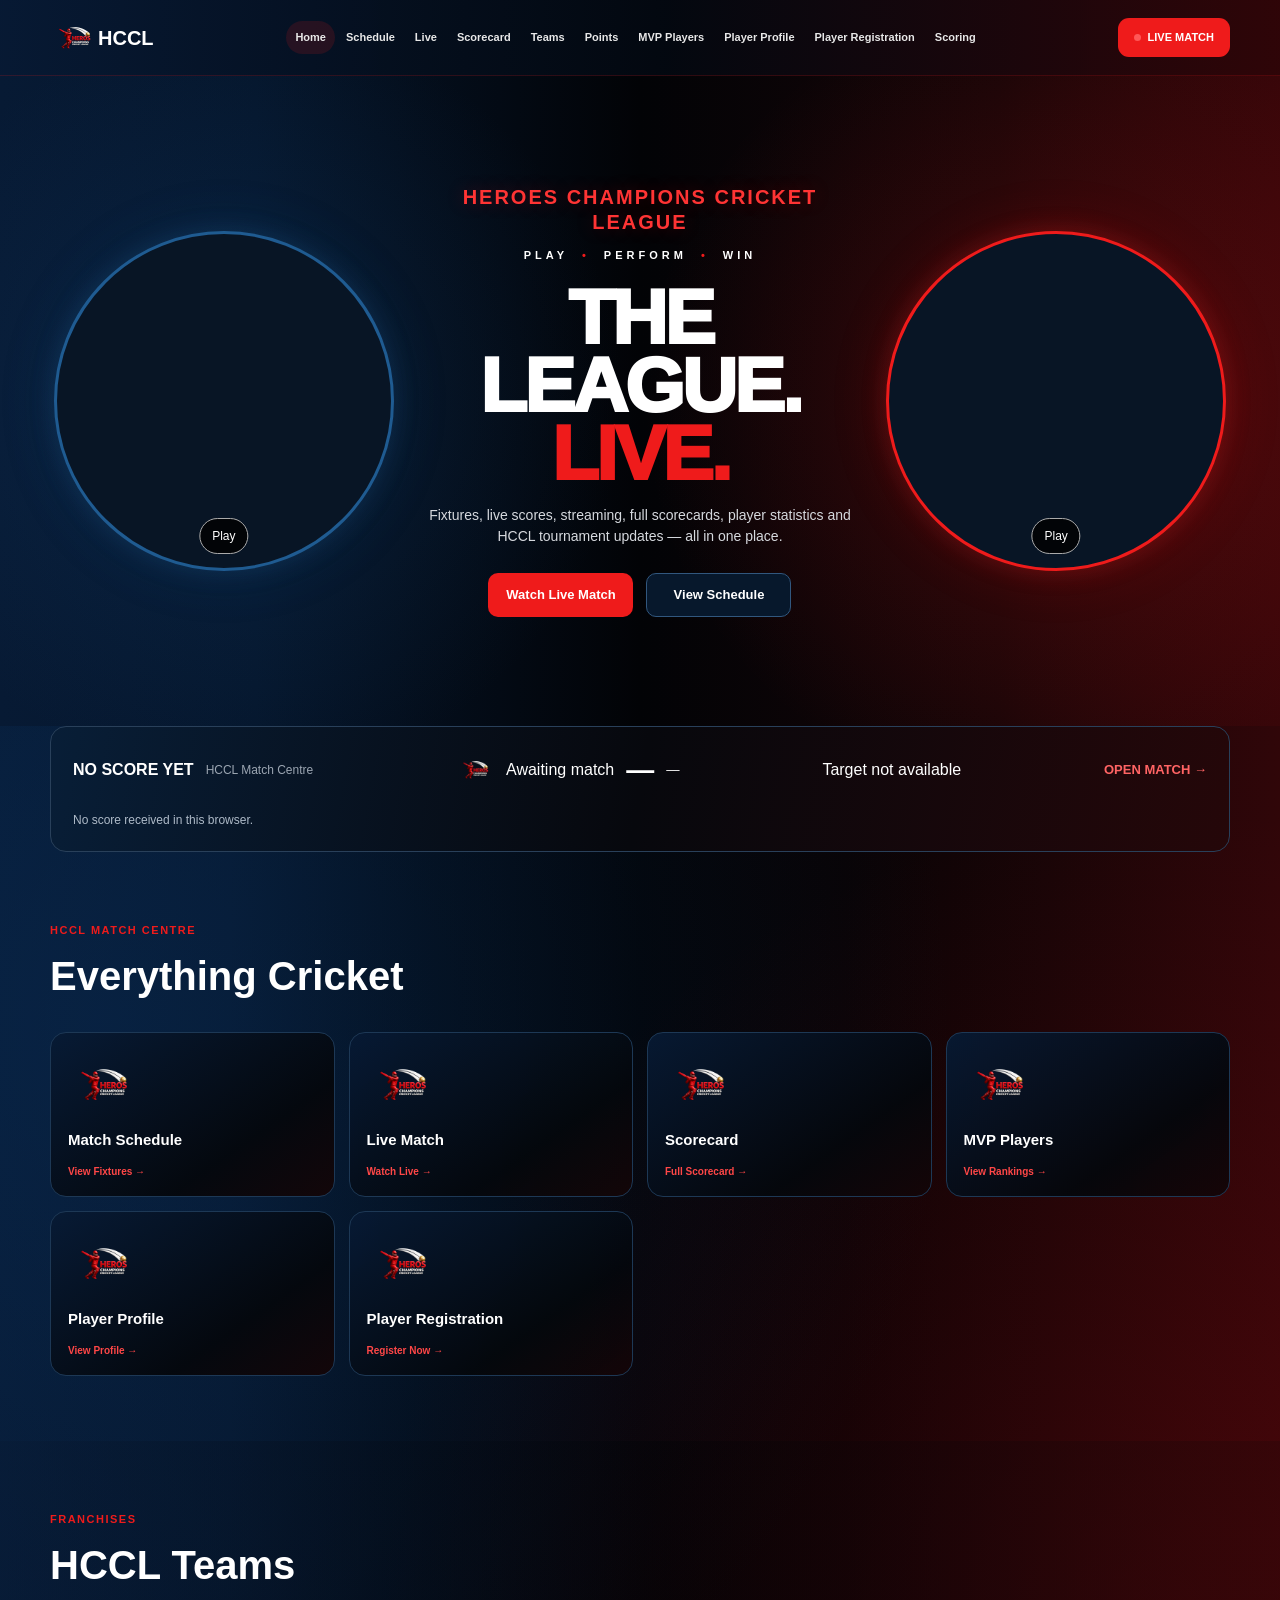
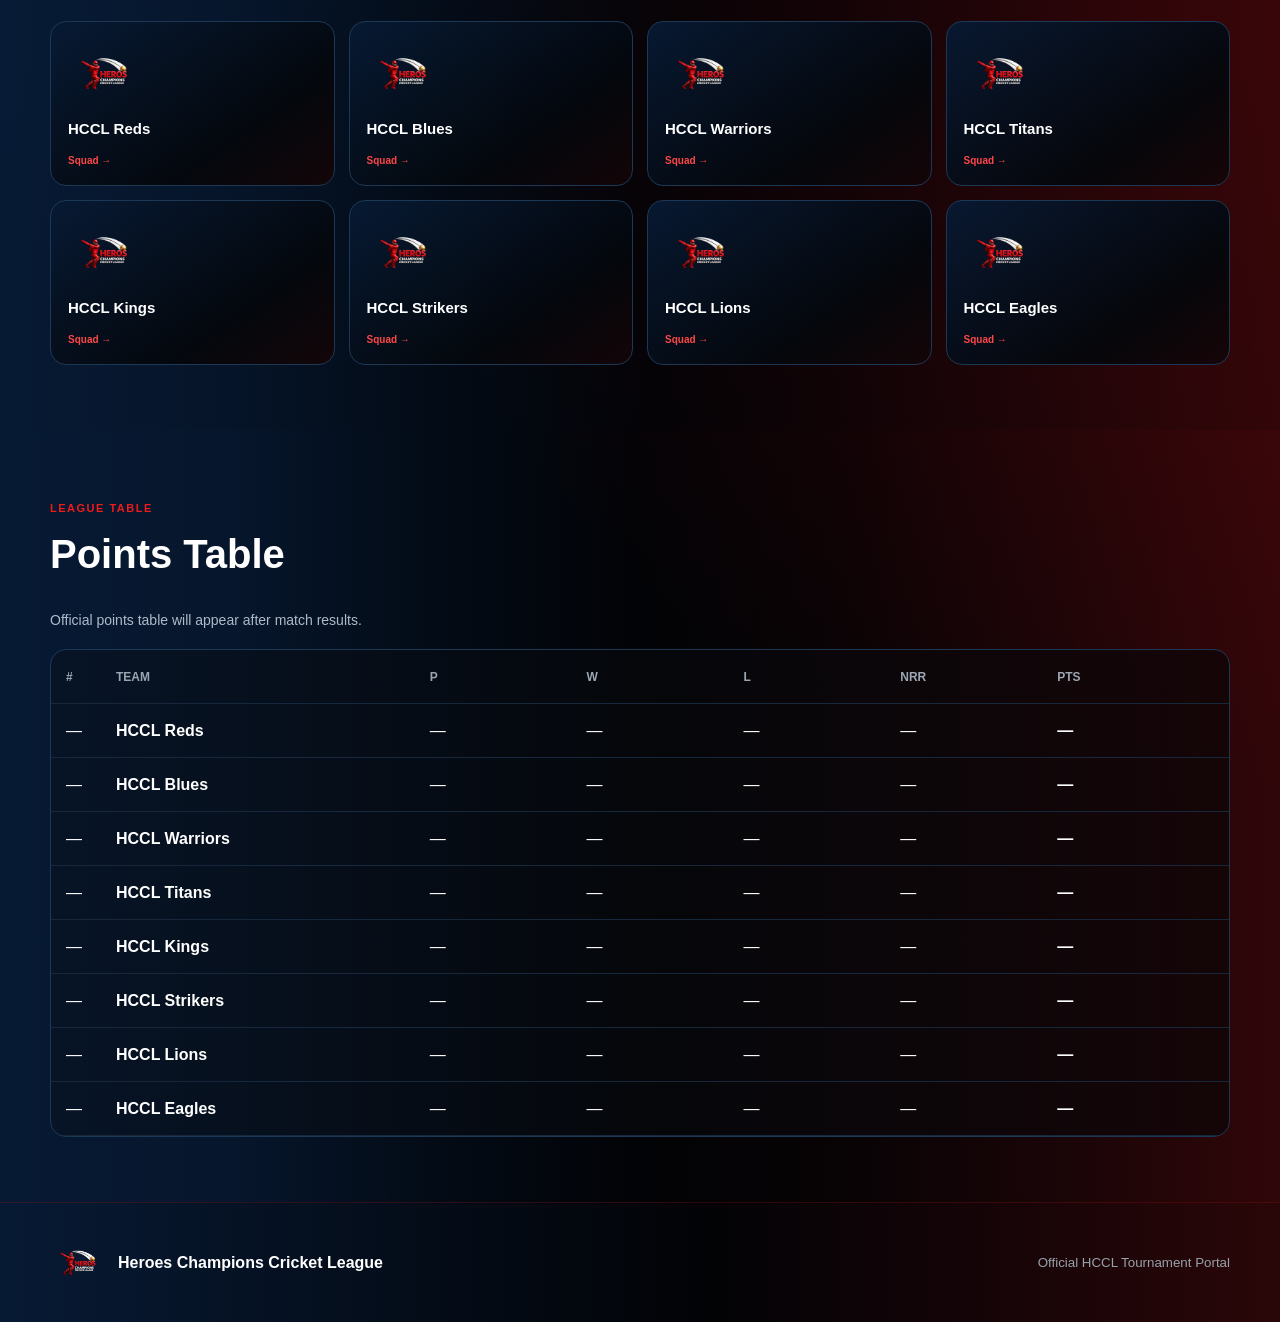
<file: index.html>
<!doctype html>
<html lang="en">
<head>
<meta charset="utf-8">
<meta name="viewport" content="width=device-width,initial-scale=1">
<title>HCCL — Heroes Champions Cricket League</title>

<style>
:root{
  --navy:#071a34;
  --red:#ef1b1b;
  --muted:#9ca6b2;
  --max:1180px;
}

*{
  box-sizing:border-box;
  margin:0;
  padding:0;
}

html{
  scroll-behavior:smooth;
}

body{
  min-height:100vh;
  font-family:Arial,Helvetica,sans-serif;
  color:#fff;
  line-height:1.5;
  overflow-x:hidden;
  background:
    radial-gradient(circle at 8% 35%,rgba(10,55,105,.30),transparent 38%),
    radial-gradient(circle at 92% 55%,rgba(150,5,12,.22),transparent 40%),
    linear-gradient(
      90deg,
      #071a34 0%,
      #06162c 18%,
      #030b16 34%,
      #020306 50%,
      #080305 66%,
      #190507 82%,
      #300609 100%
    );
}

a{
  color:inherit;
  text-decoration:none;
}

img,
video{
  display:block;
  max-width:100%;
}

button{
  font-family:inherit;
}

section[id]{
  scroll-margin-top:95px;
}

.nav{
  position:sticky;
  top:0;
  z-index:1000;
  min-height:76px;
  display:flex;
  align-items:center;
  justify-content:space-between;
  gap:14px;
  padding:7px max(16px,calc((100% - var(--max))/2));
  background:linear-gradient(
    90deg,
    rgba(7,26,52,.97),
    rgba(3,8,16,.97) 52%,
    rgba(47,5,8,.97)
  );
  border-bottom:1px solid rgba(239,27,27,.18);
}

.logo{
  display:flex;
  align-items:center;
  white-space:nowrap;
}

.logo img{
  width:48px;
  height:48px;
  object-fit:contain;
}

.logo span{
  font-size:20px;
  font-weight:900;
}

.nav nav{
  flex:1;
  display:flex;
  align-items:center;
  justify-content:center;
  gap:2px;
}

.nav nav a{
  padding:8px 9px;
  border-radius:999px;
  color:#e8e8e8;
  font-size:11px;
  font-weight:800;
  white-space:nowrap;
}

.nav nav a:hover,
.nav nav a.active{
  background:rgba(239,27,27,.14);
}

.live-nav{
  display:inline-flex;
  align-items:center;
  gap:7px;
  padding:11px 16px;
  border-radius:11px;
  background:#ef1b1b;
  font-size:11px;
  font-weight:900;
  white-space:nowrap;
}

.live-nav i{
  width:7px;
  height:7px;
  border-radius:50%;
  background:#ff5757;
}

.menu-toggle{
  display:none;
  color:#fff;
  background:#10243a;
  border:1px solid #31577e;
  border-radius:9px;
  padding:10px 14px;
  min-height:44px;
  font-size:15px;
  cursor:pointer;
}

.hero{
  min-height:650px;
  display:grid;
  grid-template-columns:
    minmax(0,1fr)
    minmax(0,1.25fr)
    minmax(0,1fr);
  align-items:center;
  gap:25px;
  padding:52px max(20px,calc((100% - var(--max))/2));
  overflow:hidden;
  background:
    radial-gradient(circle at 19% 50%,rgba(20,67,116,.27),transparent 35%),
    radial-gradient(circle at 82% 50%,rgba(239,27,27,.20),transparent 37%),
    linear-gradient(
      90deg,
      #071a34 0%,
      #05162c 20%,
      #020306 50%,
      #160507 78%,
      #380609 100%
    );
}

.hero-side{
  min-width:0;
  min-height:430px;
  display:flex;
  align-items:center;
  justify-content:center;
}

.hero-circle{
  position:relative;
  width:min(100%,340px);
  aspect-ratio:1/1;
  overflow:hidden;
  border-radius:50%;
  display:flex;
  align-items:center;
  justify-content:center;
  background:#081525;
}

.hero-circle video{
  position:absolute;
  inset:0;
  width:100%;
  height:100%;
  min-width:100%;
  min-height:100%;
  max-width:none;
  object-fit:cover;
  object-position:center;
  border-radius:50%;
  clip-path:circle(49.9% at 50% 50%);
  transform:scale(1.01);
}

.trophy-circle{
  border:3px solid #1f5b91;
  box-shadow:
    0 0 25px rgba(31,91,145,.28),
    0 0 60px rgba(31,91,145,.14);
}

.league-circle{
  border:3px solid #ef1b1b;
  box-shadow:
    0 0 25px rgba(239,27,27,.25),
    0 0 60px rgba(239,27,27,.13);
}

.video-toggle{
  position:absolute;
  bottom:14px;
  left:50%;
  transform:translateX(-50%);
  z-index:2;
  color:#fff;
  background:rgba(0,0,0,.8);
  border:1px solid #aaa;
  border-radius:20px;
  padding:6px 12px;
  min-height:36px;
  cursor:pointer;
  font-size:12px;
}

.video-toggle[hidden]{
  display:none;
}

.hero-center{
  position:relative;
  z-index:3;
  min-width:0;
  display:flex;
  flex-direction:column;
  align-items:center;
  justify-content:center;
  text-align:center;
}

.hero-main-tag{
  color:#ff3434;
  font-size:20px;
  font-weight:900;
  letter-spacing:2px;
  line-height:1.25;
  text-shadow:0 0 18px rgba(239,27,27,.28);
}

.hero-tagline{
  margin:12px 0 17px;
  color:#fff;
  font-size:11px;
  font-weight:900;
  letter-spacing:4px;
}

.hero-tagline i{
  color:#ef1b1b;
  font-style:normal;
  margin:0 7px;
}

.hero-center h1{
  margin:4px 0 18px;
  font-size:clamp(52px,6vw,86px);
  line-height:.88;
  letter-spacing:-3px;
  font-weight:1000;
}

.hero-center h1 em{
  color:#ef1b1b;
  font-style:normal;
}

.hero-center p{
  max-width:540px;
  color:#d6d9de;
  font-size:14px;
}

.hero-actions{
  margin-top:26px;
  display:flex;
  gap:13px;
  justify-content:center;
}

.primary,
.secondary{
  min-width:145px;
  min-height:44px;
  display:inline-flex;
  align-items:center;
  justify-content:center;
  padding:0 17px;
  border-radius:10px;
  font-size:13px;
  font-weight:900;
}

.primary{
  background:#ef1b1b;
}

.secondary{
  background:#07182c;
  border:1px solid #31577e;
}

.live-strip{
  width:min(1180px,calc(100% - 32px));
  margin:0 auto;
  display:flex;
  gap:20px;
  align-items:center;
  justify-content:space-between;
  padding:22px;
  border:1px solid #29405a;
  border-radius:16px;
  background:linear-gradient(100deg,#081e37,#07080d,#250709);
  flex-wrap:wrap;
}

.live-title,
.live-team{
  display:flex;
  gap:12px;
  align-items:center;
  flex-wrap:wrap;
}

.live-title small{
  color:#9ca6b2;
  font-size:12px;
}

.live-team img{
  width:38px;
  height:38px;
  object-fit:contain;
}

.live-team strong{
  font-size:28px;
}

.live-strip>a{
  color:#ff6464;
  font-size:13px;
  font-weight:900;
}

.live-note{
  flex-basis:100%;
  color:#aebac8;
  font-size:12px;
}

.section{
  width:min(var(--max),calc(100% - 32px));
  margin:auto;
  padding:65px 0;
}

.section.dark{
  width:100%;
  max-width:none;
  padding-left:max(16px,calc((100% - var(--max))/2));
  padding-right:max(16px,calc((100% - var(--max))/2));
  background:linear-gradient(
    90deg,
    rgba(7,26,52,.48),
    rgba(2,3,6,.45) 52%,
    rgba(42,6,8,.45)
  );
}

.section-head{
  margin-bottom:26px;
}

.section-head .tag{
  color:#ef1b1b;
  font-size:11px;
  font-weight:900;
  letter-spacing:1.5px;
}

.section-head h2{
  margin-top:5px;
  font-size:clamp(28px,4vw,40px);
}

.teams{
  display:grid;
  grid-template-columns:repeat(4,1fr);
  gap:14px;
}

.team-card{
  min-height:165px;
  display:flex;
  flex-direction:column;
  justify-content:flex-end;
  align-items:flex-start;
  padding:17px;
  gap:8px;
  border:1px solid #1d3855;
  border-radius:16px;
  background:linear-gradient(
    145deg,
    rgba(7,26,52,.94),
    rgba(4,7,12,.95) 68%,
    rgba(20,5,7,.94)
  );
  transition:.2s ease;
}

.team-card:hover{
  transform:translateY(-3px);
  border-color:#e83a3a;
}

.team-card img{
  width:70px;
  height:70px;
  object-fit:contain;
  margin-bottom:auto;
}

.team-card b{
  font-size:15px;
}

.team-card span{
  margin-top:5px;
  color:#ff4747;
  font-size:10px;
  font-weight:900;
}

.standings-note{
  color:#aebac8;
  font-size:14px;
  margin-bottom:18px;
}

.points{
  overflow-x:auto;
  border:1px solid #1d3855;
  border-radius:16px;
  background:linear-gradient(
    90deg,
    rgba(7,20,38,.95),
    rgba(5,7,11,.95),
    rgba(20,5,7,.95)
  );
}

.points>div{
  min-height:54px;
  min-width:640px;
  display:grid;
  grid-template-columns:
    50px
    minmax(170px,2fr)
    repeat(5,minmax(60px,1fr));
  align-items:center;
  padding:0 15px;
  border-bottom:1px solid #17283d;
}

.pt-head{
  color:#9ca6b2;
  font-size:12px;
  font-weight:900;
}

footer{
  min-height:120px;
  display:flex;
  align-items:center;
  gap:14px;
  padding:24px max(20px,calc((100% - var(--max))/2));
  background:linear-gradient(90deg,#071a34,#020306 55%,#2a0608);
  border-top:1px solid rgba(239,27,27,.18);
  color:#98a1ab;
}

footer img{
  width:54px;
}

footer span{
  color:#fff;
  font-weight:900;
}

footer small{
  margin-left:auto;
}

@media(max-width:1250px){
  .nav{
    flex-wrap:wrap;
    padding:10px 18px;
  }

  .menu-toggle{
    display:block;
    margin-left:auto;
  }

  .nav nav{
    display:none;
    flex-basis:100%;
    order:4;
    flex-wrap:wrap;
    justify-content:flex-start;
    padding:10px 0;
  }

  .nav nav.open{
    display:flex;
  }

  .nav nav a{
    font-size:14px;
    padding:12px;
  }

  .hero{
    padding:48px 24px;
    gap:20px;
    min-height:580px;
  }

  .hero-side{
    min-height:300px;
  }
}

@media(max-width:760px){
  .nav{
    gap:10px;
    padding:10px 14px;
  }

  .logo img{
    width:42px;
    height:42px;
  }

  .logo span{
    font-size:21px;
  }

  .live-nav{
    display:none;
  }

  .hero{
    grid-template-columns:repeat(2,minmax(0,1fr));
    grid-template-areas:
      "title title"
      "trophy league";
    gap:28px 18px;
    padding:38px 18px 44px;
    min-height:0;
  }

  .hero-center{
    grid-area:title;
  }

  .trophy-side{
    grid-area:trophy;
  }

  .league-side{
    grid-area:league;
  }

  .hero-side{
    min-height:0;
  }

  .hero-circle{
    width:min(100%,230px);
  }

  .hero-main-tag{
    font-size:15px;
    letter-spacing:1.2px;
  }

  .hero-tagline{
    font-size:11px;
    letter-spacing:2.5px;
    margin:10px 0;
  }

  .hero-center h1{
    font-size:clamp(58px,14vw,82px);
    line-height:.94;
    letter-spacing:-2px;
    margin:12px 0 20px;
  }

  .hero-center p{
    font-size:14px;
    line-height:1.65;
  }

  .hero-actions{
    margin-top:22px;
    width:100%;
    gap:10px;
  }

  .primary,
  .secondary{
    flex:1;
    max-width:220px;
    min-width:0;
    min-height:46px;
    padding:12px 10px;
    font-size:13px;
  }

  .teams{
    grid-template-columns:repeat(2,minmax(0,1fr));
  }

  .team-card{
    padding:16px;
    min-width:0;
  }

  .section{
    padding:42px 0;
  }

  .live-strip{
    padding:18px;
  }

  .live-title{
    flex-basis:100%;
  }

  footer{
    padding:24px 16px;
    flex-wrap:wrap;
  }

  footer small{
    flex-basis:100%;
    margin-left:0;
  }
}

@media(max-width:360px){
  .hero{
    padding-left:14px;
    padding-right:14px;
    gap:24px 12px;
  }

  .hero-main-tag{
    font-size:13px;
  }

  .hero-center h1{
    font-size:56px;
  }

  .primary,
  .secondary{
    font-size:12px;
  }
}
</style>
</head>

<body>

<header class="nav">
  <a class="logo" href="index.html">
    <img src="hccl-logo.png" alt="HCCL Logo">
    <span>HCCL</span>
  </a>

  <button
    class="menu-toggle"
    id="menuToggle"
    type="button"
    aria-expanded="false">
    ☰ Menu
  </button>

  <nav id="mainNav">
    <a class="active" href="index.html">Home</a>
    <a href="schedule.html">Schedule</a>
    <a href="match.html">Live</a>
    <a href="match.html#scorecard">Scorecard</a>
    <a href="#teams">Teams</a>
    <a href="#table">Points</a>
    <a href="players.html">MVP Players</a>
    <a href="player-profile.html?id=1">Player Profile</a>
    <a href="registration.html">Player Registration</a>
    <a href="scorer.html">Scoring</a>
  </nav>

  <a class="live-nav" href="match.html">
    <i></i>
    LIVE MATCH
  </a>
</header>

<main>

<section class="hero">

  <div class="hero-side trophy-side">
    <div class="hero-circle trophy-circle">
      <video
        src="TROPHY.mp4"
        autoplay
        muted
        loop
        playsinline
        preload="metadata">
      </video>

      <button class="video-toggle" type="button" hidden>
        Play
      </button>
    </div>
  </div>

  <div class="hero-center">
    <span class="hero-main-tag">
      HEROES CHAMPIONS CRICKET LEAGUE
    </span>

    <div class="hero-tagline">
      PLAY <i>•</i> PERFORM <i>•</i> WIN
    </div>

    <h1>
      THE<br>
      LEAGUE.<br>
      <em>LIVE.</em>
    </h1>

    <p>
      Fixtures, live scores, streaming, full scorecards,
      player statistics and HCCL tournament updates —
      all in one place.
    </p>

    <div class="hero-actions">
      <a class="primary" href="match.html">
        Watch Live Match
      </a>

      <a class="secondary" href="schedule.html">
        View Schedule
      </a>
    </div>
  </div>

  <div class="hero-side league-side">
    <div class="hero-circle league-circle">
      <video
        src="hccl-logo-animated.mp4"
        autoplay
        muted
        loop
        playsinline
        preload="metadata">
      </video>

      <button class="video-toggle" type="button" hidden>
        Play
      </button>
    </div>
  </div>

</section>

<section class="live-strip">
  <div class="live-title">
    <b id="scoreStatus">NO SCORE YET</b>
    <small>HCCL Match Centre</small>
  </div>

  <div class="live-team">
    <img src="hccl-logo.png" alt="HCCL">
    <span id="scoreTeam">Awaiting match</span>
    <strong id="scoreRuns">—</strong>
    <small id="scoreOvers">—</small>
  </div>

  <div id="scoreTarget">Target not available</div>

  <a href="match.html">OPEN MATCH →</a>

  <p class="live-note" id="scoreNote">
    No score received in this browser.
  </p>
</section>

<section class="section">
  <div class="section-head">
    <span class="tag">HCCL MATCH CENTRE</span>
    <h2>Everything Cricket</h2>
  </div>

  <div class="teams">
    <a class="team-card" href="schedule.html">
      <img src="hccl-logo.png" alt="Schedule">
      <b>Match Schedule</b>
      <span>View Fixtures →</span>
    </a>

    <a class="team-card" href="match.html">
      <img src="hccl-logo.png" alt="Live Match">
      <b>Live Match</b>
      <span>Watch Live →</span>
    </a>

    <a class="team-card" href="match.html#scorecard">
      <img src="hccl-logo.png" alt="Scorecard">
      <b>Scorecard</b>
      <span>Full Scorecard →</span>
    </a>

    <a class="team-card" href="players.html">
      <img src="hccl-logo.png" alt="MVP Players">
      <b>MVP Players</b>
      <span>View Rankings →</span>
    </a>

    <a class="team-card" href="player-profile.html?id=1">
      <img src="hccl-logo.png" alt="Player Profile">
      <b>Player Profile</b>
      <span>View Profile →</span>
    </a>

    <a class="team-card" href="registration.html">
      <img src="hccl-logo.png" alt="Player Registration">
      <b>Player Registration</b>
      <span>Register Now →</span>
    </a>
  </div>
</section>

<section id="teams" class="section dark">
  <div class="section-head">
    <span class="tag">FRANCHISES</span>
    <h2>HCCL Teams</h2>
  </div>

  <div class="teams">
    <a class="team-card" href="team.html?team=reds">
      <img src="hccl-logo.png" alt="HCCL Reds">
      <b>HCCL Reds</b>
      <span>Squad →</span>
    </a>

    <a class="team-card" href="team.html?team=blues">
      <img src="hccl-logo.png" alt="HCCL Blues">
      <b>HCCL Blues</b>
      <span>Squad →</span>
    </a>

    <a class="team-card" href="team.html?team=warriors">
      <img src="hccl-logo.png" alt="HCCL Warriors">
      <b>HCCL Warriors</b>
      <span>Squad →</span>
    </a>

    <a class="team-card" href="team.html?team=titans">
      <img src="hccl-logo.png" alt="HCCL Titans">
      <b>HCCL Titans</b>
      <span>Squad →</span>
    </a>

    <a class="team-card" href="team.html?team=kings">
      <img src="hccl-logo.png" alt="HCCL Kings">
      <b>HCCL Kings</b>
      <span>Squad →</span>
    </a>

    <a class="team-card" href="team.html?team=strikers">
      <img src="hccl-logo.png" alt="HCCL Strikers">
      <b>HCCL Strikers</b>
      <span>Squad →</span>
    </a>

    <a class="team-card" href="team.html?team=lions">
      <img src="hccl-logo.png" alt="HCCL Lions">
      <b>HCCL Lions</b>
      <span>Squad →</span>
    </a>

    <a class="team-card" href="team.html?team=eagles">
      <img src="hccl-logo.png" alt="HCCL Eagles">
      <b>HCCL Eagles</b>
      <span>Squad →</span>
    </a>
  </div>
</section>

<section id="table" class="section">
  <div class="section-head">
    <span class="tag">LEAGUE TABLE</span>
    <h2>Points Table</h2>
  </div>

  <p class="standings-note">
    Official points table will appear after match results.
  </p>

  <div class="points">
    <div class="pt-head">
      <span>#</span>
      <span>TEAM</span>
      <span>P</span>
      <span>W</span>
      <span>L</span>
      <span>NRR</span>
      <span>PTS</span>
    </div>

    <div>
      <span>—</span>
      <span><b>HCCL Reds</b></span>
      <span>—</span><span>—</span><span>—</span>
      <span>—</span><strong>—</strong>
    </div>

    <div>
      <span>—</span>
      <span><b>HCCL Blues</b></span>
      <span>—</span><span>—</span><span>—</span>
      <span>—</span><strong>—</strong>
    </div>

    <div>
      <span>—</span>
      <span><b>HCCL Warriors</b></span>
      <span>—</span><span>—</span><span>—</span>
      <span>—</span><strong>—</strong>
    </div>

    <div>
      <span>—</span>
      <span><b>HCCL Titans</b></span>
      <span>—</span><span>—</span><span>—</span>
      <span>—</span><strong>—</strong>
    </div>

    <div>
      <span>—</span>
      <span><b>HCCL Kings</b></span>
      <span>—</span><span>—</span><span>—</span>
      <span>—</span><strong>—</strong>
    </div>

    <div>
      <span>—</span>
      <span><b>HCCL Strikers</b></span>
      <span>—</span><span>—</span><span>—</span>
      <span>—</span><strong>—</strong>
    </div>

    <div>
      <span>—</span>
      <span><b>HCCL Lions</b></span>
      <span>—</span><span>—</span><span>—</span>
      <span>—</span><strong>—</strong>
    </div>

    <div>
      <span>—</span>
      <span><b>HCCL Eagles</b></span>
      <span>—</span><span>—</span><span>—</span>
      <span>—</span><strong>—</strong>
    </div>
  </div>
</section>

</main>

<footer>
  <img src="hccl-logo.png" alt="HCCL Logo">
  <span>Heroes Champions Cricket League</span>
  <small>Official HCCL Tournament Portal</small>
</footer>

<script>
const menu = document.getElementById("menuToggle");
const nav = document.getElementById("mainNav");

menu.addEventListener("click", function(){
  const open = nav.classList.toggle("open");
  menu.setAttribute("aria-expanded", String(open));
});

nav.querySelectorAll("a").forEach(function(link){
  link.addEventListener("click", function(){
    nav.classList.remove("open");
    menu.setAttribute("aria-expanded","false");
  });
});

function readScore(key){
  try{
    const value = JSON.parse(localStorage.getItem(key));

    if(value && typeof value === "object" && !Array.isArray(value)){
      return value;
    }
  }catch(error){}

  return null;
}

function setText(id,value){
  document.getElementById(id).textContent = value;
}

function safeNumber(value){
  const number = Number(value);
  return Number.isFinite(number) && number >= 0 ? number : 0;
}

function updateScore(){
  const current = readScore("HCCL_LIVE_SCORE");

  const score =
    current ||
    readScore("hccl_state") ||
    readScore("hccl_v4_state");

  if(!score){
    setText("scoreStatus","NO SCORE YET");
    setText("scoreTeam","Awaiting match");
    setText("scoreRuns","—");
    setText("scoreOvers","—");
    setText("scoreTarget","Target not available");
    setText("scoreNote","No score received in this browser.");
    return;
  }

  const team = current
    ? score.team
    : score.teamA || score.battingTeamName || score.teamAName;

  setText(
    "scoreTeam",
    typeof team === "string" && team.trim()
      ? team
      : "Batting team"
  );

  const runs = safeNumber(score.runs ?? score.totalRuns);
  const wickets = safeNumber(score.wickets ?? score.wkts);

  setText("scoreRuns",runs + "/" + wickets);

  const balls = safeNumber(score.legalBalls ?? score.balls);

  const overs = String(
    score.overs ??
    score.currentOvers ??
    (Math.floor(balls / 6) + "." + (balls % 6))
  );

  setText(
    "scoreOvers",
    /^\d+(\.[0-5])?$/.test(overs)
      ? overs + " OV"
      : "—"
  );

  const target = safeNumber(score.target);

  setText(
    "scoreTarget",
    target > 0 ? "Target " + target : "Target not available"
  );

  setText("scoreStatus","LAST RECEIVED SCORE");

  setText(
    "scoreNote",
    "Saved score from this browser."
  );
}

updateScore();
window.addEventListener("storage",updateScore);
setInterval(updateScore,1000);

document.querySelectorAll(".hero-circle").forEach(function(circle){
  const video = circle.querySelector("video");
  const button = circle.querySelector("button");

  video.muted = true;

  function showPlay(){
    button.hidden = false;
    button.textContent = "Play";
  }

  function showPause(){
    button.hidden = false;
    button.textContent = "Pause";
  }

  button.addEventListener("click",function(){
    if(video.paused){
      video.play().catch(showPlay);
    }else{
      video.pause();
    }
  });

  video.addEventListener("playing",showPause);
  video.addEventListener("pause",showPlay);

  const playPromise = video.play();

  if(playPromise){
    playPromise.catch(showPlay);
  }
});
</script>

</body>
</html>
</file>
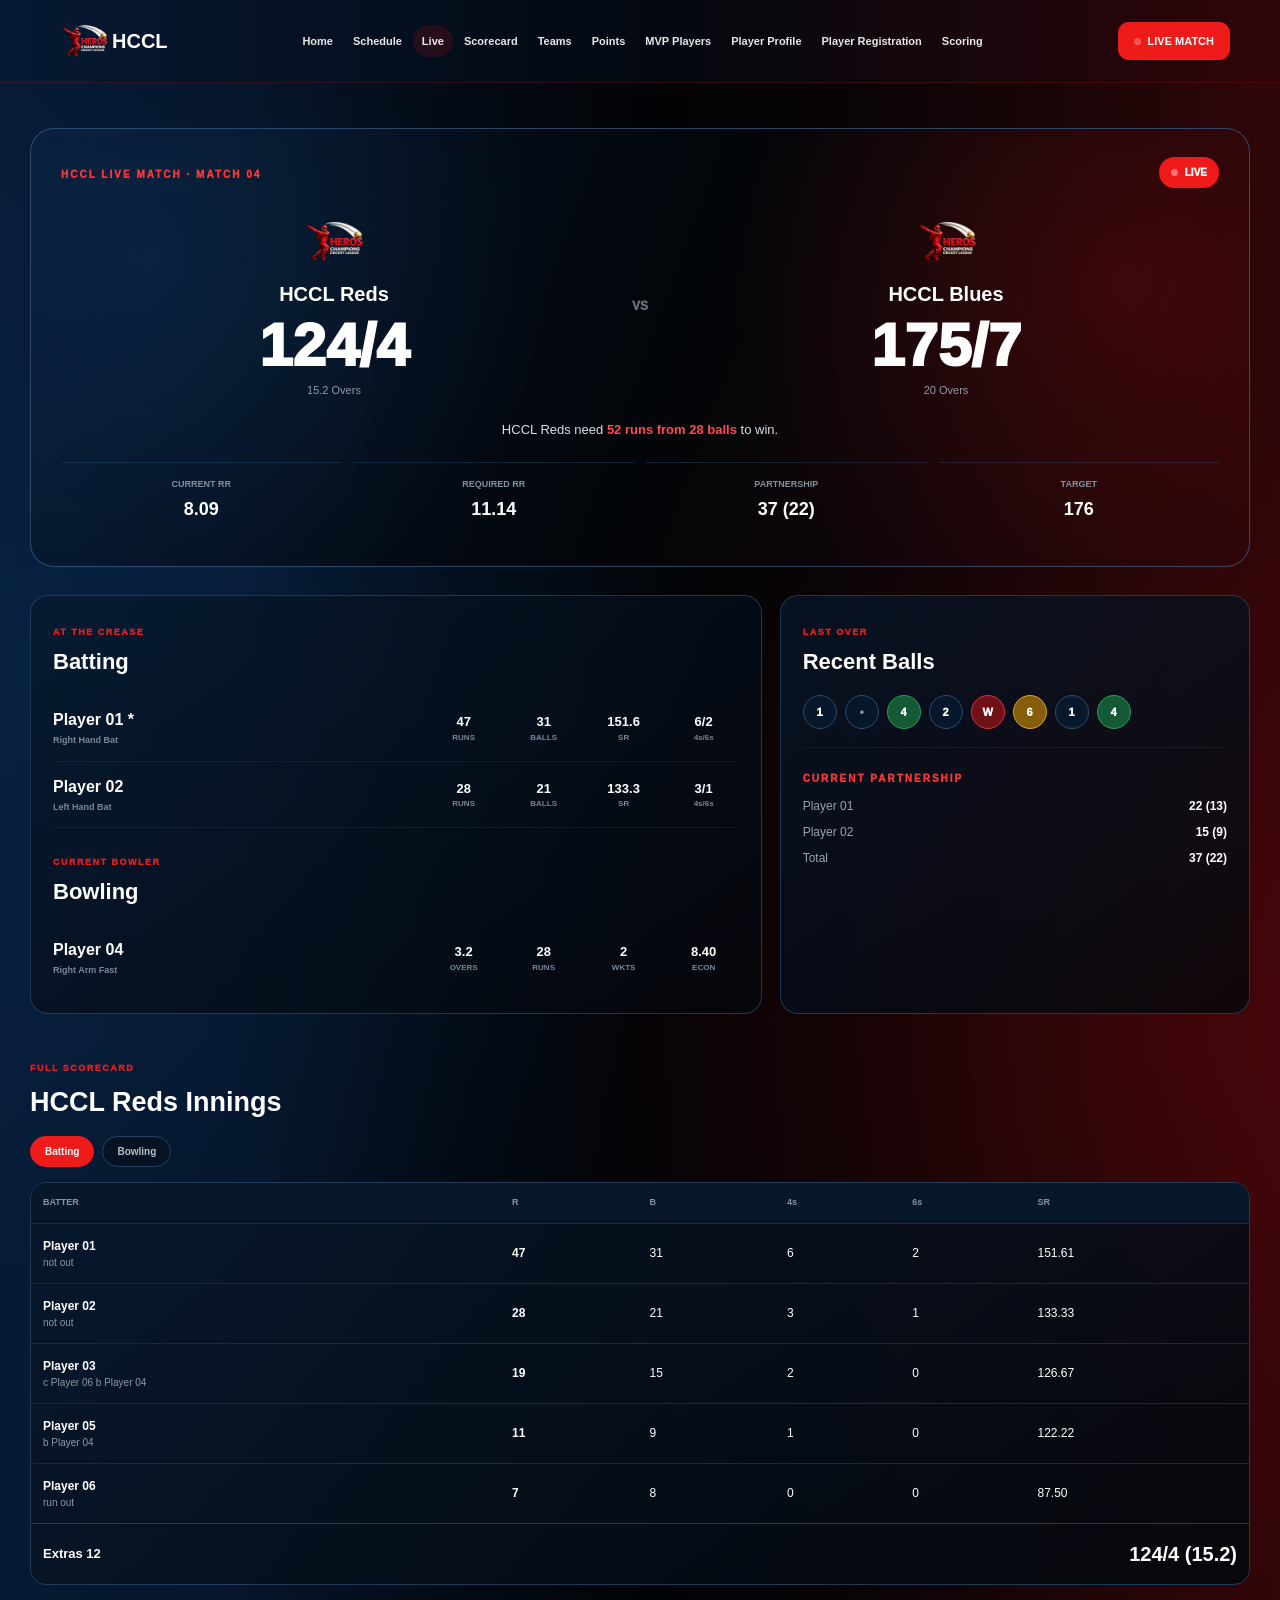
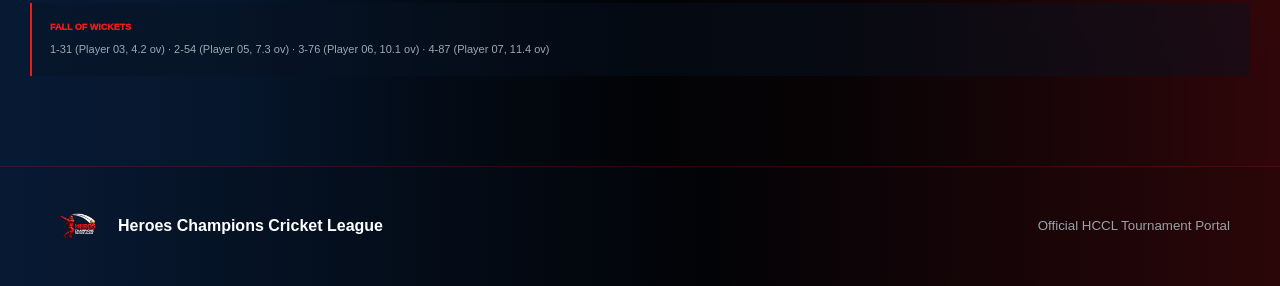
<file: match.html>
<!doctype html>
<html lang="en">
<head>
<meta charset="utf-8">
<meta name="viewport" content="width=device-width,initial-scale=1">

<title>HCCL — Live Match</title>

<link rel="stylesheet" href="site.css">

<style>

/* =====================================================
   PAGE
===================================================== */

.match-page{
  width:min(1220px,calc(100% - 30px));
  margin:auto;
  padding:45px 0 90px;
}


/* =====================================================
   LIVE HERO
===================================================== */

.live-match-hero{
  position:relative;
  overflow:hidden;

  padding:28px 30px;

  border:1px solid rgba(57,99,140,.70);
  border-radius:24px;

  background:
    radial-gradient(
      circle at 10% 30%,
      rgba(25,84,143,.22),
      transparent 35%
    ),
    radial-gradient(
      circle at 90% 35%,
      rgba(239,27,27,.17),
      transparent 35%
    ),
    linear-gradient(
      110deg,
      rgba(7,26,52,.92),
      rgba(2,5,9,.97) 52%,
      rgba(36,5,8,.88)
    );
}

.live-top{
  display:flex;
  justify-content:space-between;
  align-items:center;
  gap:15px;
}

.live-kicker{
  color:#ff3434;
  font-size:10px;
  font-weight:1000;
  letter-spacing:2px;
}

.live-pill{
  display:inline-flex;
  align-items:center;
  gap:7px;

  padding:8px 12px;

  border-radius:999px;

  background:#ef1b1b;

  font-size:10px;
  font-weight:1000;
}

.live-dot{
  width:7px;
  height:7px;
  border-radius:50%;
  background:#ff7575;
}


/* SCORE HERO */

.score-hero{
  display:grid;
  grid-template-columns:1fr auto 1fr;
  align-items:center;
  gap:25px;

  margin-top:25px;
}

.score-team{
  text-align:center;
}

.score-team img{
  width:85px;
  margin:0 auto 9px;
}

.score-team h2{
  font-size:20px;
}

.score-big{
  margin-top:7px;

  font-size:clamp(38px,5vw,60px);
  font-weight:1000;
  line-height:1;
}

.score-overs{
  color:#8f9ba7;
  font-size:11px;
  margin-top:6px;
}

.score-vs{
  color:#66717d;
  font-size:12px;
  font-weight:1000;
}


/* MATCH MESSAGE */

.match-message{
  margin-top:22px;
  text-align:center;

  color:#d8e0e8;

  font-size:13px;
}

.match-message strong{
  color:#ff4b4b;
}


/* =====================================================
   MATCH METRICS
===================================================== */

.match-metrics{
  display:grid;
  grid-template-columns:repeat(4,1fr);
  gap:12px;

  margin-top:22px;
}

.metric{
  padding:15px;

  text-align:center;

  border-top:1px solid rgba(67,111,152,.28);
}

.metric small{
  display:block;
  color:#81909f;
  font-size:9px;
  font-weight:900;
}

.metric strong{
  display:block;
  margin-top:5px;
  font-size:18px;
}


/* =====================================================
   CURRENT PLAY
===================================================== */

.live-grid{
  display:grid;
  grid-template-columns:1.4fr .9fr;
  gap:18px;

  margin-top:28px;
}

.open-panel{
  border:1px solid rgba(51,92,131,.55);
  border-radius:18px;

  padding:22px;

  background:
    linear-gradient(
      145deg,
      rgba(7,24,44,.75),
      rgba(4,7,12,.80)
    );
}

.panel-head{
  display:flex;
  justify-content:space-between;
  align-items:end;
  gap:15px;
  margin-bottom:17px;
}

.panel-head span{
  color:#ef1b1b;
  font-size:9px;
  font-weight:1000;
  letter-spacing:1.5px;
}

.panel-head h3{
  margin-top:3px;
  font-size:22px;
}


/* CURRENT BATTERS */

.current-player{
  display:grid;
  grid-template-columns:1fr repeat(4,70px);
  align-items:center;
  gap:10px;

  padding:13px 0;

  border-bottom:1px solid rgba(48,78,108,.24);
}

.current-player:last-child{
  border-bottom:0;
}

.player-name{
  font-weight:900;
}

.player-name a{
  color:#fff;
}

.player-name small{
  display:block;
  color:#778898;
  font-size:9px;
  margin-top:2px;
}

.current-player b{
  text-align:center;
  font-size:13px;
}

.current-player b small{
  display:block;
  color:#778898;
  font-size:8px;
  font-weight:900;
}


/* BOWLER */

.bowler-line{
  display:grid;
  grid-template-columns:1fr repeat(4,70px);
  align-items:center;
  gap:10px;

  padding:13px 0;
}

.bowler-line b{
  text-align:center;
  font-size:13px;
}

.bowler-line b small{
  display:block;
  color:#778898;
  font-size:8px;
}


/* RECENT BALLS */

.recent-balls{
  display:flex;
  flex-wrap:wrap;
  gap:8px;
}

.ball{
  width:34px;
  height:34px;

  display:flex;
  align-items:center;
  justify-content:center;

  border-radius:50%;

  background:#07182c;
  border:1px solid #2d4c6c;

  font-size:11px;
  font-weight:1000;
}

.ball.four{
  background:#145a35;
  border-color:#2c9a62;
}

.ball.six{
  background:#865e09;
  border-color:#d4a629;
}

.ball.wicket{
  background:#6f1117;
  border-color:#d7313e;
}

.ball.dot{
  color:#8995a2;
}


/* PARTNERSHIP */

.partnership{
  margin-top:18px;
  padding-top:17px;

  border-top:1px solid rgba(48,78,108,.24);
}

.partner-row{
  display:flex;
  justify-content:space-between;
  gap:15px;

  margin-top:8px;

  font-size:12px;
}

.partner-row span{
  color:#98a4b0;
}


/* =====================================================
   SCORECARD
===================================================== */

.scorecard-section{
  margin-top:40px;
  scroll-margin-top:110px;
}

.section-kicker{
  color:#ef1b1b;
  font-size:9px;
  font-weight:1000;
  letter-spacing:1.5px;
}

.section-title{
  margin-top:4px;
  margin-bottom:14px;
  font-size:27px;
}


/* TABS */

.score-tabs{
  display:flex;
  gap:8px;
  flex-wrap:wrap;
  margin-bottom:15px;
}

.score-tab{
  padding:9px 14px;

  border:1px solid #29415e;
  border-radius:999px;

  background:#071323;
  color:#b7c0c9;

  font-size:10px;
  font-weight:900;

  cursor:pointer;
}

.score-tab.active{
  background:#ef1b1b;
  border-color:#ef1b1b;
  color:#fff;
}


/* TABLE */

.score-table-wrap{
  overflow-x:auto;

  border:1px solid #203a58;
  border-radius:16px;

  background:
    linear-gradient(
      145deg,
      rgba(7,24,44,.85),
      rgba(4,7,12,.90)
    );
}

.score-table{
  width:100%;
  min-width:800px;
  border-collapse:collapse;
}

.score-table th{
  text-align:left;

  padding:13px 12px;

  background:#08172a;
  color:#8793a0;

  font-size:9px;
  font-weight:900;
}

.score-table td{
  padding:13px 12px;

  border-top:1px solid #172a40;

  font-size:12px;
}

.score-table td strong{
  color:#fff;
}

.dismissal{
  color:#8c98a4;
  font-size:10px;
}

.player-link{
  color:#fff;
  font-weight:900;
}

.player-link:hover{
  color:#ff4242;
}


/* TOTAL */

.innings-total{
  display:flex;
  justify-content:space-between;
  align-items:center;
  gap:20px;

  padding:15px 12px;

  border-top:1px solid #203a58;

  font-size:13px;
  font-weight:900;
}

.innings-total strong{
  font-size:20px;
}


/* FALL WICKETS */

.fow{
  margin-top:18px;

  padding:18px;

  border-left:2px solid #ef1b1b;

  background:rgba(7,19,35,.45);
}

.fow small{
  display:block;

  color:#ef1b1b;

  font-size:9px;
  font-weight:1000;

  margin-bottom:7px;
}

.fow p{
  color:#9da8b4;
  font-size:11px;
}


/* MOBILE */

@media(max-width:850px){

  .live-grid{
    grid-template-columns:1fr;
  }

  .match-metrics{
    grid-template-columns:repeat(2,1fr);
  }

}

@media(max-width:620px){

  .score-hero{
    grid-template-columns:1fr;
  }

  .score-vs{
    margin:2px 0;
  }

  .current-player,
  .bowler-line{
    grid-template-columns:1.4fr repeat(4,48px);
    gap:5px;
  }

  .current-player b,
  .bowler-line b{
    font-size:11px;
  }

}

</style>
</head>

<body>


<!-- =====================================================
     NAV
===================================================== -->

<header class="nav">

<a class="logo" href="index.html">
  <img src="hccl-logo.png" alt="HCCL">
  <span>HCCL</span>
</a>

<nav>

<a href="index.html">Home</a>
<a href="schedule.html">Schedule</a>
<a class="active" href="match.html">Live</a>
<a href="#scorecard">Scorecard</a>
<a href="index.html#teams">Teams</a>
<a href="index.html#table">Points</a>
<a href="players.html">MVP Players</a>
<a href="player-profile.html?id=1">Player Profile</a>
<a href="registration.html">Player Registration</a>
<a href="scorer.html">Scoring</a>

</nav>

<a class="live-nav" href="match.html">
<i></i>
LIVE MATCH
</a>

</header>


<main class="match-page">


<!-- =====================================================
     LIVE SCORE HERO
===================================================== -->

<section class="live-match-hero">


<div class="live-top">

<div>

<span class="live-kicker">
HCCL LIVE MATCH · MATCH 04
</span>

</div>


<div class="live-pill">

<span class="live-dot"></span>

LIVE

</div>

</div>



<div class="score-hero">


<div class="score-team">

<a href="team.html?team=reds">

<img src="hccl-logo.png" alt="HCCL Reds">

<h2>
HCCL Reds
</h2>

</a>

<div class="score-big">
124/4
</div>

<div class="score-overs">
15.2 Overs
</div>

</div>



<div class="score-vs">
VS
</div>



<div class="score-team">

<a href="team.html?team=blues">

<img src="hccl-logo.png" alt="HCCL Blues">

<h2>
HCCL Blues
</h2>

</a>

<div class="score-big">
175/7
</div>

<div class="score-overs">
20 Overs
</div>

</div>


</div>



<div class="match-message">

HCCL Reds need
<strong>52 runs from 28 balls</strong>
to win.

</div>



<div class="match-metrics">


<div class="metric">
<small>CURRENT RR</small>
<strong>8.09</strong>
</div>


<div class="metric">
<small>REQUIRED RR</small>
<strong>11.14</strong>
</div>


<div class="metric">
<small>PARTNERSHIP</small>
<strong>37 (22)</strong>
</div>


<div class="metric">
<small>TARGET</small>
<strong>176</strong>
</div>


</div>


</section>



<!-- =====================================================
     CURRENT PLAY
===================================================== -->

<section class="live-grid">


<!-- CURRENT BATTERS -->

<div class="open-panel">


<div class="panel-head">

<div>

<span>
AT THE CREASE
</span>

<h3>
Batting
</h3>

</div>

</div>


<div class="current-player">

<div class="player-name">

<a href="player-profile.html?id=1">
Player 01 *
</a>

<small>
Right Hand Bat
</small>

</div>

<b>
47
<small>RUNS</small>
</b>

<b>
31
<small>BALLS</small>
</b>

<b>
151.6
<small>SR</small>
</b>

<b>
6/2
<small>4s/6s</small>
</b>

</div>


<div class="current-player">

<div class="player-name">

<a href="player-profile.html?id=2">
Player 02
</a>

<small>
Left Hand Bat
</small>

</div>

<b>
28
<small>RUNS</small>
</b>

<b>
21
<small>BALLS</small>
</b>

<b>
133.3
<small>SR</small>
</b>

<b>
3/1
<small>4s/6s</small>
</b>

</div>



<div style="margin-top:20px">

<div class="panel-head">

<div>

<span>
CURRENT BOWLER
</span>

<h3>
Bowling
</h3>

</div>

</div>


<div class="bowler-line">

<div class="player-name">

<a href="player-profile.html?id=4">
Player 04
</a>

<small>
Right Arm Fast
</small>

</div>

<b>
3.2
<small>OVERS</small>
</b>

<b>
28
<small>RUNS</small>
</b>

<b>
2
<small>WKTS</small>
</b>

<b>
8.40
<small>ECON</small>
</b>

</div>

</div>


</div>



<!-- RECENT BALLS -->

<div class="open-panel">


<div class="panel-head">

<div>

<span>
LAST OVER
</span>

<h3>
Recent Balls
</h3>

</div>

</div>


<div class="recent-balls">

<div class="ball">
1
</div>

<div class="ball dot">
•
</div>

<div class="ball four">
4
</div>

<div class="ball">
2
</div>

<div class="ball wicket">
W
</div>

<div class="ball six">
6
</div>

<div class="ball">
1
</div>

<div class="ball four">
4
</div>

</div>



<div class="partnership">

<span class="live-kicker">
CURRENT PARTNERSHIP
</span>


<div class="partner-row">

<span>
Player 01
</span>

<strong>
22 (13)
</strong>

</div>


<div class="partner-row">

<span>
Player 02
</span>

<strong>
15 (9)
</strong>

</div>


<div class="partner-row">

<span>
Total
</span>

<strong>
37 (22)
</strong>

</div>


</div>


</div>


</section>



<!-- =====================================================
     SCORECARD
===================================================== -->

<section
id="scorecard"
class="scorecard-section">


<span class="section-kicker">
FULL SCORECARD
</span>

<h2 class="section-title">
HCCL Reds Innings
</h2>



<div class="score-tabs">

<button
class="score-tab active"
data-target="battingTable">

Batting

</button>

<button
class="score-tab"
data-target="bowlingTable">

Bowling

</button>

</div>



<!-- BATTING TABLE -->

<div
class="score-table-wrap"
id="battingTable">


<table class="score-table">


<thead>

<tr>

<th>BATTER</th>
<th>R</th>
<th>B</th>
<th>4s</th>
<th>6s</th>
<th>SR</th>

</tr>

</thead>


<tbody>


<tr>

<td>

<a
class="player-link"
href="player-profile.html?id=1">

Player 01

</a>

<div class="dismissal">
not out
</div>

</td>

<td><strong>47</strong></td>
<td>31</td>
<td>6</td>
<td>2</td>
<td>151.61</td>

</tr>


<tr>

<td>

<a
class="player-link"
href="player-profile.html?id=2">

Player 02

</a>

<div class="dismissal">
not out
</div>

</td>

<td><strong>28</strong></td>
<td>21</td>
<td>3</td>
<td>1</td>
<td>133.33</td>

</tr>


<tr>

<td>

<a
class="player-link"
href="player-profile.html?id=3">

Player 03

</a>

<div class="dismissal">
c Player 06 b Player 04
</div>

</td>

<td><strong>19</strong></td>
<td>15</td>
<td>2</td>
<td>0</td>
<td>126.67</td>

</tr>


<tr>

<td>

<a
class="player-link"
href="player-profile.html?id=5">

Player 05

</a>

<div class="dismissal">
b Player 04
</div>

</td>

<td><strong>11</strong></td>
<td>9</td>
<td>1</td>
<td>0</td>
<td>122.22</td>

</tr>


<tr>

<td>

<a
class="player-link"
href="player-profile.html?id=6">

Player 06

</a>

<div class="dismissal">
run out
</div>

</td>

<td><strong>7</strong></td>
<td>8</td>
<td>0</td>
<td>0</td>
<td>87.50</td>

</tr>


</tbody>


</table>


<div class="innings-total">

<span>
Extras 12
</span>

<strong>
124/4 (15.2)
</strong>

</div>


</div>



<!-- BOWLING TABLE -->

<div
class="score-table-wrap"
id="bowlingTable"
style="display:none">


<table class="score-table">


<thead>

<tr>

<th>BOWLER</th>
<th>O</th>
<th>M</th>
<th>R</th>
<th>W</th>
<th>ECON</th>

</tr>

</thead>


<tbody>


<tr>

<td>

<a
class="player-link"
href="player-profile.html?id=4">

Player 04

</a>

</td>

<td>3.2</td>
<td>0</td>
<td>28</td>
<td><strong>2</strong></td>
<td>8.40</td>

</tr>


<tr>

<td>

<a
class="player-link"
href="player-profile.html?id=3">

Player 03

</a>

</td>

<td>4</td>
<td>0</td>
<td>25</td>
<td><strong>1</strong></td>
<td>6.25</td>

</tr>


<tr>

<td>

<a
class="player-link"
href="player-profile.html?id=2">

Player 02

</a>

</td>

<td>4</td>
<td>0</td>
<td>31</td>
<td><strong>0</strong></td>
<td>7.75</td>

</tr>


<tr>

<td>

<a
class="player-link"
href="player-profile.html?id=5">

Player 05

</a>

</td>

<td>4</td>
<td>0</td>
<td>38</td>
<td><strong>1</strong></td>
<td>9.50</td>

</tr>


</tbody>


</table>


</div>



<!-- FALL OF WICKETS -->

<div class="fow">

<small>
FALL OF WICKETS
</small>

<p>

1-31 (Player 03, 4.2 ov) ·
2-54 (Player 05, 7.3 ov) ·
3-76 (Player 06, 10.1 ov) ·
4-87 (Player 07, 11.4 ov)

</p>

</div>


</section>


</main>



<footer>

<img src="hccl-logo.png" alt="HCCL">

<span>
Heroes Champions Cricket League
</span>

<small>
Official HCCL Tournament Portal
</small>

</footer>



<script>

/* SCORECARD TABS */

const tabs =
document.querySelectorAll(
".score-tab"
);

const tables = [
document.getElementById("battingTable"),
document.getElementById("bowlingTable")
];


tabs.forEach(
button => {


button.addEventListener(
"click",
function(){


tabs.forEach(
tab =>
tab.classList.remove(
"active"
)
);


this.classList.add(
"active"
);


tables.forEach(
table =>
table.style.display =
"none"
);


document
.getElementById(
this.dataset.target
)
.style.display =
"block";


});

});

</script>


</body>
</html>
</file>
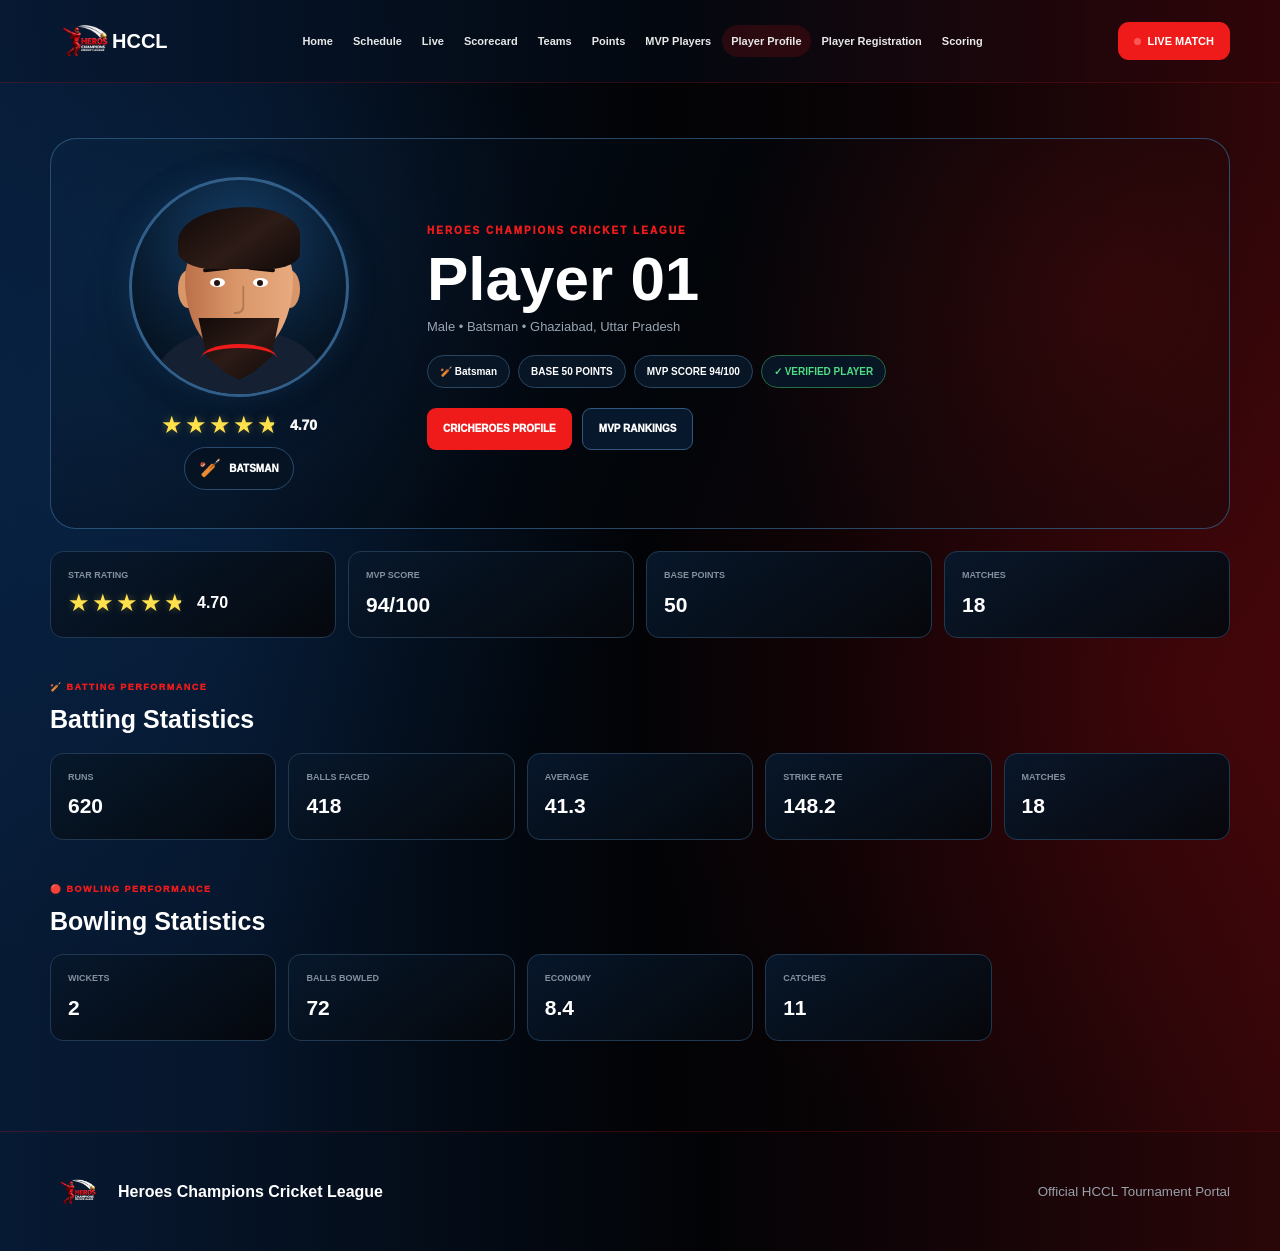
<file: player-profile.html>
<!doctype html>
<html lang="en">
<head>
<meta charset="utf-8">
<meta name="viewport" content="width=device-width,initial-scale=1">

<title>HCCL — Player Profile</title>

<link rel="stylesheet" href="site.css">

<style>

/* =========================================================
   PAGE
========================================================= */

.profile-page{
  width:min(1180px,calc(100% - 32px));
  margin:auto;
  padding:55px 0 90px;
}

.player-profile-hero{
  display:grid;
  grid-template-columns:300px 1fr;
  gap:38px;
  align-items:center;

  padding:38px;

  border:1px solid rgba(54,101,145,.70);
  border-radius:26px;

  background:
    radial-gradient(circle at 10% 35%,rgba(28,91,150,.19),transparent 34%),
    radial-gradient(circle at 90% 40%,rgba(239,27,27,.13),transparent 36%),
    linear-gradient(
      110deg,
      rgba(7,26,52,.90),
      rgba(2,5,9,.96) 53%,
      rgba(29,5,8,.88)
    );
}


/* =========================================================
   HUMAN AVATAR
========================================================= */

.profile-visual{
  text-align:center;
}

.human-avatar{
  --skin:#d99468;
  --skin2:#b96f48;
  --hair:#241512;
  --hair2:#0e0908;
  --shirt:#151a22;

  width:220px;
  height:220px;

  margin:auto;

  position:relative;
  overflow:hidden;

  border-radius:50%;

  border:3px solid #315f89;

  background:
    radial-gradient(
      circle at 50% 28%,
      #153f69 0%,
      #081c31 55%,
      #03080e 100%
    );

  box-shadow:
    0 0 28px rgba(41,105,168,.25),
    0 20px 45px rgba(0,0,0,.28);
}


/* BODY */

.avatar-body{
  position:absolute;
  width:164px;
  height:93px;

  left:50%;
  bottom:-28px;

  transform:translateX(-50%);

  border-radius:52% 52% 0 0;

  background:var(--shirt);

  z-index:1;
}


/* NECK */

.avatar-neck{
  position:absolute;

  width:43px;
  height:56px;

  left:50%;
  bottom:43px;

  transform:translateX(-50%);

  background:
    linear-gradient(
      90deg,
      var(--skin2),
      var(--skin) 50%,
      var(--skin2)
    );

  border-radius:11px;

  z-index:2;
}


/* EARS */

.avatar-ear{
  position:absolute;

  width:21px;
  height:38px;

  top:90px;

  border-radius:50%;

  background:var(--skin);

  z-index:3;
}

.avatar-ear.left{
  left:46px;
}

.avatar-ear.right{
  right:46px;
}


/* FACE */

.avatar-face{
  position:absolute;

  width:108px;
  height:132px;

  left:50%;
  top:44px;

  transform:translateX(-50%);

  border-radius:
    48% 48% 45% 45% /
    42% 42% 58% 58%;

  background:
    linear-gradient(
      90deg,
      var(--skin2),
      var(--skin) 47%,
      #e8aa7f
    );

  z-index:4;
}


/* EYEBROWS */

.eyebrow{
  position:absolute;

  width:27px;
  height:4px;

  top:43px;

  border-radius:7px;

  background:var(--hair2);
}

.eyebrow.left{
  left:18px;
  transform:rotate(-6deg);
}

.eyebrow.right{
  right:18px;
  transform:rotate(6deg);
}


/* EYES */

.eye{
  position:absolute;

  width:15px;
  height:9px;

  top:54px;

  border-radius:50%;

  background:#fff;
}

.eye.left{
  left:25px;
}

.eye.right{
  right:25px;
}

.eye:after{
  content:"";

  position:absolute;

  width:6px;
  height:6px;

  left:4px;
  top:1.5px;

  border-radius:50%;

  background:#21130e;
}


/* NOSE */

.avatar-nose{
  position:absolute;

  width:11px;
  height:28px;

  left:50%;
  top:62px;

  transform:translateX(-50%);

  border-right:2px solid rgba(92,48,32,.32);
  border-bottom:2px solid rgba(92,48,32,.32);

  border-radius:0 0 8px 0;
}


/* MOUTH */

.avatar-mouth{
  position:absolute;

  width:27px;
  height:8px;

  left:50%;
  top:99px;

  transform:translateX(-50%);

  border-bottom:3px solid #84483d;

  border-radius:50%;
}


/* HAIR */

.avatar-hair{
  position:absolute;

  width:122px;
  height:62px;

  top:27px;
  left:50%;

  transform:translateX(-50%);

  background:
    linear-gradient(
      145deg,
      var(--hair2),
      var(--hair) 55%,
      var(--hair2)
    );

  border-radius:58% 47% 27% 30%;

  z-index:8;
}


/* BEARD */

.avatar-beard{
  display:none;

  position:absolute;

  width:88px;
  height:62px;

  left:50%;
  top:94px;

  transform:translateX(-50%);

  background:
    linear-gradient(
      145deg,
      var(--hair2),
      var(--hair),
      var(--hair2)
    );

  clip-path:
    polygon(
      4% 0,
      96% 0,
      87% 62%,
      67% 87%,
      50% 100%,
      33% 87%,
      13% 62%
    );

  z-index:7;
}


/* MOUSTACHE */

.avatar-moustache{
  display:none;

  position:absolute;

  width:48px;
  height:12px;

  left:50%;
  top:91px;

  transform:translateX(-50%);

  background:var(--hair2);

  border-radius:50% 50% 35% 35%;

  z-index:8;
}


/* FEMALE LONG HAIR */

.avatar-long-hair{
  display:none;

  position:absolute;

  width:145px;
  height:155px;

  top:28px;
  left:50%;

  transform:translateX(-50%);

  border-radius:55% 55% 42% 42%;

  background:
    linear-gradient(
      90deg,
      var(--hair2),
      var(--hair),
      var(--hair2)
    );

  z-index:2;
}


/* PONY */

.avatar-pony{
  display:none;

  position:absolute;

  width:47px;
  height:78px;

  right:35px;
  top:62px;

  border-radius:60% 45% 70% 40%;

  background:var(--hair);

  transform:rotate(-15deg);

  z-index:2;
}


/* BUN */

.avatar-bun{
  display:none;

  position:absolute;

  width:52px;
  height:52px;

  top:16px;
  right:44px;

  border-radius:50%;

  background:var(--hair);

  z-index:4;
}


/* COLLAR */

.avatar-collar{
  position:absolute;

  width:76px;
  height:28px;

  bottom:22px;
  left:50%;

  transform:translateX(-50%);

  border-top:4px solid #ef1b1b;

  border-radius:50%;

  z-index:5;
}


/* =========================================================
   8 MALE AVATARS
========================================================= */

.male.v1{
  --skin:#d99669;
  --skin2:#bc7049;
  --hair:#2d1b16;
  --hair2:#110a09;
  --shirt:#152132;
}
.male.v1 .avatar-beard{
  display:block;
}

.male.v2{
  --skin:#bc764e;
  --skin2:#995638;
  --hair:#151110;
  --hair2:#050404;
  --shirt:#1e2430;
}
.male.v2 .avatar-moustache{
  display:block;
}
.male.v2 .avatar-hair{
  height:42px;
}

.male.v3{
  --skin:#e5aa80;
  --skin2:#c9875f;
  --hair:#4a2b1e;
  --hair2:#25130c;
  --shirt:#172837;
}
.male.v3 .avatar-face{
  width:101px;
}
.male.v3 .avatar-hair{
  width:111px;
  height:67px;
}

.male.v4{
  --skin:#8f5439;
  --skin2:#683823;
  --hair:#0d0a09;
  --hair2:#020202;
  --shirt:#202329;
}
.male.v4 .avatar-beard{
  display:block;
  height:52px;
}

.male.v5{
  --skin:#d58f64;
  --skin2:#af6744;
  --hair:#1d1411;
  --hair2:#070505;
  --shirt:#111f2b;
}
.male.v5 .avatar-hair{
  width:110px;
  height:39px;
  top:34px;
}
.male.v5 .avatar-moustache{
  display:block;
}

.male.v6{
  --skin:#edb089;
  --skin2:#ca8963;
  --hair:#35241e;
  --hair2:#17100d;
  --shirt:#221820;
}
.male.v6 .avatar-hair{
  width:128px;
  height:72px;
  top:21px;
}

.male.v7{
  --skin:#a96345;
  --skin2:#82452e;
  --hair:#16100d;
  --hair2:#050403;
  --shirt:#192634;
}
.male.v7 .avatar-beard{
  display:block;
  width:80px;
  height:48px;
}

.male.v8{
  --skin:#cf845a;
  --skin2:#a75d3b;
  --hair:#54372d;
  --hair2:#2d1b16;
  --shirt:#19202a;
}
.male.v8 .avatar-face{
  width:104px;
}
.male.v8 .avatar-hair{
  width:130px;
  height:56px;
}


/* =========================================================
   8 FEMALE AVATARS
========================================================= */

.female.v9{
  --skin:#d99b70;
  --skin2:#b96f49;
  --hair:#2a1815;
  --hair2:#0d0706;
  --shirt:#182438;
}
.female.v9 .avatar-long-hair{
  display:block;
}

.female.v10{
  --skin:#e5ac84;
  --skin2:#c7815c;
  --hair:#18110f;
  --hair2:#050403;
  --shirt:#25202f;
}
.female.v10 .avatar-pony{
  display:block;
}

.female.v11{
  --skin:#a96849;
  --skin2:#82482f;
  --hair:#0e0b0a;
  --hair2:#020202;
  --shirt:#17293a;
}
.female.v11 .avatar-bun{
  display:block;
}

.female.v12{
  --skin:#efb48d;
  --skin2:#cf8b67;
  --hair:#553529;
  --hair2:#281812;
  --shirt:#202430;
}
.female.v12 .avatar-long-hair{
  display:block;
}
.female.v12 .avatar-face{
  width:102px;
}

.female.v13{
  --skin:#c77d58;
  --skin2:#a35c3e;
  --hair:#211612;
  --hair2:#080504;
  --shirt:#1f1a29;
}
.female.v13 .avatar-pony{
  display:block;
}

.female.v14{
  --skin:#8c533b;
  --skin2:#683a27;
  --hair:#0c0908;
  --hair2:#020202;
  --shirt:#132432;
}
.female.v14 .avatar-long-hair{
  display:block;
}

.female.v15{
  --skin:#d88f63;
  --skin2:#ae653f;
  --hair:#3b241c;
  --hair2:#17100c;
  --shirt:#20242c;
}
.female.v15 .avatar-bun{
  display:block;
}

.female.v16{
  --skin:#e9aa7e;
  --skin2:#c67d57;
  --hair:#17100e;
  --hair2:#050403;
  --shirt:#16283a;
}
.female.v16 .avatar-long-hair{
  display:block;
}


/* =========================================================
   REAL PARTIAL STAR RATING
========================================================= */

.rating-wrap{
  margin-top:16px;

  display:flex;
  align-items:center;
  justify-content:center;

  gap:9px;
}


/* 5 EMPTY STARS */

.star-meter{
  position:relative;

  display:inline-block;

  font-size:24px;
  line-height:1;

  letter-spacing:2px;

  white-space:nowrap;
}


/* BACKGROUND EMPTY STARS */

.star-meter::before{
  content:"★★★★★";

  color:#26323f;
}


/* FILLED STARS OVERLAY */

.star-fill{
  position:absolute;

  left:0;
  top:0;

  width:0%;

  overflow:hidden;

  white-space:nowrap;

  pointer-events:none;
}


/* SAME 5 STARS INSIDE FILL */

.star-fill::before{
  content:"★★★★★";
}


/* RATING NUMBER */

.rating-number{
  color:#fff;

  font-size:14px;
  font-weight:1000;
}


/* COLOR LEVELS */

.rating-gold .star-fill{
  color:#ffe14b;

  text-shadow:
    0 0 8px rgba(255,225,75,.30);
}

.rating-green .star-fill{
  color:#58dc78;

  text-shadow:
    0 0 7px rgba(88,220,120,.20);
}

.rating-yellow .star-fill{
  color:#dce447;
}

.rating-orange .star-fill{
  color:#ff9f2e;
}

.rating-red .star-fill{
  color:#ff4b4b;
}


/* =========================================================
   ROLE
========================================================= */

.avatar-role{
  margin-top:10px;

  display:inline-flex;
  align-items:center;
  justify-content:center;

  gap:8px;

  padding:7px 14px;

  border:1px solid #294c70;
  border-radius:999px;

  background:#061323;

  font-size:10px;
  font-weight:1000;
}

.role-symbol{
  font-size:18px;
}


/* =========================================================
   PROFILE DETAILS
========================================================= */

.profile-kicker{
  color:#ef1b1b;

  font-size:10px;
  font-weight:1000;

  letter-spacing:2px;
}

.profile-info h1{
  margin:7px 0;

  font-size:clamp(40px,5vw,62px);

  line-height:1;
}

.player-location{
  color:#98a4b1;

  font-size:13px;
}

.profile-badges{
  display:flex;
  flex-wrap:wrap;

  gap:8px;

  margin-top:18px;
}

.profile-badge{
  padding:8px 12px;

  border:1px solid #294762;
  border-radius:999px;

  background:#071525;

  font-size:10px;
  font-weight:900;
}

.profile-badge.verified{
  color:#51db82;
  border-color:#256b43;
}

.profile-actions{
  display:flex;
  gap:10px;
  flex-wrap:wrap;

  margin-top:20px;
}

.profile-btn{
  min-height:42px;

  display:inline-flex;
  align-items:center;
  justify-content:center;

  padding:0 16px;

  border-radius:9px;

  background:#ef1b1b;

  font-size:10px;
  font-weight:1000;
}

.profile-btn.alt{
  background:#07182c;

  border:1px solid #31577e;
}


/* =========================================================
   SUMMARY / STATS
========================================================= */

.profile-summary{
  display:grid;

  grid-template-columns:repeat(4,1fr);

  gap:12px;

  margin-top:22px;
}

.summary-box,
.stat-card{
  padding:17px;

  border:1px solid #203850;
  border-radius:13px;

  background:
    linear-gradient(
      145deg,
      rgba(7,24,44,.94),
      rgba(5,7,11,.94)
    );
}

.summary-box small,
.stat-card small{
  display:block;

  color:#84909d;

  font-size:9px;
  font-weight:900;
}

.summary-box strong,
.stat-card strong{
  display:block;

  margin-top:6px;

  font-size:21px;
}

.profile-section{
  margin-top:35px;
}

.section-title span{
  color:#ef1b1b;

  font-size:9px;
  font-weight:1000;

  letter-spacing:1.5px;
}

.section-title h2{
  margin:4px 0 14px;

  font-size:25px;
}

.stats-grid{
  display:grid;

  grid-template-columns:repeat(5,1fr);

  gap:12px;
}


/* =========================================================
   MOBILE
========================================================= */

@media(max-width:900px){

  .player-profile-hero{
    grid-template-columns:1fr;

    text-align:center;
  }

  .profile-badges,
  .profile-actions{
    justify-content:center;
  }

  .profile-summary{
    grid-template-columns:repeat(2,1fr);
  }

  .stats-grid{
    grid-template-columns:repeat(3,1fr);
  }

}

@media(max-width:600px){

  .human-avatar{
    width:190px;
    height:190px;
  }

  .star-meter{
    font-size:21px;
  }

  .stats-grid{
    grid-template-columns:repeat(2,1fr);
  }

}

</style>
</head>

<body>


<header class="nav">

<a class="logo" href="index.html">

<img src="hccl-logo.png" alt="HCCL">

<span>
HCCL
</span>

</a>


<nav>

<a href="index.html">Home</a>

<a href="schedule.html">Schedule</a>

<a href="match.html">Live</a>

<a href="match.html#scorecard">Scorecard</a>

<a href="index.html#teams">Teams</a>

<a href="index.html#table">Points</a>

<a href="players.html">MVP Players</a>

<a
class="active"
href="player-profile.html?id=1">
Player Profile
</a>

<a href="registration.html">
Player Registration
</a>

<a href="scorer.html">
Scoring
</a>

</nav>


<a
class="live-nav"
href="match.html">

<i></i>

LIVE MATCH

</a>

</header>


<main
class="profile-page"
id="profilePage">
</main>


<footer>

<img
src="hccl-logo.png"
alt="HCCL">

<span>
Heroes Champions Cricket League
</span>

<small>
Official HCCL Tournament Portal
</small>

</footer>


<script>

/* =========================================================
   16 SAMPLE PLAYERS
========================================================= */

const players = [

{
 id:1,
 name:"Player 01",
 gender:"Male",
 district:"Ghaziabad",
 state:"Uttar Pradesh",
 role:"Batsman",
 batting:"Right Hand Bat",
 bowling:"Right Arm Medium",
 score:94,
 matches:18,
 runs:620,
 ballsFaced:418,
 average:41.3,
 strikeRate:148.2,
 wickets:2,
 ballsBowled:72,
 economy:8.4,
 catches:11
},

{
 id:2,
 name:"Player 02",
 gender:"Male",
 district:"Noida",
 state:"Uttar Pradesh",
 role:"All-Rounder",
 batting:"Left Hand Bat",
 bowling:"Right Arm Off Spin",
 score:84,
 matches:20,
 runs:410,
 ballsFaced:301,
 average:34.1,
 strikeRate:136.4,
 wickets:21,
 ballsBowled:420,
 economy:6.4,
 catches:8
},

{
 id:3,
 name:"Player 03",
 gender:"Male",
 district:"Meerut",
 state:"Uttar Pradesh",
 role:"Spin Bowler",
 batting:"Right Hand Bat",
 bowling:"Right Arm Leg Spin",
 score:67,
 matches:22,
 runs:85,
 ballsFaced:81,
 average:12.1,
 strikeRate:105.5,
 wickets:28,
 ballsBowled:516,
 economy:5.9,
 catches:7
},

{
 id:4,
 name:"Player 04",
 gender:"Male",
 district:"Hapur",
 state:"Uttar Pradesh",
 role:"Fast Bowler",
 batting:"Right Hand Bat",
 bowling:"Right Arm Fast",
 score:58,
 matches:18,
 runs:102,
 ballsFaced:91,
 average:14.5,
 strikeRate:112.3,
 wickets:25,
 ballsBowled:420,
 economy:6.7,
 catches:5
},

{
 id:5,
 name:"Player 05",
 gender:"Male",
 district:"Modinagar",
 state:"Uttar Pradesh",
 role:"Medium Pacer",
 batting:"Right Hand Bat",
 bowling:"Right Arm Medium",
 score:52,
 matches:17,
 runs:97,
 ballsFaced:92,
 average:13.8,
 strikeRate:105.4,
 wickets:23,
 ballsBowled:390,
 economy:6.9,
 catches:4
},

{
 id:6,
 name:"Player 06",
 gender:"Male",
 district:"Muzaffarnagar",
 state:"Uttar Pradesh",
 role:"Wicket Keeper Batsman",
 batting:"Right Hand Bat",
 bowling:"—",
 score:74,
 matches:19,
 runs:485,
 ballsFaced:342,
 average:37.3,
 strikeRate:141.8,
 wickets:0,
 ballsBowled:0,
 economy:0,
 catches:19
},

{
 id:7,
 name:"Player 07",
 gender:"Male",
 district:"Meerut",
 state:"Uttar Pradesh",
 role:"Batsman",
 batting:"Left Hand Bat",
 bowling:"—",
 score:79,
 matches:21,
 runs:540,
 ballsFaced:389,
 average:38.6,
 strikeRate:138.8,
 wickets:0,
 ballsBowled:0,
 economy:0,
 catches:9
},

{
 id:8,
 name:"Player 08",
 gender:"Male",
 district:"Noida",
 state:"Uttar Pradesh",
 role:"All-Rounder",
 batting:"Right Hand Bat",
 bowling:"Right Arm Medium",
 score:82,
 matches:20,
 runs:390,
 ballsFaced:295,
 average:31.4,
 strikeRate:132.2,
 wickets:19,
 ballsBowled:372,
 economy:6.5,
 catches:10
},

{
 id:9,
 name:"Player 09",
 gender:"Female",
 district:"Ghaziabad",
 state:"Uttar Pradesh",
 role:"Batsman",
 batting:"Right Hand Bat",
 bowling:"—",
 score:91,
 matches:17,
 runs:590,
 ballsFaced:401,
 average:42.1,
 strikeRate:147.1,
 wickets:0,
 ballsBowled:0,
 economy:0,
 catches:8
},

{
 id:10,
 name:"Player 10",
 gender:"Female",
 district:"Noida",
 state:"Uttar Pradesh",
 role:"All-Rounder",
 batting:"Left Hand Bat",
 bowling:"Right Arm Off Spin",
 score:86,
 matches:18,
 runs:420,
 ballsFaced:304,
 average:35,
 strikeRate:138.1,
 wickets:20,
 ballsBowled:384,
 economy:6.1,
 catches:11
},

{
 id:11,
 name:"Player 11",
 gender:"Female",
 district:"Meerut",
 state:"Uttar Pradesh",
 role:"Spin Bowler",
 batting:"Right Hand Bat",
 bowling:"Right Arm Leg Spin",
 score:72,
 matches:19,
 runs:120,
 ballsFaced:110,
 average:17.1,
 strikeRate:109,
 wickets:25,
 ballsBowled:444,
 economy:5.8,
 catches:7
},

{
 id:12,
 name:"Player 12",
 gender:"Female",
 district:"Hapur",
 state:"Uttar Pradesh",
 role:"Fast Bowler",
 batting:"Right Hand Bat",
 bowling:"Right Arm Fast",
 score:64,
 matches:18,
 runs:95,
 ballsFaced:90,
 average:13.5,
 strikeRate:105.5,
 wickets:24,
 ballsBowled:408,
 economy:6.3,
 catches:6
},

{
 id:13,
 name:"Player 13",
 gender:"Female",
 district:"Modinagar",
 state:"Uttar Pradesh",
 role:"Medium Pacer",
 batting:"Right Hand Bat",
 bowling:"Right Arm Medium",
 score:57,
 matches:16,
 runs:88,
 ballsFaced:82,
 average:12.5,
 strikeRate:107.3,
 wickets:20,
 ballsBowled:360,
 economy:6.8,
 catches:4
},

{
 id:14,
 name:"Player 14",
 gender:"Female",
 district:"Muzaffarnagar",
 state:"Uttar Pradesh",
 role:"Wicket Keeper Batsman",
 batting:"Right Hand Bat",
 bowling:"—",
 score:77,
 matches:18,
 runs:460,
 ballsFaced:335,
 average:35.3,
 strikeRate:137.3,
 wickets:0,
 ballsBowled:0,
 economy:0,
 catches:21
},

{
 id:15,
 name:"Player 15",
 gender:"Female",
 district:"Meerut",
 state:"Uttar Pradesh",
 role:"Batsman",
 batting:"Left Hand Bat",
 bowling:"—",
 score:81,
 matches:18,
 runs:515,
 ballsFaced:365,
 average:39.6,
 strikeRate:141.1,
 wickets:0,
 ballsBowled:0,
 economy:0,
 catches:9
},

{
 id:16,
 name:"Player 16",
 gender:"Female",
 district:"Ghaziabad",
 state:"Uttar Pradesh",
 role:"All-Rounder",
 batting:"Right Hand Bat",
 bowling:"Left Arm Spin",
 score:88,
 matches:20,
 runs:430,
 ballsFaced:306,
 average:35.8,
 strikeRate:140.5,
 wickets:22,
 ballsBowled:402,
 economy:6.0,
 catches:12
}

];


/* =========================================================
   GET PLAYER
========================================================= */

const params =
new URLSearchParams(
  window.location.search
);

let playerId =
Number(
  params.get("id")
);

if(!playerId){
  playerId = 1;
}

const player =
players.find(
  p => p.id === playerId
);


/* =========================================================
   SCORE → EXACT RATING

   100 score = 5.00
   94 score = 4.70
   67 score = 3.35

   This allows true partial star fills.
========================================================= */

function getRating(score){

  let result =
    (score / 100) * 5;

  result =
    Math.max(
      0,
      Math.min(5,result)
    );

  return Math.round(
    result * 100
  ) / 100;

}


/* =========================================================
   STAR FILL %
========================================================= */

function getFillPercentage(rating){

  return(
    rating / 5
  ) * 100;

}


/* =========================================================
   COLOR
========================================================= */

function ratingClass(rating){

  if(rating >= 4.5){
    return "rating-gold";
  }

  if(rating >= 3.5){
    return "rating-green";
  }

  if(rating >= 3){
    return "rating-yellow";
  }

  if(rating >= 2.5){
    return "rating-orange";
  }

  return "rating-red";

}


/* =========================================================
   BASE POINTS
========================================================= */

function basePoints(rating){

  if(rating >= 4.5){
    return 50;
  }

  if(rating >= 3.5){
    return 25;
  }

  return 10;

}


/* =========================================================
   ROLE
========================================================= */

function roleData(role){

  const r =
    role.toLowerCase();


  if(r.includes("keeper")){

    return{
      symbol:"🧤 🏏",
      title:"WICKET KEEPER"
    };

  }


  if(r.includes("all-rounder")){

    return{
      symbol:"🏏 🔴",
      title:"ALL-ROUNDER"
    };

  }


  if(r.includes("spin")){

    return{
      symbol:"🔴 🌀",
      title:"SPIN BOWLER"
    };

  }


  if(r.includes("fast")){

    return{
      symbol:"🔴 ⚡",
      title:"FAST BOWLER"
    };

  }


  if(
    r.includes("medium") ||
    r.includes("pacer")
  ){

    return{
      symbol:"🔴 🎯",
      title:"MEDIUM PACER"
    };

  }


  return{
    symbol:"🏏",
    title:"BATSMAN"
  };

}


/* =========================================================
   AVATAR CLASS
========================================================= */

function avatarClass(player){

  if(
    player.gender
    .toLowerCase() === "female"
  ){

    const number =
      9 +
      ((player.id - 1) % 8);

    return(
      "female v" +
      number
    );

  }


  const number =
    1 +
    ((player.id - 1) % 8);


  return(
    "male v" +
    number
  );

}


/* =========================================================
   RENDER
========================================================= */

const page =
document.getElementById(
  "profilePage"
);


if(!player){

  page.innerHTML = `

    <div style="
      text-align:center;
      padding:90px 20px;
    ">

      <h1>
        Player Not Found
      </h1>

      <a
        href="players.html"
        class="profile-btn"
        style="margin-top:20px;">

        BACK TO MVP PLAYERS

      </a>

    </div>

  `;

}

else{


  const rating =
    getRating(
      player.score
    );


  const fill =
    getFillPercentage(
      rating
    );


  const colour =
    ratingClass(
      rating
    );


  const base =
    basePoints(
      rating
    );


  const role =
    roleData(
      player.role
    );


  const avatar =
    avatarClass(
      player
    );


  document.title =
    player.name +
    " — HCCL";


  page.innerHTML = `


  <!-- HERO -->

  <section class="player-profile-hero">


    <!-- AVATAR -->

    <div class="profile-visual">


      <div
        class="human-avatar ${avatar}">


        <div class="avatar-body"></div>

        <div class="avatar-neck"></div>


        <div class="avatar-long-hair"></div>

        <div class="avatar-pony"></div>

        <div class="avatar-bun"></div>


        <div class="avatar-ear left"></div>

        <div class="avatar-ear right"></div>


        <div class="avatar-face">


          <div class="eyebrow left"></div>

          <div class="eyebrow right"></div>


          <div class="eye left"></div>

          <div class="eye right"></div>


          <div class="avatar-nose"></div>

          <div class="avatar-mouth"></div>


          <div class="avatar-moustache"></div>

          <div class="avatar-beard"></div>


        </div>


        <div class="avatar-hair"></div>

        <div class="avatar-collar"></div>


      </div>



      <!-- TRUE PARTIAL STAR RATING -->

      <div class="rating-wrap">


        <div
          class="star-meter ${colour}">


          <span
            class="star-fill"
            style="width:${fill}%">
          </span>


        </div>


        <span class="rating-number">

          ${rating.toFixed(2)}

        </span>


      </div>



      <!-- ROLE -->

      <div class="avatar-role">


        <span class="role-symbol">

          ${role.symbol}

        </span>


        ${role.title}


      </div>


    </div>



    <!-- PROFILE INFO -->

    <div class="profile-info">


      <span class="profile-kicker">

        HEROES CHAMPIONS CRICKET LEAGUE

      </span>


      <h1>

        ${player.name}

      </h1>


      <div class="player-location">

        ${player.gender}
        •
        ${player.role}
        •
        ${player.district},
        ${player.state}

      </div>



      <div class="profile-badges">


        <span class="profile-badge">

          ${role.symbol}
          ${player.role}

        </span>


        <span class="profile-badge">

          BASE ${base} POINTS

        </span>


        <span class="profile-badge">

          MVP SCORE
          ${player.score}/100

        </span>


        <span
          class="profile-badge verified">

          ✓ VERIFIED PLAYER

        </span>


      </div>



      <div class="profile-actions">


        <a
          class="profile-btn"
          href="#">

          CRICHEROES PROFILE

        </a>


        <a
          class="profile-btn alt"
          href="players.html">

          MVP RANKINGS

        </a>


      </div>


    </div>


  </section>



  <!-- SUMMARY -->

  <section class="profile-summary">


    <div class="summary-box">

      <small>
        STAR RATING
      </small>


      <div
        class="rating-wrap"
        style="
          justify-content:flex-start;
          margin-top:8px;
        ">


        <div
          class="star-meter ${colour}">


          <span
            class="star-fill"
            style="width:${fill}%">
          </span>


        </div>


        <strong
          style="
            margin:0;
            font-size:16px;
          ">

          ${rating.toFixed(2)}

        </strong>


      </div>


    </div>


    <div class="summary-box">

      <small>
        MVP SCORE
      </small>

      <strong>
        ${player.score}/100
      </strong>

    </div>


    <div class="summary-box">

      <small>
        BASE POINTS
      </small>

      <strong>
        ${base}
      </strong>

    </div>


    <div class="summary-box">

      <small>
        MATCHES
      </small>

      <strong>
        ${player.matches}
      </strong>

    </div>


  </section>



  <!-- BATTING -->

  <section class="profile-section">


    <div class="section-title">

      <span>
        🏏 BATTING PERFORMANCE
      </span>

      <h2>
        Batting Statistics
      </h2>

    </div>


    <div class="stats-grid">


      <div class="stat-card">

        <small>
          RUNS
        </small>

        <strong>
          ${player.runs}
        </strong>

      </div>


      <div class="stat-card">

        <small>
          BALLS FACED
        </small>

        <strong>
          ${player.ballsFaced}
        </strong>

      </div>


      <div class="stat-card">

        <small>
          AVERAGE
        </small>

        <strong>
          ${player.average}
        </strong>

      </div>


      <div class="stat-card">

        <small>
          STRIKE RATE
        </small>

        <strong>
          ${player.strikeRate}
        </strong>

      </div>


      <div class="stat-card">

        <small>
          MATCHES
        </small>

        <strong>
          ${player.matches}
        </strong>

      </div>


    </div>


  </section>



  <!-- BOWLING -->

  <section class="profile-section">


    <div class="section-title">

      <span>
        🔴 BOWLING PERFORMANCE
      </span>

      <h2>
        Bowling Statistics
      </h2>

    </div>


    <div class="stats-grid">


      <div class="stat-card">

        <small>
          WICKETS
        </small>

        <strong>
          ${player.wickets}
        </strong>

      </div>


      <div class="stat-card">

        <small>
          BALLS BOWLED
        </small>

        <strong>
          ${player.ballsBowled}
        </strong>

      </div>


      <div class="stat-card">

        <small>
          ECONOMY
        </small>

        <strong>
          ${player.economy}
        </strong>

      </div>


      <div class="stat-card">

        <small>
          CATCHES
        </small>

        <strong>
          ${player.catches}
        </strong>

      </div>


    </div>


  </section>


  `;

}

</script>


</body>
</html>
</file>
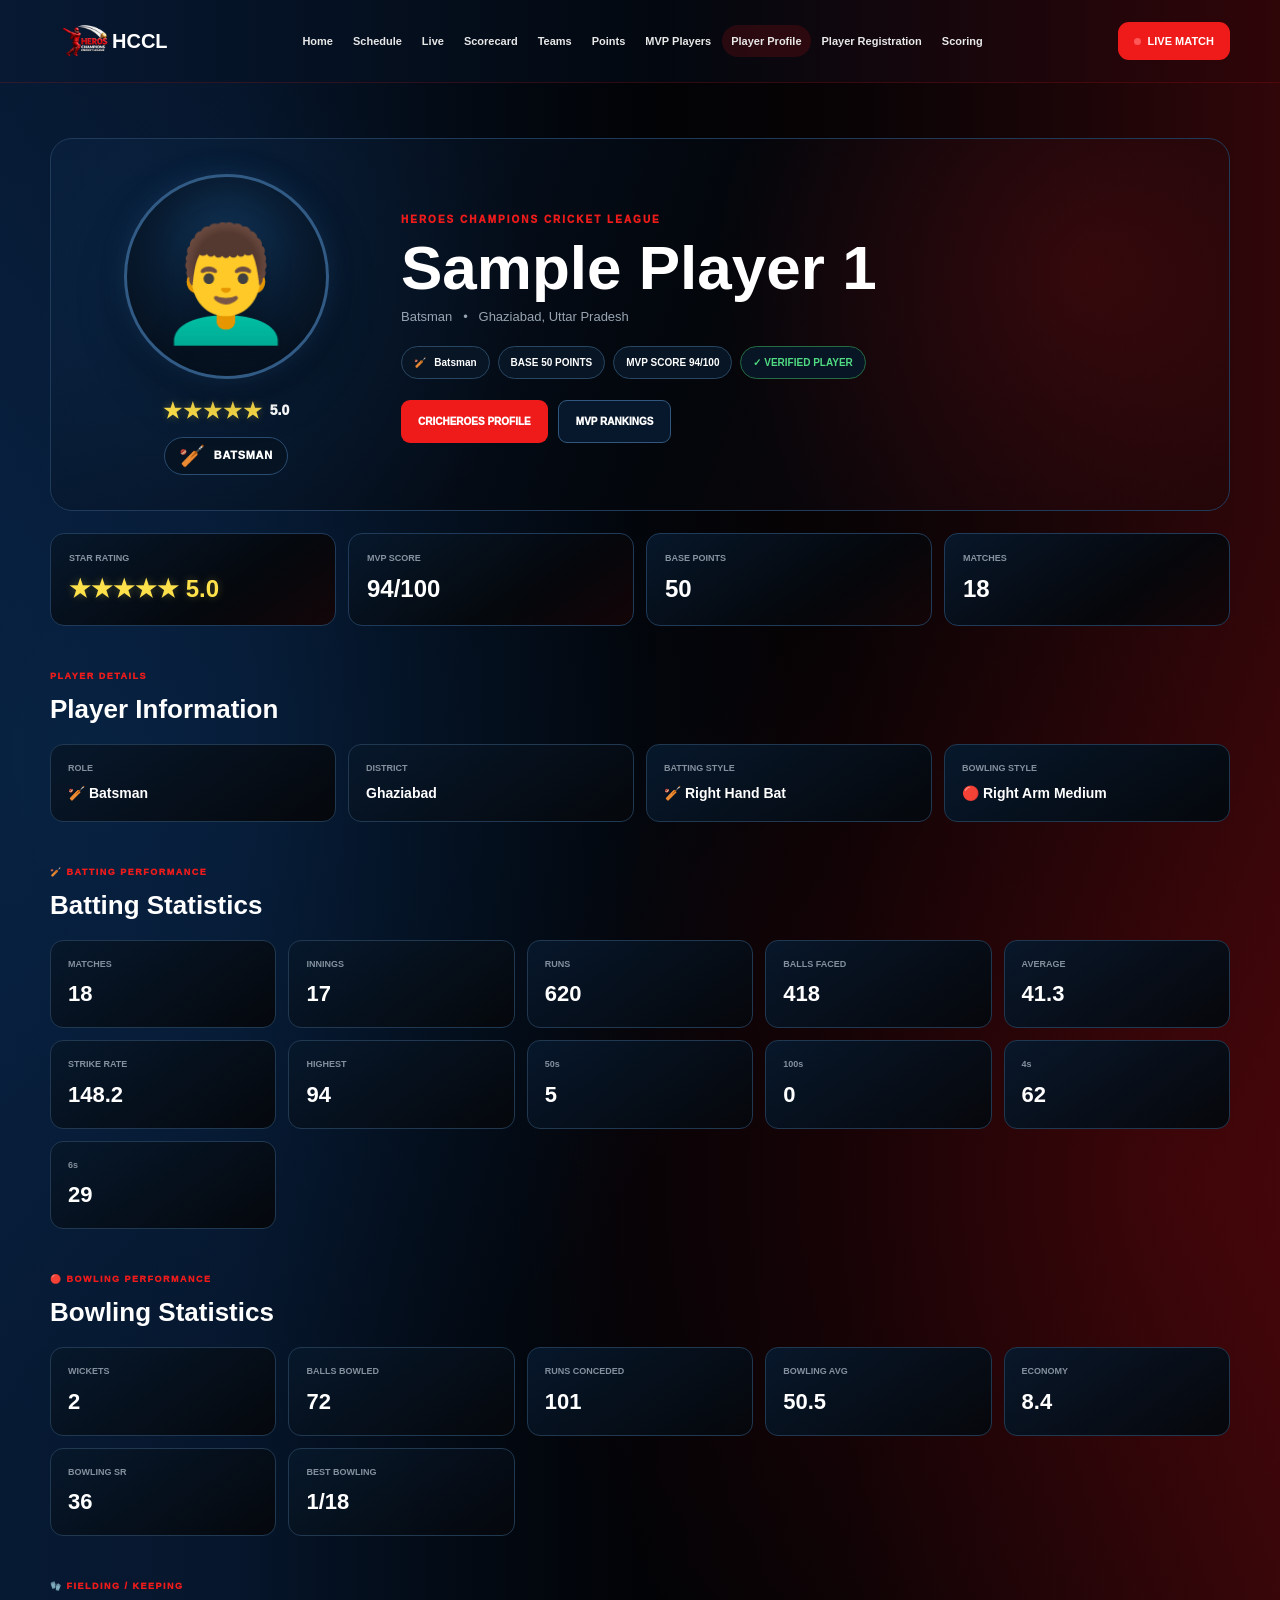
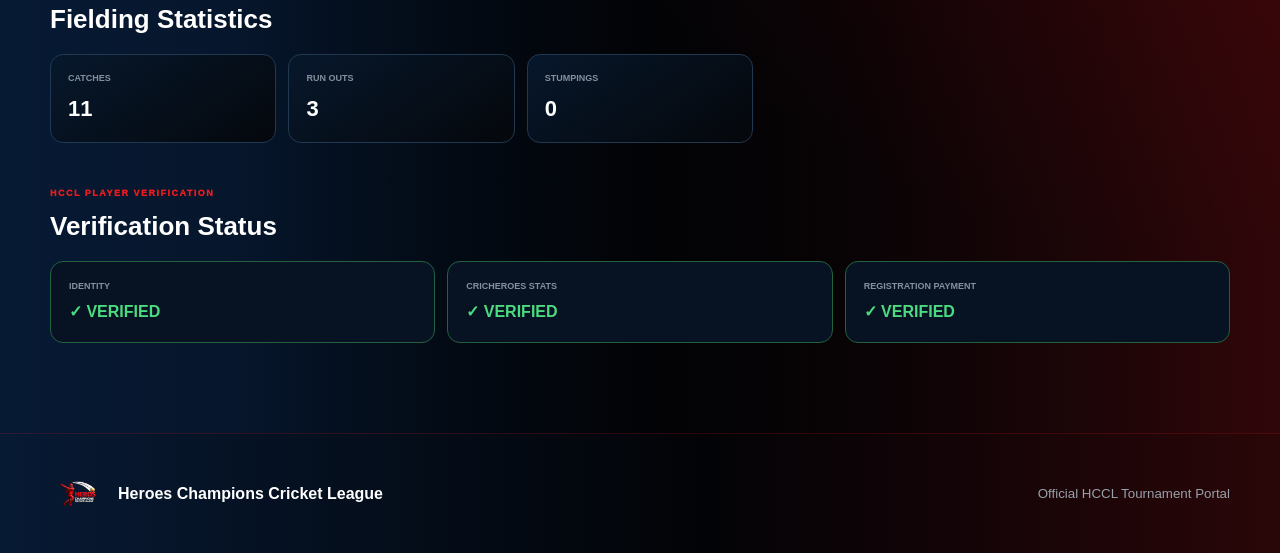
<file: players.html>
<!doctype html>
<html lang="en">
<head>
<meta charset="utf-8">
<meta name="viewport" content="width=device-width,initial-scale=1">

<title>HCCL — Player Profile</title>

<link rel="stylesheet" href="site.css">

<style>

/* ==========================================
   PLAYER PROFILE
========================================== */

.profile-page{
  width:min(1180px,calc(100% - 32px));
  margin:auto;
  padding:55px 0 90px;
}


/* ==========================================
   PROFILE HERO
========================================== */

.player-profile-hero{
  display:grid;
  grid-template-columns:280px 1fr;
  gap:35px;
  align-items:center;

  padding:35px;

  border:1px solid #203b59;
  border-radius:22px;

  background:
    radial-gradient(
      circle at 12% 40%,
      rgba(20,75,130,.24),
      transparent 32%
    ),
    radial-gradient(
      circle at 88% 35%,
      rgba(239,27,27,.16),
      transparent 35%
    ),
    linear-gradient(
      110deg,
      rgba(7,26,52,.97),
      rgba(3,6,11,.98) 55%,
      rgba(27,5,8,.96)
    );
}


/* ==========================================
   LEFT PLAYER AVATAR
========================================== */

.profile-visual{
  text-align:center;
}


/* ROUND AVATAR */

.avatar-circle{
  width:205px;
  height:205px;

  margin:0 auto;

  display:flex;
  align-items:center;
  justify-content:center;

  position:relative;

  overflow:hidden;

  border-radius:50%;

  border:3px solid #315a84;

  background:
    radial-gradient(
      circle at 50% 35%,
      #12375c 0%,
      #081b31 45%,
      #040a12 100%
    );

  box-shadow:
    0 0 25px rgba(40,105,170,.25),
    0 20px 45px rgba(0,0,0,.35);
}


/* DEFAULT AVATAR EMOJI */

.avatar-emoji{
  font-size:112px;
  line-height:1;

  transform:translateY(7px);

  filter:
    drop-shadow(
      0 8px 12px rgba(0,0,0,.28)
    );
}


/* REAL PLAYER PHOTO */

.avatar-photo{
  width:100%;
  height:100%;

  object-fit:cover;

  border-radius:50%;
}


/* ==========================================
   STAR RATING UNDER AVATAR
========================================== */

.avatar-rating{
  margin-top:16px;

  display:flex;
  justify-content:center;
  align-items:center;

  gap:7px;

  white-space:nowrap;
}

.avatar-stars{
  font-size:21px;
  font-weight:1000;
  letter-spacing:1px;
}

.avatar-rating-number{
  color:#fff;

  font-size:14px;
  font-weight:1000;
}


/* RATING COLORS */

.rating-5,
.rating-45{
  color:#ffe14b;

  text-shadow:
    0 0 9px rgba(255,225,75,.28);
}

.rating-4,
.rating-35{
  color:#58dc78;

  text-shadow:
    0 0 8px rgba(88,220,120,.20);
}

.rating-3{
  color:#dce447;
}

.rating-25{
  color:#ff9f2e;
}

.rating-2,
.rating-15,
.rating-1{
  color:#ff4b4b;
}


/* ==========================================
   ROLE UNDER STARS
========================================== */

.avatar-role{
  margin-top:10px;

  display:inline-flex;
  align-items:center;
  justify-content:center;

  gap:8px;

  min-height:38px;

  padding:7px 14px;

  border:1px solid #294c70;
  border-radius:999px;

  background:#061323;

  color:#fff;

  font-size:11px;
  font-weight:1000;

  letter-spacing:.7px;
}

.role-symbol{
  font-size:21px;
  line-height:1;
}


/* ==========================================
   RIGHT PLAYER DETAILS
========================================== */

.profile-kicker{
  color:#ef1b1b;

  font-size:10px;
  font-weight:1000;

  letter-spacing:2px;
}

.profile-info h1{
  margin:7px 0;

  font-size:clamp(40px,5vw,62px);

  line-height:1;
}

.player-location{
  color:#98a4b1;

  font-size:13px;

  margin-top:8px;
}


/* BADGES */

.profile-badges{
  display:flex;
  flex-wrap:wrap;

  gap:8px;

  margin-top:19px;
}

.profile-badge{
  display:inline-flex;
  align-items:center;

  padding:8px 12px;

  border-radius:999px;

  background:#071525;

  border:1px solid #294762;

  color:#fff;

  font-size:10px;
  font-weight:900;
}

.profile-badge.verified{
  color:#51db82;

  border-color:#256b43;
}


/* BUTTONS */

.profile-actions{
  display:flex;
  flex-wrap:wrap;

  gap:10px;

  margin-top:21px;
}

.profile-btn{
  display:inline-flex;
  align-items:center;
  justify-content:center;

  min-height:43px;

  padding:0 17px;

  border-radius:9px;

  background:#ef1b1b;

  color:#fff;

  font-size:10px;
  font-weight:1000;
}

.profile-btn.alt{
  background:#07182c;

  border:1px solid #31577e;
}


/* ==========================================
   SUMMARY CARDS
========================================== */

.profile-summary{
  display:grid;

  grid-template-columns:
    repeat(4,1fr);

  gap:12px;

  margin-top:22px;
}

.summary-box{
  padding:18px;

  border:1px solid #203b59;
  border-radius:14px;

  background:
    linear-gradient(
      145deg,
      rgba(7,24,44,.96),
      rgba(5,7,11,.96) 65%,
      rgba(20,5,7,.96)
    );
}

.summary-box small{
  display:block;

  color:#8793a0;

  font-size:9px;
  font-weight:900;
}

.summary-box strong{
  display:block;

  margin-top:6px;

  font-size:24px;
}


/* ==========================================
   SECTIONS
========================================== */

.profile-section{
  margin-top:36px;
}

.section-title span{
  color:#ef1b1b;

  font-size:9px;
  font-weight:1000;

  letter-spacing:1.5px;
}

.section-title h2{
  margin-top:4px;
  margin-bottom:15px;

  font-size:26px;
}


/* ==========================================
   PLAYER INFORMATION
========================================== */

.info-grid{
  display:grid;

  grid-template-columns:
    repeat(4,1fr);

  gap:12px;
}

.info-card{
  padding:17px;

  border:1px solid #203850;
  border-radius:13px;

  background:
    linear-gradient(
      145deg,
      #07182c,
      #05070b
    );
}

.info-card small{
  display:block;

  color:#84909d;

  font-size:9px;
  font-weight:900;
}

.info-card strong{
  display:block;

  margin-top:7px;

  font-size:14px;
}


/* ==========================================
   STAT CARDS
========================================== */

.stats-grid{
  display:grid;

  grid-template-columns:
    repeat(5,1fr);

  gap:12px;
}

.stat-card{
  padding:17px;

  border:1px solid #203850;
  border-radius:13px;

  background:
    linear-gradient(
      145deg,
      rgba(7,24,44,.96),
      rgba(5,7,11,.96)
    );
}

.stat-card small{
  display:block;

  color:#84909d;

  font-size:9px;
  font-weight:900;
}

.stat-card strong{
  display:block;

  margin-top:6px;

  font-size:22px;
}


/* ==========================================
   VERIFICATION
========================================== */

.verify-grid{
  display:grid;

  grid-template-columns:
    repeat(3,1fr);

  gap:12px;
}

.verify-card{
  padding:18px;

  border:1px solid #203850;
  border-radius:13px;

  background:#071323;
}

.verify-card small{
  display:block;

  color:#84909d;

  font-size:9px;
  font-weight:900;
}

.verify-card strong{
  display:block;

  margin-top:7px;

  color:#ffbd43;
}

.verify-card.success{
  border-color:#23613f;
}

.verify-card.success strong{
  color:#4bdb80;
}


/* ==========================================
   NOT FOUND
========================================== */

.not-found{
  padding:100px 20px;

  text-align:center;
}

.not-found p{
  margin:10px 0 20px;

  color:#929eaa;
}


/* ==========================================
   MOBILE
========================================== */

@media(max-width:900px){

  .player-profile-hero{
    grid-template-columns:1fr;

    text-align:center;
  }

  .profile-badges,
  .profile-actions{
    justify-content:center;
  }

  .profile-summary{
    grid-template-columns:
      repeat(2,1fr);
  }

  .info-grid{
    grid-template-columns:
      repeat(2,1fr);
  }

  .stats-grid{
    grid-template-columns:
      repeat(3,1fr);
  }

}


@media(max-width:600px){

  .profile-page{
    width:calc(100% - 24px);

    padding-top:30px;
  }

  .player-profile-hero{
    padding:26px 18px;
  }

  .avatar-circle{
    width:185px;
    height:185px;
  }

  .avatar-emoji{
    font-size:102px;
  }

  .avatar-stars{
    font-size:19px;
  }

  .stats-grid{
    grid-template-columns:
      repeat(2,1fr);
  }

  .verify-grid{
    grid-template-columns:1fr;
  }

}


@media(max-width:420px){

  .profile-summary,
  .info-grid,
  .stats-grid{
    grid-template-columns:1fr;
  }

}

</style>
</head>


<body>


<!-- ==========================================
     NAVIGATION
========================================== -->

<header class="nav">

<a class="logo" href="index.html">

<img
src="hccl-logo.png"
alt="HCCL">

<span>
HCCL
</span>

</a>


<nav>

<a href="index.html">
Home
</a>

<a href="schedule.html">
Schedule
</a>

<a href="match.html">
Live
</a>

<a href="match.html#scorecard">
Scorecard
</a>

<a href="index.html#teams">
Teams
</a>

<a href="index.html#table">
Points
</a>

<a href="players.html">
MVP Players
</a>

<a
class="active"
href="player-profile.html?id=1">
Player Profile
</a>

<a href="registration.html">
Player Registration
</a>

<a href="scorer.html">
Scoring
</a>

</nav>


<a
class="live-nav"
href="match.html">

<i></i>

LIVE MATCH

</a>

</header>



<!-- ==========================================
     PROFILE OUTPUT
========================================== -->

<main
class="profile-page"
id="profilePage">
</main>



<footer>

<img
src="hccl-logo.png"
alt="HCCL">

<span>
Heroes Champions Cricket League
</span>

<small>
Official HCCL Tournament Portal
</small>

</footer>



<script>

/* ==========================================
   PLAYER DATA
========================================== */

const players = [

{
  id:1,

  name:"Sample Player 1",

  district:"Ghaziabad",
  state:"Uttar Pradesh",

  role:"Batsman",

  batting:"Right Hand Bat",
  bowling:"Right Arm Medium",

  photo:"",

  score:94,

  matches:18,
  innings:17,

  runs:620,
  ballsFaced:418,

  average:41.3,
  strikeRate:148.2,

  highest:94,

  fifties:5,
  hundreds:0,

  fours:62,
  sixes:29,

  wickets:2,

  ballsBowled:72,

  runsConceded:101,

  bowlingAverage:50.5,
  economy:8.4,

  bowlingStrikeRate:36,

  bestBowling:"1/18",

  catches:11,
  runOuts:3,
  stumpings:0,

  cricHeroes:"#",

  identityVerified:true,
  cricHeroesVerified:true,
  paymentVerified:true
},


{
  id:2,

  name:"Sample Player 2",

  district:"Noida",
  state:"Uttar Pradesh",

  role:"All-Rounder",

  batting:"Left Hand Bat",
  bowling:"Right Arm Off Spin",

  photo:"",

  score:84,

  matches:20,
  innings:18,

  runs:410,
  ballsFaced:301,

  average:34.1,
  strikeRate:136.4,

  highest:78,

  fifties:3,
  hundreds:0,

  fours:38,
  sixes:19,

  wickets:21,

  ballsBowled:420,

  runsConceded:448,

  bowlingAverage:21.3,
  economy:6.4,

  bowlingStrikeRate:20,

  bestBowling:"4/22",

  catches:8,
  runOuts:4,
  stumpings:0,

  cricHeroes:"#",

  identityVerified:true,
  cricHeroesVerified:true,
  paymentVerified:true
},


{
  id:3,

  name:"Sample Player 3",

  district:"Meerut",
  state:"Uttar Pradesh",

  role:"Spin Bowler",

  batting:"Right Hand Bat",
  bowling:"Right Arm Leg Spin",

  photo:"",

  score:67,

  matches:22,
  innings:9,

  runs:85,
  ballsFaced:81,

  average:12.1,
  strikeRate:105.5,

  highest:27,

  fifties:0,
  hundreds:0,

  fours:6,
  sixes:3,

  wickets:28,

  ballsBowled:516,

  runsConceded:507,

  bowlingAverage:18.1,
  economy:5.9,

  bowlingStrikeRate:18.4,

  bestBowling:"5/21",

  catches:7,
  runOuts:2,
  stumpings:0,

  cricHeroes:"#",

  identityVerified:true,
  cricHeroesVerified:true,
  paymentVerified:true
},


{
  id:4,

  name:"Sample Player 4",

  district:"Hapur",
  state:"Uttar Pradesh",

  role:"Fast Bowler",

  batting:"Right Hand Bat",
  bowling:"Right Arm Fast",

  photo:"",

  score:58,

  matches:18,
  innings:8,

  runs:102,
  ballsFaced:91,

  average:14.5,
  strikeRate:112.3,

  highest:31,

  fifties:0,
  hundreds:0,

  fours:8,
  sixes:4,

  wickets:25,

  ballsBowled:420,

  runsConceded:469,

  bowlingAverage:18.8,
  economy:6.7,

  bowlingStrikeRate:16.8,

  bestBowling:"4/18",

  catches:5,
  runOuts:2,
  stumpings:0,

  cricHeroes:"#",

  identityVerified:true,
  cricHeroesVerified:true,
  paymentVerified:false
},


{
  id:5,

  name:"Sample Player 5",

  district:"Modinagar",
  state:"Uttar Pradesh",

  role:"Medium Pacer",

  batting:"Right Hand Bat",
  bowling:"Right Arm Medium",

  photo:"",

  score:38,

  matches:12,
  innings:6,

  runs:75,
  ballsFaced:76,

  average:10.7,
  strikeRate:98.6,

  highest:24,

  fifties:0,
  hundreds:0,

  fours:5,
  sixes:2,

  wickets:13,

  ballsBowled:270,

  runsConceded:351,

  bowlingAverage:27,
  economy:7.8,

  bowlingStrikeRate:20.8,

  bestBowling:"3/25",

  catches:4,
  runOuts:1,
  stumpings:0,

  cricHeroes:"#",

  identityVerified:true,
  cricHeroesVerified:false,
  paymentVerified:false
},


{
  id:6,

  name:"Sample Player 6",

  district:"Muzaffarnagar",
  state:"Uttar Pradesh",

  role:"Wicket Keeper Batsman",

  batting:"Right Hand Bat",
  bowling:"—",

  photo:"",

  score:74,

  matches:19,
  innings:18,

  runs:485,
  ballsFaced:342,

  average:37.3,
  strikeRate:141.8,

  highest:86,

  fifties:4,
  hundreds:0,

  fours:45,
  sixes:21,

  wickets:0,

  ballsBowled:0,

  runsConceded:0,

  bowlingAverage:0,
  economy:0,

  bowlingStrikeRate:0,

  bestBowling:"—",

  catches:19,
  runOuts:3,
  stumpings:8,

  cricHeroes:"#",

  identityVerified:true,
  cricHeroesVerified:true,
  paymentVerified:true
}

];


/* ==========================================
   GET PLAYER
========================================== */

const params =
new URLSearchParams(
  window.location.search
);

let playerId =
Number(
  params.get("id")
);

if(!playerId){
  playerId = 1;
}

const player =
players.find(
  p => p.id === playerId
);


/* ==========================================
   STAR RATING
========================================== */

function getRating(score){

  if(score >= 90) return 5.0;

  if(score >= 80) return 4.5;

  if(score >= 70) return 4.0;

  if(score >= 60) return 3.5;

  if(score >= 50) return 3.0;

  if(score >= 40) return 2.5;

  if(score >= 30) return 2.0;

  if(score >= 20) return 1.5;

  return 1.0;
}


/* ==========================================
   STAR DISPLAY
========================================== */

function getStarText(rating){

  if(rating === 5)
    return "★★★★★";

  if(rating === 4.5)
    return "★★★★½";

  if(rating === 4)
    return "★★★★☆";

  if(rating === 3.5)
    return "★★★½☆";

  if(rating === 3)
    return "★★★☆☆";

  if(rating === 2.5)
    return "★★½☆☆";

  if(rating === 2)
    return "★★☆☆☆";

  if(rating === 1.5)
    return "★½☆☆☆";

  return "★☆☆☆☆";
}


/* ==========================================
   STAR COLOR
========================================== */

function getRatingClass(rating){

  if(rating === 5)
    return "rating-5";

  if(rating === 4.5)
    return "rating-45";

  if(rating === 4)
    return "rating-4";

  if(rating === 3.5)
    return "rating-35";

  if(rating === 3)
    return "rating-3";

  if(rating === 2.5)
    return "rating-25";

  if(rating === 2)
    return "rating-2";

  if(rating === 1.5)
    return "rating-15";

  return "rating-1";
}


/* ==========================================
   BASE POINTS
========================================== */

function getBasePoints(rating){

  if(rating >= 4.5)
    return 50;

  if(rating >= 3.5)
    return 25;

  return 10;
}


/* ==========================================
   AVATAR + ROLE SYMBOL
========================================== */

function getPlayerStyle(role){

  const value =
    role.toLowerCase();


  /* BATSMAN */

  if(
    value.includes("batsman") &&
    !value.includes("keeper")
  ){

    return{
      avatar:"👨‍🦱",
      symbol:"🏏",
      label:"BATSMAN"
    };

  }


  /* WICKET KEEPER */

  if(
    value.includes("wicket keeper") ||
    value.includes("keeper")
  ){

    return{
      avatar:"🧑",
      symbol:"🧤 🏏",
      label:"WICKET KEEPER"
    };

  }


  /* ALL ROUNDER */

  if(
    value.includes("all-rounder") ||
    value.includes("all rounder")
  ){

    return{
      avatar:"👨‍🦰",
      symbol:"🏏 🔴",
      label:"ALL-ROUNDER"
    };

  }


  /* SPIN BOWLER */

  if(
    value.includes("spin")
  ){

    return{
      avatar:"🧔",
      symbol:"🔴 🌀",
      label:"SPIN BOWLER"
    };

  }


  /* FAST BOWLER */

  if(
    value.includes("fast")
  ){

    return{
      avatar:"👨",
      symbol:"🔴 ⚡",
      label:"FAST BOWLER"
    };

  }


  /* MEDIUM PACER */

  if(
    value.includes("medium") ||
    value.includes("pacer")
  ){

    return{
      avatar:"🧑‍🦱",
      symbol:"🔴 🎯",
      label:"MEDIUM PACER"
    };

  }


  return{
    avatar:"👤",
    symbol:"🏏",
    label:"PLAYER"
  };

}


/* ==========================================
   VERIFICATION
========================================== */

function verificationClass(value){

  return value
    ? "verify-card success"
    : "verify-card";

}

function verificationText(value){

  return value
    ? "✓ VERIFIED"
    : "PENDING";

}


/* ==========================================
   RENDER
========================================== */

const page =
document.getElementById(
  "profilePage"
);


if(!player){

  page.innerHTML = `

    <div class="not-found">

      <h1>
        Player Not Found
      </h1>

      <p>
        This HCCL player profile is not available.
      </p>

      <a
        class="profile-btn"
        href="players.html">

        BACK TO MVP PLAYERS

      </a>

    </div>

  `;

}

else{


  document.title =
    player.name +
    " — HCCL";


  const rating =
    getRating(
      player.score
    );


  const starText =
    getStarText(
      rating
    );


  const ratingClass =
    getRatingClass(
      rating
    );


  const basePoints =
    getBasePoints(
      rating
    );


  const style =
    getPlayerStyle(
      player.role
    );


  /* ========================================
     PHOTO OR AVATAR

     If real photo is added later,
     it automatically replaces emoji.
  ======================================== */

  let avatarHTML;


  if(
    player.photo &&
    player.photo.trim() !== ""
  ){

    avatarHTML = `

      <img
        class="avatar-photo"
        src="${player.photo}"
        alt="${player.name}">

    `;

  }

  else{

    avatarHTML = `

      <div class="avatar-emoji">
        ${style.avatar}
      </div>

    `;

  }


  page.innerHTML = `


  <!-- ======================================
       PROFILE HERO
  ======================================= -->

  <section class="player-profile-hero">


    <!-- LEFT -->

    <div class="profile-visual">


      <!-- AVATAR -->

      <div class="avatar-circle">

        ${avatarHTML}

      </div>


      <!-- STAR RATING -->

      <div class="avatar-rating">

        <span
          class="avatar-stars ${ratingClass}">

          ${starText}

        </span>

        <span class="avatar-rating-number">

          ${rating.toFixed(1)}

        </span>

      </div>


      <!-- ROLE SYMBOL -->

      <div class="avatar-role">

        <span class="role-symbol">

          ${style.symbol}

        </span>

        <span>

          ${style.label}

        </span>

      </div>


    </div>



    <!-- RIGHT -->

    <div class="profile-info">


      <span class="profile-kicker">

        HEROES CHAMPIONS CRICKET LEAGUE

      </span>


      <h1>

        ${player.name}

      </h1>


      <div class="player-location">

        ${player.role}
        &nbsp; • &nbsp;
        ${player.district},
        ${player.state}

      </div>



      <div class="profile-badges">


        <span class="profile-badge">

          ${style.symbol}
          &nbsp;
          ${player.role}

        </span>


        <span class="profile-badge">

          BASE ${basePoints} POINTS

        </span>


        <span class="profile-badge">

          MVP SCORE ${player.score}/100

        </span>


        ${
          player.identityVerified
          ?
          `
          <span
            class="profile-badge verified">

            ✓ VERIFIED PLAYER

          </span>
          `
          :
          ""
        }


      </div>



      <div class="profile-actions">


        <a
          class="profile-btn"
          href="${player.cricHeroes}"
          target="_blank"
          rel="noopener">

          CRICHEROES PROFILE

        </a>


        <a
          class="profile-btn alt"
          href="players.html">

          MVP RANKINGS

        </a>


      </div>


    </div>


  </section>



  <!-- ======================================
       SUMMARY
  ======================================= -->

  <section class="profile-summary">


    <div class="summary-box">

      <small>
        STAR RATING
      </small>

      <strong class="${ratingClass}">

        ${starText}
        ${rating.toFixed(1)}

      </strong>

    </div>


    <div class="summary-box">

      <small>
        MVP SCORE
      </small>

      <strong>
        ${player.score}/100
      </strong>

    </div>


    <div class="summary-box">

      <small>
        BASE POINTS
      </small>

      <strong>
        ${basePoints}
      </strong>

    </div>


    <div class="summary-box">

      <small>
        MATCHES
      </small>

      <strong>
        ${player.matches}
      </strong>

    </div>


  </section>



  <!-- ======================================
       PLAYER DETAILS
  ======================================= -->

  <section class="profile-section">


    <div class="section-title">

      <span>
        PLAYER DETAILS
      </span>

      <h2>
        Player Information
      </h2>

    </div>


    <div class="info-grid">


      <div class="info-card">

        <small>
          ROLE
        </small>

        <strong>

          ${style.symbol}
          ${player.role}

        </strong>

      </div>


      <div class="info-card">

        <small>
          DISTRICT
        </small>

        <strong>
          ${player.district}
        </strong>

      </div>


      <div class="info-card">

        <small>
          BATTING STYLE
        </small>

        <strong>
          🏏 ${player.batting}
        </strong>

      </div>


      <div class="info-card">

        <small>
          BOWLING STYLE
        </small>

        <strong>
          🔴 ${player.bowling}
        </strong>

      </div>


    </div>


  </section>



  <!-- ======================================
       BATTING STATS
  ======================================= -->

  <section class="profile-section">


    <div class="section-title">

      <span>
        🏏 BATTING PERFORMANCE
      </span>

      <h2>
        Batting Statistics
      </h2>

    </div>


    <div class="stats-grid">


      <div class="stat-card">
        <small>MATCHES</small>
        <strong>${player.matches}</strong>
      </div>


      <div class="stat-card">
        <small>INNINGS</small>
        <strong>${player.innings}</strong>
      </div>


      <div class="stat-card">
        <small>RUNS</small>
        <strong>${player.runs}</strong>
      </div>


      <div class="stat-card">
        <small>BALLS FACED</small>
        <strong>${player.ballsFaced}</strong>
      </div>


      <div class="stat-card">
        <small>AVERAGE</small>
        <strong>${player.average}</strong>
      </div>


      <div class="stat-card">
        <small>STRIKE RATE</small>
        <strong>${player.strikeRate}</strong>
      </div>


      <div class="stat-card">
        <small>HIGHEST</small>
        <strong>${player.highest}</strong>
      </div>


      <div class="stat-card">
        <small>50s</small>
        <strong>${player.fifties}</strong>
      </div>


      <div class="stat-card">
        <small>100s</small>
        <strong>${player.hundreds}</strong>
      </div>


      <div class="stat-card">
        <small>4s</small>
        <strong>${player.fours}</strong>
      </div>


      <div class="stat-card">
        <small>6s</small>
        <strong>${player.sixes}</strong>
      </div>


    </div>


  </section>



  <!-- ======================================
       BOWLING STATS
  ======================================= -->

  <section class="profile-section">


    <div class="section-title">

      <span>
        🔴 BOWLING PERFORMANCE
      </span>

      <h2>
        Bowling Statistics
      </h2>

    </div>


    <div class="stats-grid">


      <div class="stat-card">

        <small>
          WICKETS
        </small>

        <strong>
          ${player.wickets}
        </strong>

      </div>


      <div class="stat-card">

        <small>
          BALLS BOWLED
        </small>

        <strong>
          ${player.ballsBowled}
        </strong>

      </div>


      <div class="stat-card">

        <small>
          RUNS CONCEDED
        </small>

        <strong>
          ${player.runsConceded}
        </strong>

      </div>


      <div class="stat-card">

        <small>
          BOWLING AVG
        </small>

        <strong>
          ${player.bowlingAverage}
        </strong>

      </div>


      <div class="stat-card">

        <small>
          ECONOMY
        </small>

        <strong>
          ${player.economy}
        </strong>

      </div>


      <div class="stat-card">

        <small>
          BOWLING SR
        </small>

        <strong>
          ${player.bowlingStrikeRate}
        </strong>

      </div>


      <div class="stat-card">

        <small>
          BEST BOWLING
        </small>

        <strong>
          ${player.bestBowling}
        </strong>

      </div>


    </div>


  </section>



  <!-- ======================================
       FIELDING / KEEPING
  ======================================= -->

  <section class="profile-section">


    <div class="section-title">

      <span>
        🧤 FIELDING / KEEPING
      </span>

      <h2>
        Fielding Statistics
      </h2>

    </div>


    <div class="stats-grid">


      <div class="stat-card">

        <small>
          CATCHES
        </small>

        <strong>
          ${player.catches}
        </strong>

      </div>


      <div class="stat-card">

        <small>
          RUN OUTS
        </small>

        <strong>
          ${player.runOuts}
        </strong>

      </div>


      <div class="stat-card">

        <small>
          STUMPINGS
        </small>

        <strong>
          ${player.stumpings}
        </strong>

      </div>


    </div>


  </section>



  <!-- ======================================
       VERIFICATION
  ======================================= -->

  <section class="profile-section">


    <div class="section-title">

      <span>
        HCCL PLAYER VERIFICATION
      </span>

      <h2>
        Verification Status
      </h2>

    </div>


    <div class="verify-grid">


      <div
        class="${verificationClass(
          player.identityVerified
        )}">

        <small>
          IDENTITY
        </small>

        <strong>

          ${verificationText(
            player.identityVerified
          )}

        </strong>

      </div>


      <div
        class="${verificationClass(
          player.cricHeroesVerified
        )}">

        <small>
          CRICHEROES STATS
        </small>

        <strong>

          ${verificationText(
            player.cricHeroesVerified
          )}

        </strong>

      </div>


      <div
        class="${verificationClass(
          player.paymentVerified
        )}">

        <small>
          REGISTRATION PAYMENT
        </small>

        <strong>

          ${verificationText(
            player.paymentVerified
          )}

        </strong>

      </div>


    </div>


  </section>


  `;

}

</script>

</body>
</html>
</file>
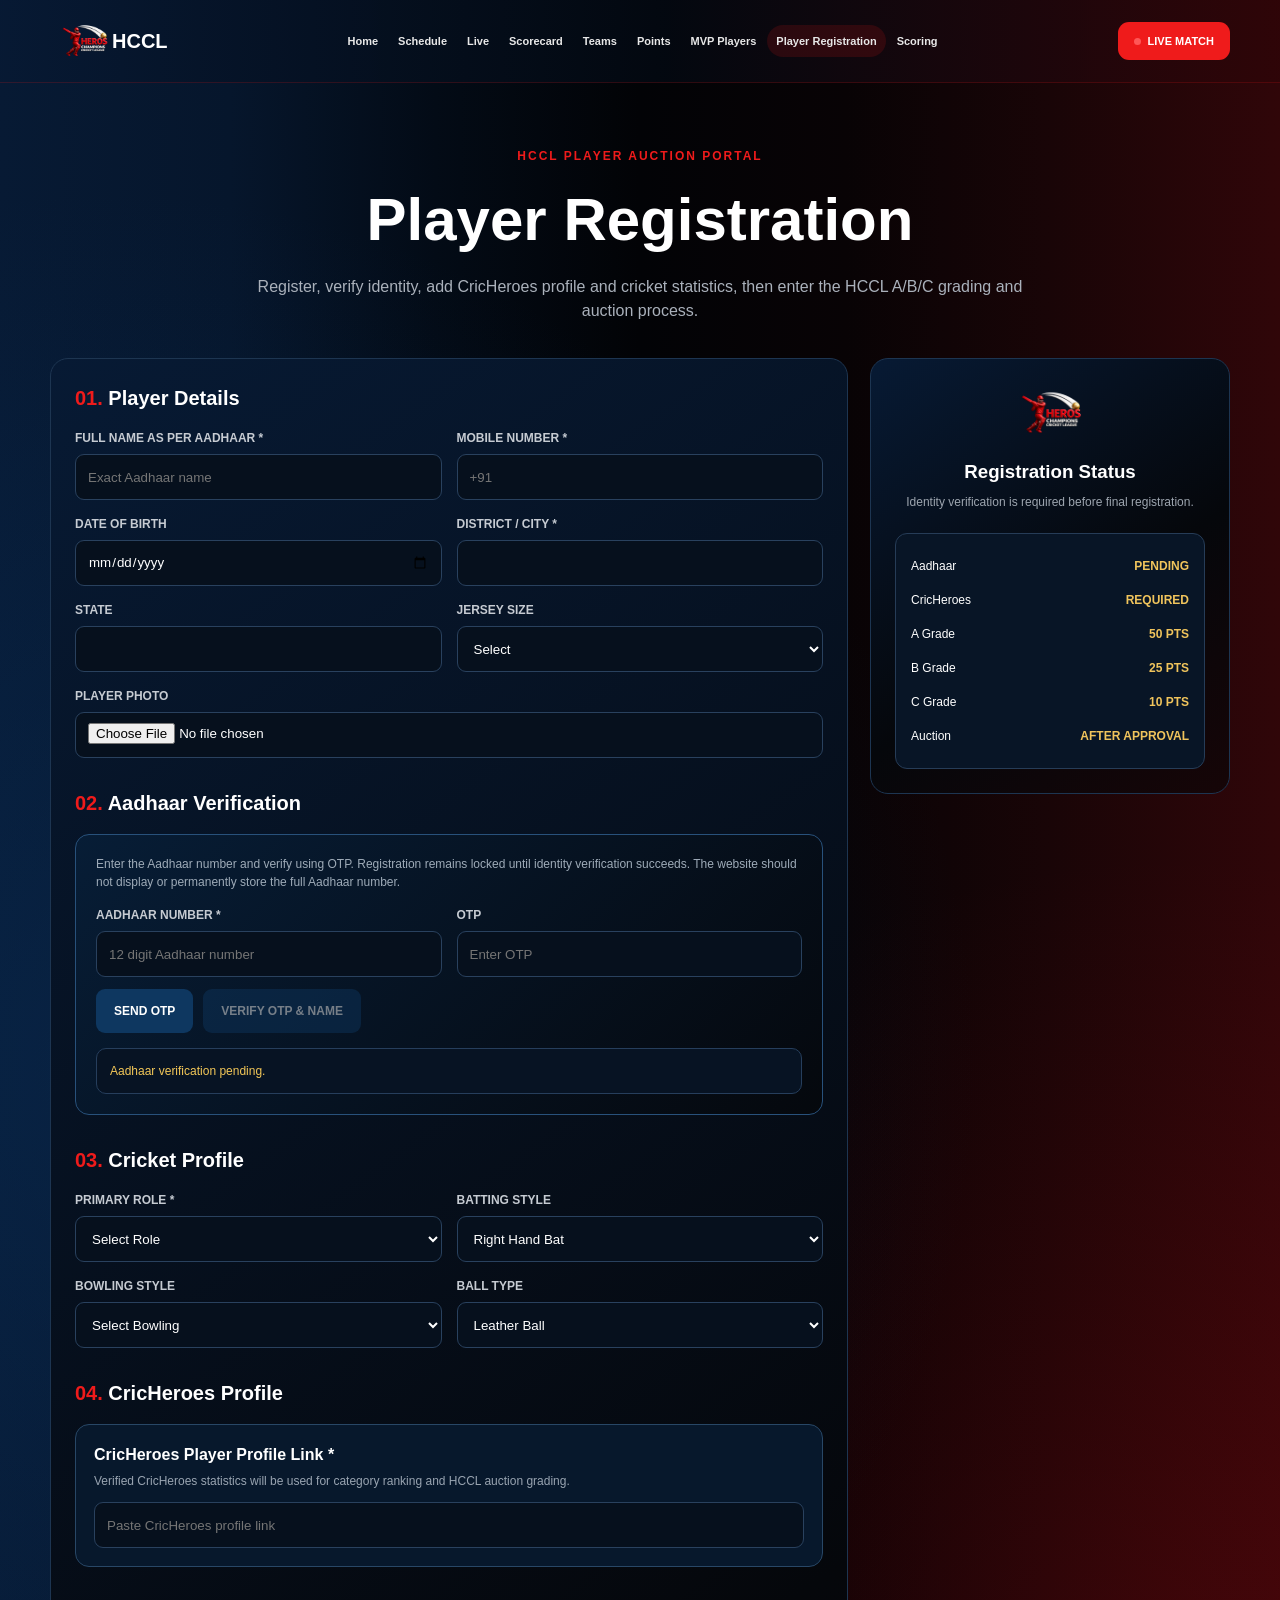
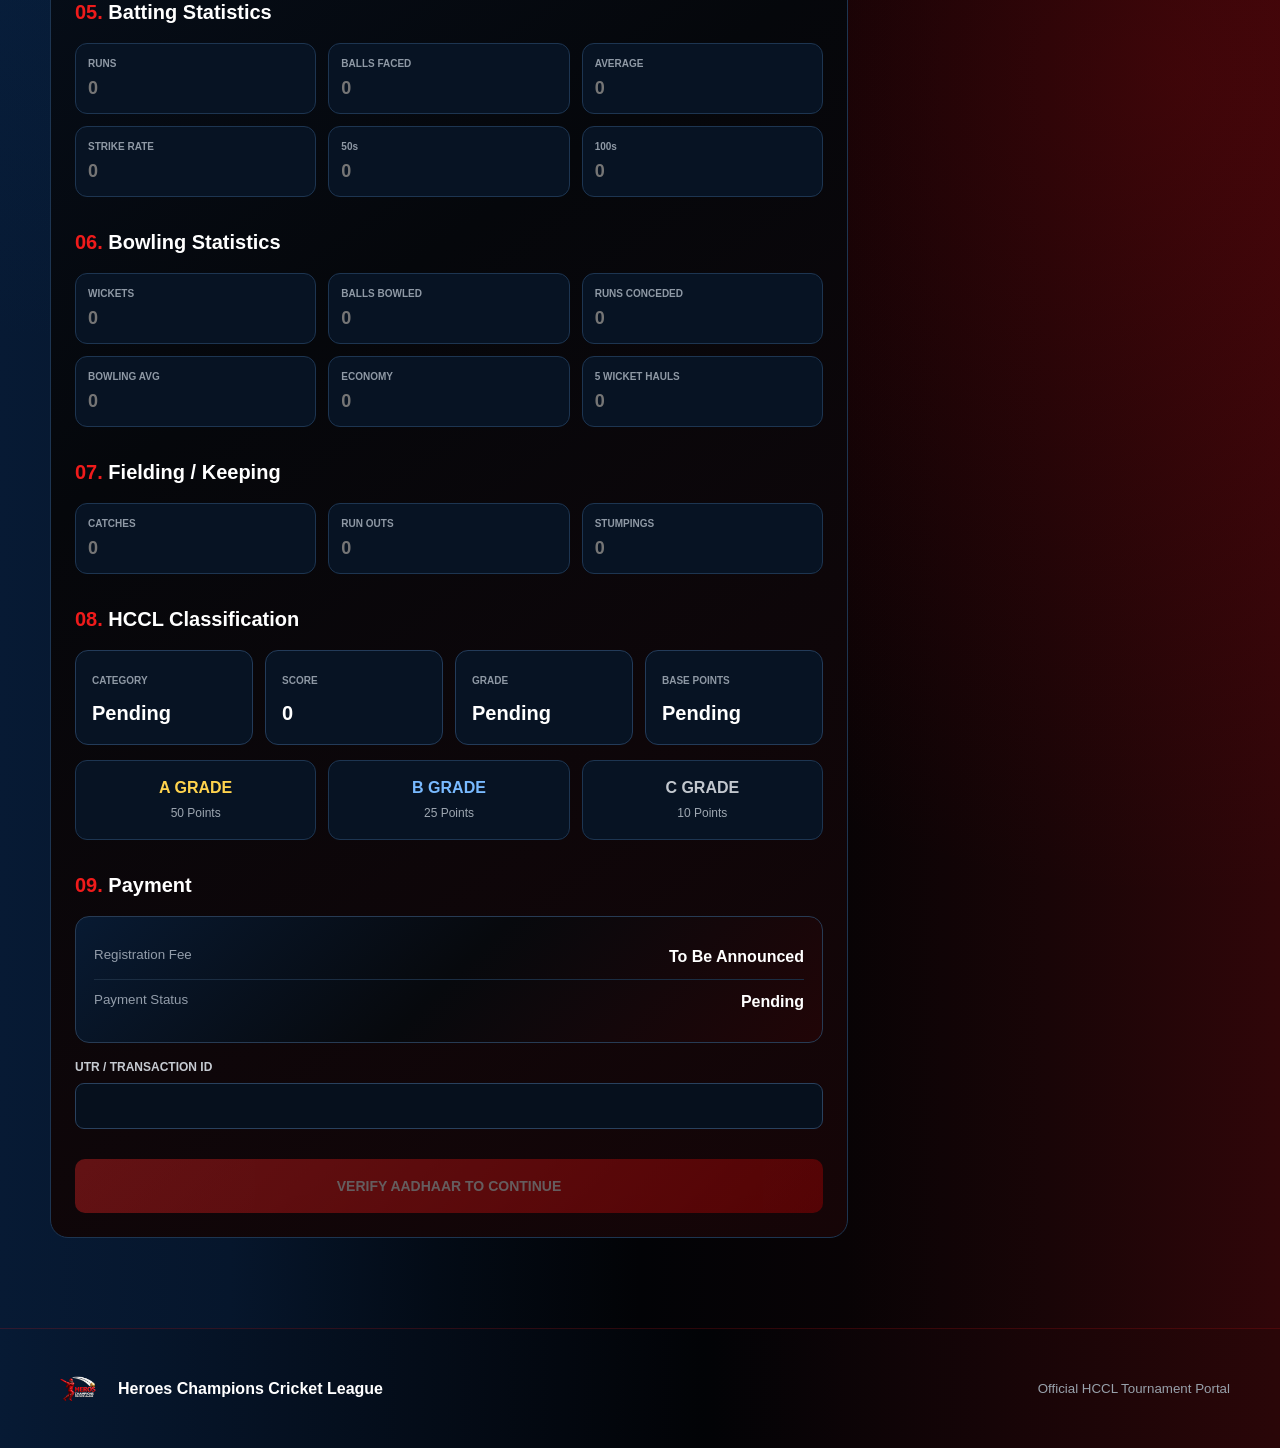
<file: registration.html>
<!doctype html>
<html lang="en">
<head>

<meta charset="utf-8">
<meta name="viewport" content="width=device-width,initial-scale=1">

<title>HCCL — Player Registration</title>

<link rel="stylesheet" href="site.css">

<style>

.registration-page{
  width:min(1180px,calc(100% - 32px));
  margin:0 auto;
  padding:60px 0 90px;
}

.registration-title{
  text-align:center;
  margin-bottom:35px;
}

.registration-title .tag{
  color:#ef1b1b;
  font-size:12px;
  font-weight:900;
  letter-spacing:2px;
}

.registration-title h1{
  margin-top:8px;
  font-size:clamp(36px,5vw,60px);
}

.registration-title p{
  max-width:780px;
  margin:10px auto 0;
  color:#aab1bb;
}

.registration-layout{
  display:grid;
  grid-template-columns:1fr 360px;
  gap:22px;
}

.registration-card,
.status-card{
  padding:24px;
  border:1px solid #1d3551;
  border-radius:18px;

  background:
  linear-gradient(
    145deg,
    #071a34 0%,
    #05070b 58%,
    #160507 100%
  );
}

.form-section{
  margin-bottom:30px;
}

.form-section h2{
  margin-bottom:16px;
  font-size:20px;
}

.form-section h2 span{
  color:#ef1b1b;
}

.form-grid{
  display:grid;
  grid-template-columns:repeat(2,1fr);
  gap:15px;
}

.form-group{
  display:flex;
  flex-direction:column;
  gap:7px;
}

.form-group.full{
  grid-column:1/3;
}

.form-group label{
  color:#c6cbd2;
  font-size:12px;
  font-weight:800;
}

.form-group input,
.form-group select,
.form-group textarea{
  width:100%;
  min-height:46px;
  padding:10px 12px;

  border:1px solid #29415e;
  border-radius:9px;

  background:#06101d;
  color:#fff;

  outline:none;
}

.form-group input:focus,
.form-group select:focus{
  border-color:#ef1b1b;
}

.form-group textarea{
  min-height:95px;
  resize:vertical;
}


/* AADHAAR */

.aadhaar-box{
  padding:20px;
  border:1px solid #28517b;
  border-radius:14px;

  background:
  linear-gradient(
    135deg,
    #071d36,
    #05080d
  );
}

.aadhaar-info{
  margin-bottom:15px;
  color:#9eabb8;
  font-size:12px;
}

.aadhaar-actions{
  display:flex;
  gap:10px;
  margin-top:12px;
}

.verify-btn{
  min-height:44px;
  padding:0 18px;

  border:0;
  border-radius:9px;

  cursor:pointer;

  background:#0e3760;
  color:#fff;

  font-size:12px;
  font-weight:900;
}

.verify-btn:hover{
  background:#145085;
}

.verify-btn:disabled{
  opacity:.45;
  cursor:not-allowed;
}

.verification-result{
  margin-top:15px;
  padding:13px;
  border-radius:10px;

  background:#071323;
  border:1px solid #263e5c;

  font-size:12px;
}

.verify-pending{
  color:#f3c758;
}

.verify-success{
  color:#43d17c;
  border-color:#287b4c;
}

.verify-error{
  color:#ff6d6d;
  border-color:#7b2d2d;
}


/* STATS */

.stats-box{
  display:grid;
  grid-template-columns:repeat(3,1fr);
  gap:12px;
}

.stat-input{
  padding:12px;
  border:1px solid #1d3551;
  border-radius:12px;
  background:#071323;
}

.stat-input label{
  display:block;
  margin-bottom:6px;
  color:#8f99a5;
  font-size:10px;
  font-weight:900;
}

.stat-input input{
  width:100%;
  border:0;
  background:transparent;
  color:#fff;
  outline:none;

  font-size:18px;
  font-weight:900;
}


/* CRICHEROES */

.profile-box{
  padding:18px;
  border:1px solid #284766;
  border-radius:14px;
  background:#07182c;
}

.profile-box strong{
  display:block;
  margin-bottom:5px;
}

.profile-box p{
  margin-bottom:12px;
  color:#99a4b1;
  font-size:12px;
}


/* CLASSIFICATION */

.classification-grid{
  display:grid;
  grid-template-columns:repeat(4,1fr);
  gap:12px;
}

.classification-card{
  padding:16px;
  border:1px solid #233b59;
  border-radius:13px;
  background:#071323;
}

.classification-card small{
  color:#8e98a4;
  font-size:10px;
  font-weight:900;
}

.classification-card strong{
  display:block;
  margin-top:7px;
  font-size:20px;
}

.grade-a{
  color:#ffd34d !important;
}

.grade-b{
  color:#79baff !important;
}

.grade-c{
  color:#c2c7ce !important;
}

.grade-info{
  display:grid;
  grid-template-columns:repeat(3,1fr);
  gap:12px;
  margin-top:15px;
}

.grade-box{
  padding:15px;
  text-align:center;

  border:1px solid #1d3551;
  border-radius:12px;

  background:#071323;
}

.grade-box b{
  display:block;
}

.grade-box span{
  color:#9ea7b1;
  font-size:12px;
}

.grade-box.a b{
  color:#ffd34d;
}

.grade-box.b b{
  color:#79baff;
}

.grade-box.c b{
  color:#c2c7ce;
}


/* PAYMENT */

.payment-box{
  padding:18px;
  border:1px solid #273b54;
  border-radius:14px;

  background:
  linear-gradient(
    135deg,
    #081a32,
    #07090d,
    #210507
  );
}

.payment-row{
  display:flex;
  justify-content:space-between;
  gap:12px;

  padding:10px 0;

  border-bottom:1px solid #1b2d42;
}

.payment-row:last-child{
  border-bottom:0;
}

.payment-row small{
  color:#939daa;
}


/* SUBMIT */

.submit-btn{
  width:100%;
  min-height:54px;

  border:0;
  border-radius:10px;

  color:#fff;
  background:linear-gradient(135deg,#ff2929,#c90000);

  font-size:14px;
  font-weight:900;

  cursor:pointer;
}

.submit-btn:disabled{
  opacity:.35;
  cursor:not-allowed;
}


/* RIGHT */

.status-card{
  align-self:start;
  position:sticky;
  top:105px;
}

.status-logo{
  width:90px;
  margin:0 auto 15px;
}

.status-card h3{
  text-align:center;
}

.status-card>p{
  text-align:center;
  margin-top:7px;
  color:#9da5af;
  font-size:12px;
}

.registration-status{
  margin-top:22px;
  padding:15px;

  border:1px solid #263c57;
  border-radius:12px;

  background:#081526;
}

.registration-status span{
  display:flex;
  justify-content:space-between;
  padding:8px 0;
  font-size:12px;
}

.registration-status strong{
  color:#f0c45c;
}

@media(max-width:900px){

  .registration-layout{
    grid-template-columns:1fr;
  }

  .status-card{
    position:static;
  }

}

@media(max-width:620px){

  .form-grid,
  .stats-box,
  .classification-grid,
  .grade-info{
    grid-template-columns:1fr;
  }

  .form-group.full{
    grid-column:auto;
  }

}

</style>

</head>

<body>


<header class="nav">

<a class="logo" href="index.html">

  <img src="hccl-logo.png" alt="HCCL">

  <span>HCCL</span>

</a>


<nav>

<a href="index.html">Home</a>

<a href="schedule.html">Schedule</a>

<a href="match.html">Live</a>

<a href="match.html#scorecard">Scorecard</a>

<a href="index.html#teams">Teams</a>

<a href="index.html#table">Points</a>

<a href="players.html">MVP Players</a>

<a class="active" href="registration.html">
Player Registration
</a>

<a href="scorer.html">Scoring</a>

</nav>


<a class="live-nav" href="match.html">

<i></i>

LIVE MATCH

</a>

</header>



<main class="registration-page">


<div class="registration-title">

<span class="tag">
HCCL PLAYER AUCTION PORTAL
</span>

<h1>
Player Registration
</h1>

<p>
Register, verify identity, add CricHeroes profile and cricket statistics,
then enter the HCCL A/B/C grading and auction process.
</p>

</div>



<div class="registration-layout">


<form
class="registration-card"
id="playerRegistration">


<!-- 01 PLAYER DETAILS -->

<section class="form-section">

<h2>
<span>01.</span>
Player Details
</h2>


<div class="form-grid">


<div class="form-group">

<label>
FULL NAME AS PER AADHAAR *
</label>

<input
type="text"
name="name"
id="playerName"
placeholder="Exact Aadhaar name"
required>

</div>


<div class="form-group">

<label>
MOBILE NUMBER *
</label>

<input
type="tel"
name="mobile"
placeholder="+91"
required>

</div>


<div class="form-group">

<label>
DATE OF BIRTH
</label>

<input
type="date"
name="dob">

</div>


<div class="form-group">

<label>
DISTRICT / CITY *
</label>

<input
type="text"
name="district"
required>

</div>


<div class="form-group">

<label>
STATE
</label>

<input
type="text"
name="state">

</div>


<div class="form-group">

<label>
JERSEY SIZE
</label>

<select name="jersey">

<option value="">
Select
</option>

<option>S</option>
<option>M</option>
<option>L</option>
<option>XL</option>
<option>XXL</option>
<option>XXXL</option>

</select>

</div>


<div class="form-group full">

<label>
PLAYER PHOTO
</label>

<input
type="file"
name="photo"
accept="image/*">

</div>


</div>

</section>



<!-- 02 AADHAAR -->

<section class="form-section">

<h2>
<span>02.</span>
Aadhaar Verification
</h2>


<div class="aadhaar-box">


<div class="aadhaar-info">

Enter the Aadhaar number and verify using OTP.
Registration remains locked until identity verification succeeds.
The website should not display or permanently store the full Aadhaar number.

</div>


<div class="form-grid">


<div class="form-group">

<label>
AADHAAR NUMBER *
</label>

<input
type="password"
inputmode="numeric"
maxlength="12"
id="aadhaarNumber"
placeholder="12 digit Aadhaar number">

</div>


<div class="form-group">

<label>
OTP
</label>

<input
type="text"
inputmode="numeric"
maxlength="6"
id="aadhaarOtp"
placeholder="Enter OTP"
disabled>

</div>


</div>


<div class="aadhaar-actions">

<button
type="button"
class="verify-btn"
id="sendOtpBtn">

SEND OTP

</button>


<button
type="button"
class="verify-btn"
id="verifyOtpBtn"
disabled>

VERIFY OTP & NAME

</button>

</div>


<div
class="verification-result verify-pending"
id="aadhaarStatus">

Aadhaar verification pending.

</div>


</div>

</section>



<!-- 03 CRICKET PROFILE -->

<section class="form-section">

<h2>
<span>03.</span>
Cricket Profile
</h2>


<div class="form-grid">


<div class="form-group">

<label>
PRIMARY ROLE *
</label>

<select
name="role"
required>

<option value="">
Select Role
</option>

<option value="Batsman">
Batsman
</option>

<option value="All-Rounder">
All-Rounder
</option>

<option value="Spin Bowler">
Spin Bowler
</option>

<option value="Fast Bowler">
Fast Bowler
</option>

<option value="Medium Pacer">
Medium Pacer
</option>

<option value="Wicket Keeper">
Wicket Keeper
</option>

<option value="Wicket Keeper Batsman">
Wicket Keeper Batsman
</option>

</select>

</div>


<div class="form-group">

<label>
BATTING STYLE
</label>

<select name="batting">

<option>Right Hand Bat</option>
<option>Left Hand Bat</option>

</select>

</div>


<div class="form-group">

<label>
BOWLING STYLE
</label>

<select name="bowling">

<option value="">
Select Bowling
</option>

<option>Right Arm Fast</option>
<option>Right Arm Medium Fast</option>
<option>Right Arm Medium</option>
<option>Left Arm Fast</option>
<option>Left Arm Medium Fast</option>
<option>Left Arm Medium</option>
<option>Right Arm Off Spin</option>
<option>Right Arm Leg Spin</option>
<option>Left Arm Orthodox</option>
<option>Left Arm Wrist Spin</option>

</select>

</div>


<div class="form-group">

<label>
BALL TYPE
</label>

<select name="ballType">

<option>Leather Ball</option>
<option>Tennis Ball</option>

</select>

</div>


</div>

</section>



<!-- 04 CRICHEROES -->

<section class="form-section">

<h2>
<span>04.</span>
CricHeroes Profile
</h2>


<div class="profile-box">

<strong>
CricHeroes Player Profile Link *
</strong>

<p>
Verified CricHeroes statistics will be used for
category ranking and HCCL auction grading.
</p>

<div class="form-group">

<input
type="url"
name="cricHeroes"
placeholder="Paste CricHeroes profile link"
required>

</div>

</div>

</section>



<!-- 05 BATTING -->

<section class="form-section">

<h2>
<span>05.</span>
Batting Statistics
</h2>


<div class="stats-box">

<div class="stat-input">
<label>RUNS</label>
<input type="number" name="runs" placeholder="0">
</div>

<div class="stat-input">
<label>BALLS FACED</label>
<input type="number" name="ballsFaced" placeholder="0">
</div>

<div class="stat-input">
<label>AVERAGE</label>
<input type="number" name="batAvg" step="0.01" placeholder="0">
</div>

<div class="stat-input">
<label>STRIKE RATE</label>
<input type="number" name="strikeRate" step="0.01" placeholder="0">
</div>

<div class="stat-input">
<label>50s</label>
<input type="number" name="fifties" placeholder="0">
</div>

<div class="stat-input">
<label>100s</label>
<input type="number" name="hundreds" placeholder="0">
</div>

</div>

</section>



<!-- 06 BOWLING -->

<section class="form-section">

<h2>
<span>06.</span>
Bowling Statistics
</h2>


<div class="stats-box">

<div class="stat-input">
<label>WICKETS</label>
<input type="number" name="wickets" placeholder="0">
</div>

<div class="stat-input">
<label>BALLS BOWLED</label>
<input type="number" name="ballsBowled" placeholder="0">
</div>

<div class="stat-input">
<label>RUNS CONCEDED</label>
<input type="number" name="runsConceded" placeholder="0">
</div>

<div class="stat-input">
<label>BOWLING AVG</label>
<input type="number" name="bowlAvg" step="0.01" placeholder="0">
</div>

<div class="stat-input">
<label>ECONOMY</label>
<input type="number" name="economy" step="0.01" placeholder="0">
</div>

<div class="stat-input">
<label>5 WICKET HAULS</label>
<input type="number" name="fiveWickets" placeholder="0">
</div>

</div>

</section>



<!-- 07 FIELDING -->

<section class="form-section">

<h2>
<span>07.</span>
Fielding / Keeping
</h2>


<div class="stats-box">

<div class="stat-input">
<label>CATCHES</label>
<input type="number" name="catches" placeholder="0">
</div>

<div class="stat-input">
<label>RUN OUTS</label>
<input type="number" name="runOuts" placeholder="0">
</div>

<div class="stat-input">
<label>STUMPINGS</label>
<input type="number" name="stumpings" placeholder="0">
</div>

</div>

</section>



<!-- 08 CLASSIFICATION -->

<section class="form-section">

<h2>
<span>08.</span>
HCCL Classification
</h2>


<div class="classification-grid">

<div class="classification-card">

<small>
CATEGORY
</small>

<strong id="autoCategory">
Pending
</strong>

</div>


<div class="classification-card">

<small>
SCORE
</small>

<strong id="categoryScore">
0
</strong>

</div>


<div class="classification-card">

<small>
GRADE
</small>

<strong id="autoGrade">
Pending
</strong>

</div>


<div class="classification-card">

<small>
BASE POINTS
</small>

<strong id="basePoints">
Pending
</strong>

</div>

</div>


<div class="grade-info">

<div class="grade-box a">

<b>A GRADE</b>

<span>50 Points</span>

</div>


<div class="grade-box b">

<b>B GRADE</b>

<span>25 Points</span>

</div>


<div class="grade-box c">

<b>C GRADE</b>

<span>10 Points</span>

</div>

</div>

</section>



<!-- 09 PAYMENT -->

<section class="form-section">

<h2>
<span>09.</span>
Payment
</h2>


<div class="payment-box">

<div class="payment-row">

<small>
Registration Fee
</small>

<b>
To Be Announced
</b>

</div>


<div class="payment-row">

<small>
Payment Status
</small>

<b>
Pending
</b>

</div>

</div>


<div
class="form-group"
style="margin-top:15px;">

<label>
UTR / TRANSACTION ID
</label>

<input
type="text"
name="transaction">

</div>

</section>



<button
type="submit"
id="submitRegistration"
class="submit-btn"
disabled>

VERIFY AADHAAR TO CONTINUE

</button>


</form>



<!-- RIGHT -->

<aside class="status-card">


<img
src="hccl-logo.png"
class="status-logo"
alt="HCCL">


<h3>
Registration Status
</h3>

<p>
Identity verification is required before final registration.
</p>


<div class="registration-status">


<span>

Aadhaar

<strong id="sideAadhaar">
PENDING
</strong>

</span>


<span>

CricHeroes

<strong>
REQUIRED
</strong>

</span>


<span>

A Grade

<strong>
50 PTS
</strong>

</span>


<span>

B Grade

<strong>
25 PTS
</strong>

</span>


<span>

C Grade

<strong>
10 PTS
</strong>

</span>


<span>

Auction

<strong>
AFTER APPROVAL
</strong>

</span>


</div>

</aside>


</div>

</main>


<footer>

<img src="hccl-logo.png" alt="HCCL">

<span>
Heroes Champions Cricket League
</span>

<small>
Official HCCL Tournament Portal
</small>

</footer>



<script>

/*
===================================================
AADHAAR VERIFICATION STATE
===================================================
*/

let aadhaarVerified = false;


/*
===================================================
SEND OTP

IMPORTANT:
This requires a secure authorized backend.

Example future endpoint:
POST /api/aadhaar/send-otp

Do not put UIDAI/provider secret keys
inside this HTML file.
===================================================
*/

document
.getElementById("sendOtpBtn")
.addEventListener(
"click",
function(){

  const aadhaar =
  document
  .getElementById("aadhaarNumber")
  .value
  .replace(/\D/g,"");


  const name =
  document
  .getElementById("playerName")
  .value
  .trim();


  if(aadhaar.length !== 12){

    setAadhaarError(
      "Please enter a valid 12 digit Aadhaar number."
    );

    return;

  }


  if(!name){

    setAadhaarError(
      "Enter player name exactly as per Aadhaar."
    );

    return;

  }


  /*
  REAL BACKEND CALL WILL GO HERE.

  Until Aadhaar provider/backend is connected,
  do not mark the user as verified.
  */


  document
  .getElementById("aadhaarOtp")
  .disabled = false;


  document
  .getElementById("verifyOtpBtn")
  .disabled = false;


  const status =
  document
  .getElementById("aadhaarStatus");


  status.className =
  "verification-result verify-pending";


  status.textContent =
  "OTP service backend is not connected yet. UI is ready for authorized Aadhaar OTP integration.";

});


/*
===================================================
VERIFY OTP + NAME

Future backend should return something like:

{
 verified:true,
 nameMatch:true
}

Only then registration unlocks.
===================================================
*/

document
.getElementById("verifyOtpBtn")
.addEventListener(
"click",
function(){

  const otp =
  document
  .getElementById("aadhaarOtp")
  .value
  .trim();


  if(otp.length < 4){

    setAadhaarError(
      "Enter the OTP received on the Aadhaar-linked mobile number."
    );

    return;

  }


  /*
  REAL PROVIDER RESPONSE REQUIRED.

  We intentionally do NOT fake Aadhaar verification.
  */


  setAadhaarError(
    "Real Aadhaar verification backend is not connected yet."
  );

});


function setAadhaarSuccess(){

  aadhaarVerified = true;


  const status =
  document
  .getElementById("aadhaarStatus");


  status.className =
  "verification-result verify-success";


  status.textContent =
  "✓ Aadhaar OTP verified and player name matched.";


  document
  .getElementById("sideAadhaar")
  .textContent =
  "VERIFIED";


  const submit =
  document
  .getElementById("submitRegistration");


  submit.disabled = false;


  submit.textContent =
  "CALCULATE GRADE & SUBMIT REGISTRATION";

}


function setAadhaarError(message){

  const status =
  document
  .getElementById("aadhaarStatus");


  status.className =
  "verification-result verify-error";


  status.textContent =
  message;

}


/*
===================================================
NUMBER HELPER
===================================================
*/

function num(data,name){

  return Number(
    data.get(name) || 0
  );

}


/*
===================================================
BATTING SCORE
===================================================
*/

function battingScore(data){

  const runs =
  num(data,"runs");

  const avg =
  num(data,"batAvg");

  const sr =
  num(data,"strikeRate");

  const fifties =
  num(data,"fifties");

  const hundreds =
  num(data,"hundreds");


  let score = 0;


  score +=
  Math.min(runs / 10,40);


  if(avg >= 40){

    score += 20;

  }
  else if(avg >= 30){

    score += 15;

  }
  else if(avg >= 20){

    score += 10;

  }


  if(sr >= 150){

    score += 20;

  }
  else if(sr >= 130){

    score += 15;

  }
  else if(sr >= 110){

    score += 10;

  }


  score +=
  Math.min(fifties * 2,10);


  score +=
  Math.min(hundreds * 5,10);


  return Math.min(score,100);

}


/*
===================================================
BOWLING SCORE
===================================================
*/

function bowlingScore(data){

  const wickets =
  num(data,"wickets");

  const economy =
  num(data,"economy");

  const avg =
  num(data,"bowlAvg");

  const fiveWickets =
  num(data,"fiveWickets");


  let score = 0;


  score +=
  Math.min(wickets * 2,50);


  if(economy > 0 && economy <= 5.5){

    score += 20;

  }
  else if(economy <= 6.5 && economy > 0){

    score += 16;

  }
  else if(economy <= 7.5 && economy > 0){

    score += 12;

  }


  if(avg > 0 && avg <= 15){

    score += 20;

  }
  else if(avg <= 20 && avg > 0){

    score += 16;

  }
  else if(avg <= 25 && avg > 0){

    score += 12;

  }


  score +=
  Math.min(fiveWickets * 5,10);


  return Math.min(score,100);

}


/*
===================================================
FIELDING
===================================================
*/

function fieldScore(data){

  const catches =
  num(data,"catches");

  const runOuts =
  num(data,"runOuts");


  return Math.min(
    (catches * 1.5) +
    (runOuts * 2),
    20
  );

}


/*
===================================================
KEEPING
===================================================
*/

function keeperScore(data){

  return Math.min(

    num(data,"catches") * 2 +

    num(data,"stumpings") * 3 +

    num(data,"runOuts") * 2,

    40

  );

}


/*
===================================================
ROLE SCORE
===================================================
*/

function categoryScore(role,data){

  const bat =
  battingScore(data);

  const bowl =
  bowlingScore(data);

  const field =
  fieldScore(data);

  const keep =
  keeperScore(data);


  let score = 0;


  if(role === "Batsman"){

    score =
    bat * .90 +
    field * .50;

  }


  else if(role === "All-Rounder"){

    score =
    bat * .45 +
    bowl * .45 +
    field * .50;

  }


  else if(
    role === "Spin Bowler" ||
    role === "Fast Bowler" ||
    role === "Medium Pacer"
  ){

    score =
    bowl * .90 +
    field * .50;

  }


  else if(role === "Wicket Keeper"){

    score =
    keep * 1.5 +
    bat * .35;

  }


  else if(
    role === "Wicket Keeper Batsman"
  ){

    score =
    bat * .60 +
    keep * .90;

  }


  return Math.min(
    Math.round(score),
    100
  );

}


/*
===================================================
GRADE

A = 50
B = 25
C = 10
===================================================
*/

function gradePlayer(score){

  if(score >= 70){

    return{
      grade:"A",
      points:50
    };

  }


  if(score >= 45){

    return{
      grade:"B",
      points:25
    };

  }


  return{
    grade:"C",
    points:10
  };

}


/*
===================================================
FINAL SUBMIT
===================================================
*/

document
.getElementById("playerRegistration")
.addEventListener(
"submit",
function(event){

  event.preventDefault();


  if(!aadhaarVerified){

    alert(
      "Aadhaar verification is required before registration."
    );

    return;

  }


  const data =
  new FormData(this);


  const role =
  data.get("role");


  const score =
  categoryScore(
    role,
    data
  );


  const result =
  gradePlayer(score);


  document
  .getElementById("autoCategory")
  .textContent =
  role;


  document
  .getElementById("categoryScore")
  .textContent =
  score + " / 100";


  const grade =
  document
  .getElementById("autoGrade");


  grade.textContent =
  result.grade +
  " Grade";


  grade.className = "";


  grade.classList.add(
    "grade-" +
    result.grade.toLowerCase()
  );


  document
  .getElementById("basePoints")
  .textContent =
  result.points +
  " Points";


  alert(
    "HCCL PLAYER CLASSIFICATION\n\n" +

    "Category: " +
    role +

    "\nScore: " +
    score +
    "/100" +

    "\nGrade: " +
    result.grade +

    "\nBase Points: " +
    result.points
  );

});

</script>


</body>
</html>
</file>
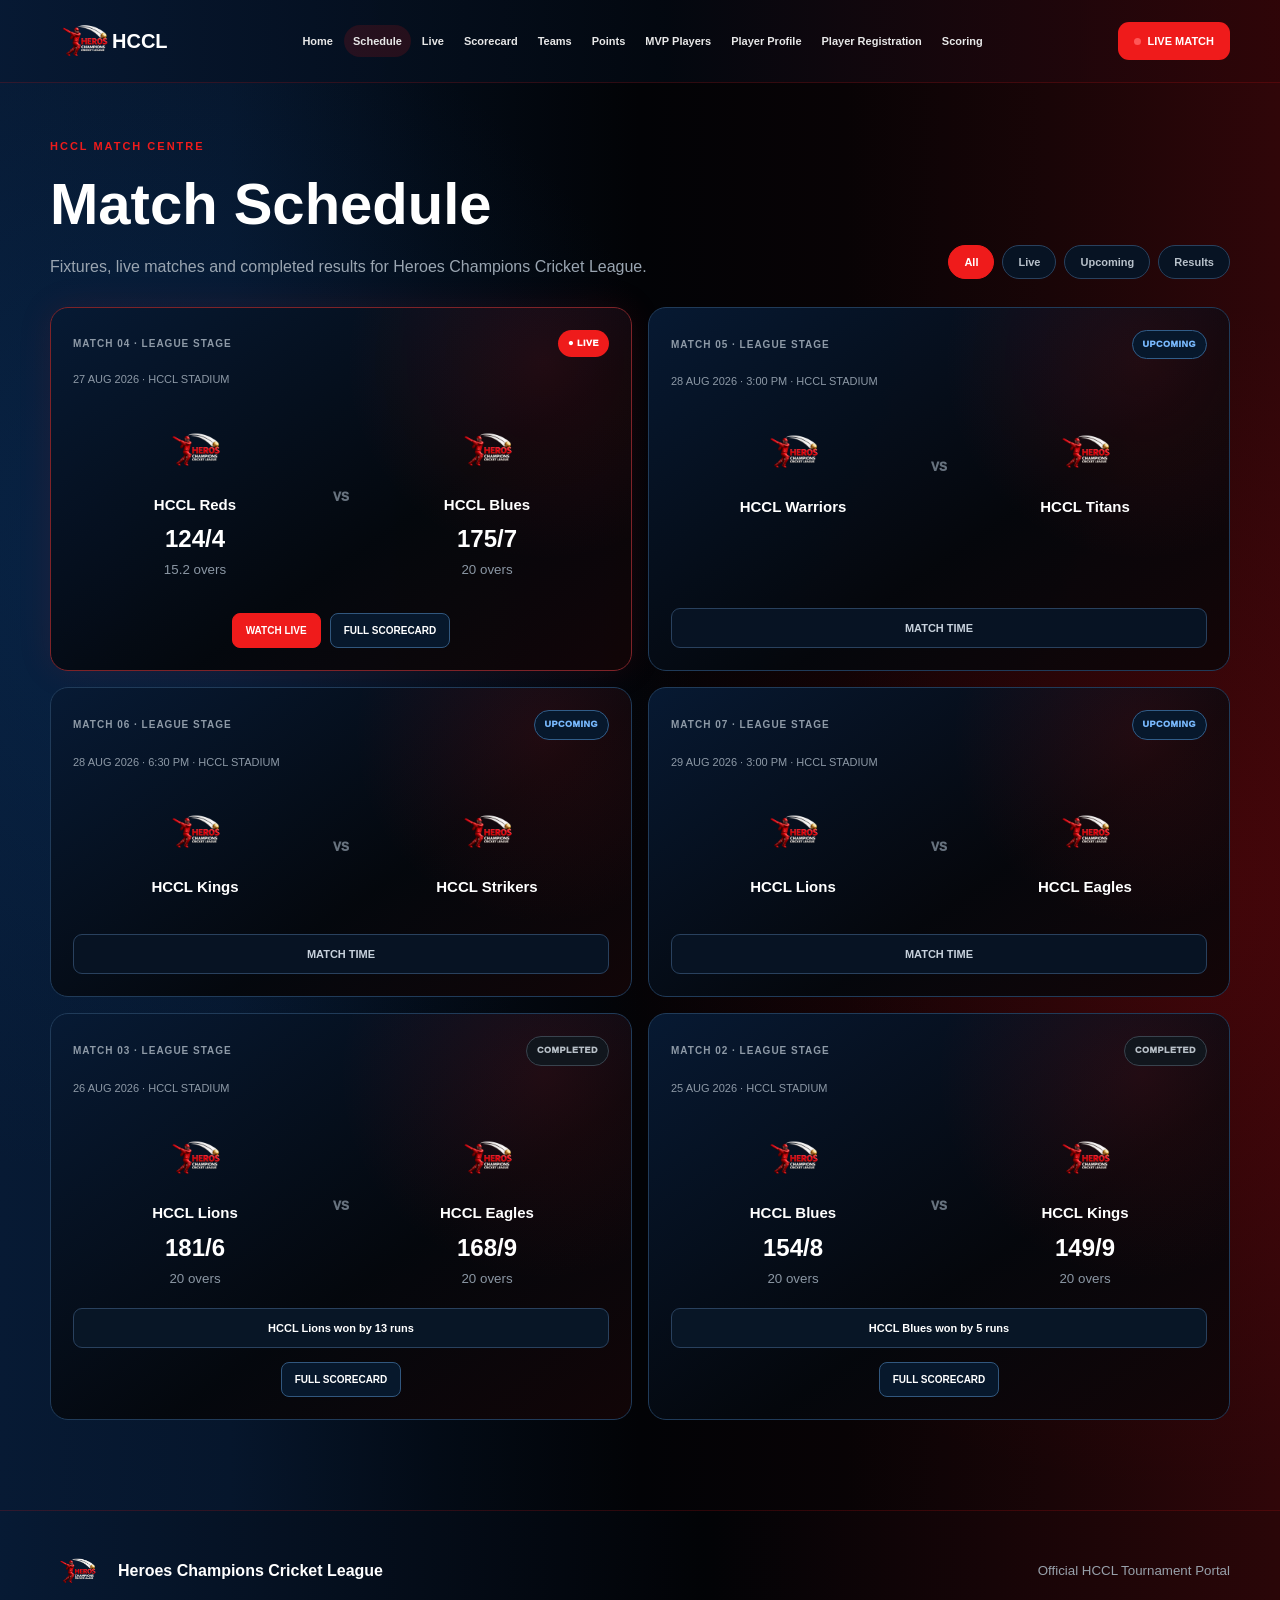
<file: schedule.html>
<!doctype html>
<html lang="en">
<head>

<meta charset="utf-8">
<meta name="viewport" content="width=device-width,initial-scale=1">

<title>HCCL — Match Schedule</title>

<link rel="stylesheet" href="site.css">

<style>

.schedule-page{
  width:min(1180px,calc(100% - 32px));
  margin:0 auto;
  padding:55px 0 90px;
}

.schedule-head{
  display:flex;
  align-items:end;
  justify-content:space-between;
  gap:20px;
  margin-bottom:28px;
}

.schedule-head small{
  display:block;
  color:#ef1b1b;
  font-size:11px;
  font-weight:900;
  letter-spacing:2px;
}

.schedule-head h1{
  margin-top:5px;
  font-size:clamp(36px,5vw,58px);
}

.schedule-head p{
  margin-top:8px;
  color:#9aa5b1;
  max-width:640px;
}


/* FILTERS */

.schedule-filters{
  display:flex;
  flex-wrap:wrap;
  gap:8px;
}

.schedule-filters button{
  padding:10px 15px;
  border-radius:999px;
  border:1px solid #29415e;
  background:#071323;
  color:#b8c1ca;
  font-size:11px;
  font-weight:900;
  cursor:pointer;
}

.schedule-filters button:hover,
.schedule-filters button.active{
  background:#ef1b1b;
  border-color:#ef1b1b;
  color:#fff;
}


/* GRID */

.schedule-grid{
  display:grid;
  grid-template-columns:repeat(2,minmax(0,1fr));
  gap:16px;
}


/* MATCH CARD */

.schedule-card{
  position:relative;
  overflow:hidden;

  min-height:310px;

  display:flex;
  flex-direction:column;

  padding:22px;

  border:1px solid #203b59;
  border-radius:18px;

  background:
    radial-gradient(
      circle at 85% 15%,
      rgba(239,27,27,.12),
      transparent 34%
    ),
    linear-gradient(
      145deg,
      rgba(7,26,52,.96),
      rgba(4,7,12,.96) 60%,
      rgba(18,5,7,.96)
    );
}

.schedule-card.live{
  border-color:#7e2328;
  box-shadow:0 0 35px rgba(239,27,27,.10);
}

.match-top{
  display:flex;
  justify-content:space-between;
  gap:12px;
  align-items:center;
}

.match-no{
  color:#8e9aa7;
  font-size:10px;
  font-weight:900;
  letter-spacing:1px;
}

.match-status{
  padding:7px 10px;
  border-radius:999px;
  font-size:9px;
  font-weight:1000;
  letter-spacing:.5px;
}

.status-live{
  color:#fff;
  background:#ef1b1b;
}

.status-upcoming{
  color:#79baff;
  border:1px solid #315d89;
  background:#07182c;
}

.status-completed{
  color:#b8c0c8;
  border:1px solid #39434e;
  background:#11161d;
}


/* META */

.match-meta{
  margin-top:14px;
  color:#8d99a6;
  font-size:11px;
}


/* TEAMS */

.match-teams{
  display:grid;
  grid-template-columns:1fr auto 1fr;
  align-items:center;
  gap:16px;
  margin:26px 0 18px;
}

.match-team{
  text-align:center;
}

.match-team img{
  width:72px;
  height:72px;
  margin:0 auto 8px;
  object-fit:contain;
}

.match-team b{
  display:block;
  font-size:15px;
}

.match-team strong{
  display:block;
  margin-top:5px;
  font-size:24px;
}

.match-team small{
  color:#8b97a4;
}

.match-vs{
  color:#67727e;
  font-size:12px;
  font-weight:1000;
}


/* COUNTDOWN */

.countdown{
  margin-top:auto;
  padding:11px;
  text-align:center;
  border-radius:9px;
  border:1px solid #29415e;
  background:#071323;
  color:#c7d1dc;
  font-size:11px;
  font-weight:900;
}


/* RESULT */

.match-result{
  margin-top:auto;
  padding:11px;
  text-align:center;
  border-radius:9px;
  background:#081626;
  border:1px solid #29415e;
  color:#fff;
  font-size:11px;
  font-weight:900;
}


/* ACTIONS */

.match-actions{
  display:flex;
  justify-content:center;
  flex-wrap:wrap;
  gap:9px;
  margin-top:14px;
}

.match-actions a{
  padding:9px 13px;
  border-radius:8px;
  background:#07182c;
  border:1px solid #31577e;
  font-size:10px;
  font-weight:900;
}

.match-actions a.primary-action{
  background:#ef1b1b;
  border-color:#ef1b1b;
}


/* EMPTY */

.schedule-empty{
  display:none;
  margin-top:20px;
  padding:45px 20px;
  text-align:center;
  color:#8d98a4;
  border:1px solid #203a58;
  border-radius:14px;
}


/* MOBILE */

@media(max-width:820px){

  .schedule-head{
    flex-direction:column;
    align-items:flex-start;
  }

  .schedule-grid{
    grid-template-columns:1fr;
  }

}

@media(max-width:520px){

  .match-teams{
    grid-template-columns:1fr;
  }

  .match-vs{
    padding:3px 0;
  }

  .schedule-card{
    min-height:auto;
  }

}

</style>

</head>

<body>


<header class="nav">

<a class="logo" href="index.html">
  <img src="hccl-logo.png" alt="HCCL">
  <span>HCCL</span>
</a>

<nav>

<a href="index.html">Home</a>

<a class="active" href="schedule.html">
Schedule
</a>

<a href="match.html">
Live
</a>

<a href="match.html#scorecard">
Scorecard
</a>

<a href="index.html#teams">
Teams
</a>

<a href="index.html#table">
Points
</a>

<a href="players.html">
MVP Players
</a>

<a href="player-profile.html?id=1">
Player Profile
</a>

<a href="registration.html">
Player Registration
</a>

<a href="scorer.html">
Scoring
</a>

</nav>

<a class="live-nav" href="match.html">
<i></i>
LIVE MATCH
</a>

</header>



<main class="schedule-page">


<div class="schedule-head">

<div>

<small>
HCCL MATCH CENTRE
</small>

<h1>
Match Schedule
</h1>

<p>
Fixtures, live matches and completed results for Heroes Champions Cricket League.
</p>

</div>


<div class="schedule-filters">

<button
class="active"
data-filter="all">
All
</button>

<button data-filter="live">
Live
</button>

<button data-filter="upcoming">
Upcoming
</button>

<button data-filter="completed">
Results
</button>

</div>

</div>



<div
class="schedule-grid"
id="scheduleGrid">


<!-- LIVE MATCH -->

<article
class="schedule-card live"
data-status="live">


<div class="match-top">

<span class="match-no">
MATCH 04 · LEAGUE STAGE
</span>

<span class="match-status status-live">
● LIVE
</span>

</div>


<div class="match-meta">
27 AUG 2026 · HCCL STADIUM
</div>


<div class="match-teams">


<div class="match-team">

<a href="team.html?team=reds">

<img
src="hccl-logo.png"
alt="HCCL Reds">

<b>
HCCL Reds
</b>

</a>

<strong>
124/4
</strong>

<small>
15.2 overs
</small>

</div>


<div class="match-vs">
VS
</div>


<div class="match-team">

<a href="team.html?team=blues">

<img
src="hccl-logo.png"
alt="HCCL Blues">

<b>
HCCL Blues
</b>

</a>

<strong>
175/7
</strong>

<small>
20 overs
</small>

</div>


</div>


<div class="match-actions">

<a
class="primary-action"
href="match.html">
WATCH LIVE
</a>

<a href="match.html#scorecard">
FULL SCORECARD
</a>

</div>


</article>



<!-- UPCOMING -->

<article
class="schedule-card"
data-status="upcoming">


<div class="match-top">

<span class="match-no">
MATCH 05 · LEAGUE STAGE
</span>

<span class="match-status status-upcoming">
UPCOMING
</span>

</div>


<div class="match-meta">
28 AUG 2026 · 3:00 PM · HCCL STADIUM
</div>


<div class="match-teams">


<div class="match-team">

<a href="team.html?team=warriors">

<img
src="hccl-logo.png"
alt="HCCL Warriors">

<b>
HCCL Warriors
</b>

</a>

</div>


<div class="match-vs">
VS
</div>


<div class="match-team">

<a href="team.html?team=titans">

<img
src="hccl-logo.png"
alt="HCCL Titans">

<b>
HCCL Titans
</b>

</a>

</div>


</div>


<div
class="countdown"
data-time="2026-08-28T15:00:00">
Starts in —
</div>


</article>



<!-- UPCOMING -->

<article
class="schedule-card"
data-status="upcoming">


<div class="match-top">

<span class="match-no">
MATCH 06 · LEAGUE STAGE
</span>

<span class="match-status status-upcoming">
UPCOMING
</span>

</div>


<div class="match-meta">
28 AUG 2026 · 6:30 PM · HCCL STADIUM
</div>


<div class="match-teams">


<div class="match-team">

<a href="team.html?team=kings">

<img
src="hccl-logo.png"
alt="HCCL Kings">

<b>
HCCL Kings
</b>

</a>

</div>


<div class="match-vs">
VS
</div>


<div class="match-team">

<a href="team.html?team=strikers">

<img
src="hccl-logo.png"
alt="HCCL Strikers">

<b>
HCCL Strikers
</b>

</a>

</div>


</div>


<div
class="countdown"
data-time="2026-08-28T18:30:00">
Starts in —
</div>


</article>



<!-- UPCOMING -->

<article
class="schedule-card"
data-status="upcoming">


<div class="match-top">

<span class="match-no">
MATCH 07 · LEAGUE STAGE
</span>

<span class="match-status status-upcoming">
UPCOMING
</span>

</div>


<div class="match-meta">
29 AUG 2026 · 3:00 PM · HCCL STADIUM
</div>


<div class="match-teams">


<div class="match-team">

<a href="team.html?team=lions">

<img
src="hccl-logo.png"
alt="HCCL Lions">

<b>
HCCL Lions
</b>

</a>

</div>


<div class="match-vs">
VS
</div>


<div class="match-team">

<a href="team.html?team=eagles">

<img
src="hccl-logo.png"
alt="HCCL Eagles">

<b>
HCCL Eagles
</b>

</a>

</div>


</div>


<div
class="countdown"
data-time="2026-08-29T15:00:00">
Starts in —
</div>


</article>



<!-- COMPLETED -->

<article
class="schedule-card"
data-status="completed">


<div class="match-top">

<span class="match-no">
MATCH 03 · LEAGUE STAGE
</span>

<span class="match-status status-completed">
COMPLETED
</span>

</div>


<div class="match-meta">
26 AUG 2026 · HCCL STADIUM
</div>


<div class="match-teams">


<div class="match-team">

<a href="team.html?team=lions">

<img
src="hccl-logo.png"
alt="HCCL Lions">

<b>
HCCL Lions
</b>

</a>

<strong>
181/6
</strong>

<small>
20 overs
</small>

</div>


<div class="match-vs">
VS
</div>


<div class="match-team">

<a href="team.html?team=eagles">

<img
src="hccl-logo.png"
alt="HCCL Eagles">

<b>
HCCL Eagles
</b>

</a>

<strong>
168/9
</strong>

<small>
20 overs
</small>

</div>


</div>


<div class="match-result">
HCCL Lions won by 13 runs
</div>


<div class="match-actions">

<a href="match.html#scorecard">
FULL SCORECARD
</a>

</div>


</article>



<!-- COMPLETED -->

<article
class="schedule-card"
data-status="completed">


<div class="match-top">

<span class="match-no">
MATCH 02 · LEAGUE STAGE
</span>

<span class="match-status status-completed">
COMPLETED
</span>

</div>


<div class="match-meta">
25 AUG 2026 · HCCL STADIUM
</div>


<div class="match-teams">


<div class="match-team">

<a href="team.html?team=blues">

<img
src="hccl-logo.png"
alt="HCCL Blues">

<b>
HCCL Blues
</b>

</a>

<strong>
154/8
</strong>

<small>
20 overs
</small>

</div>


<div class="match-vs">
VS
</div>


<div class="match-team">

<a href="team.html?team=kings">

<img
src="hccl-logo.png"
alt="HCCL Kings">

<b>
HCCL Kings
</b>

</a>

<strong>
149/9
</strong>

<small>
20 overs
</small>

</div>


</div>


<div class="match-result">
HCCL Blues won by 5 runs
</div>


<div class="match-actions">

<a href="match.html#scorecard">
FULL SCORECARD
</a>

</div>


</article>


</div>


<div
class="schedule-empty"
id="scheduleEmpty">

No matches available in this category.

</div>


</main>



<footer>

<img
src="hccl-logo.png"
alt="HCCL">

<span>
Heroes Champions Cricket League
</span>

<small>
Official HCCL Tournament Portal
</small>

</footer>


<script src="site.js"></script>


<script>

/* =========================================
   SCHEDULE FILTERS
========================================= */

const scheduleButtons =
document.querySelectorAll(
".schedule-filters button"
);


const scheduleCards =
document.querySelectorAll(
".schedule-card"
);


const scheduleEmpty =
document.getElementById(
"scheduleEmpty"
);


scheduleButtons.forEach(
button => {


button.addEventListener(
"click",
function(){


scheduleButtons.forEach(
btn =>
btn.classList.remove(
"active"
)
);


this.classList.add(
"active"
);


const selected =
this.dataset.filter;


let visible =
0;


scheduleCards.forEach(
card => {


if(
selected === "all" ||
card.dataset.status === selected
){

card.style.display =
"flex";

visible++;

}
else{

card.style.display =
"none";

}

});


scheduleEmpty.style.display =
visible === 0
? "block"
: "none";


});

});

</script>


</body>
</html>
</file>
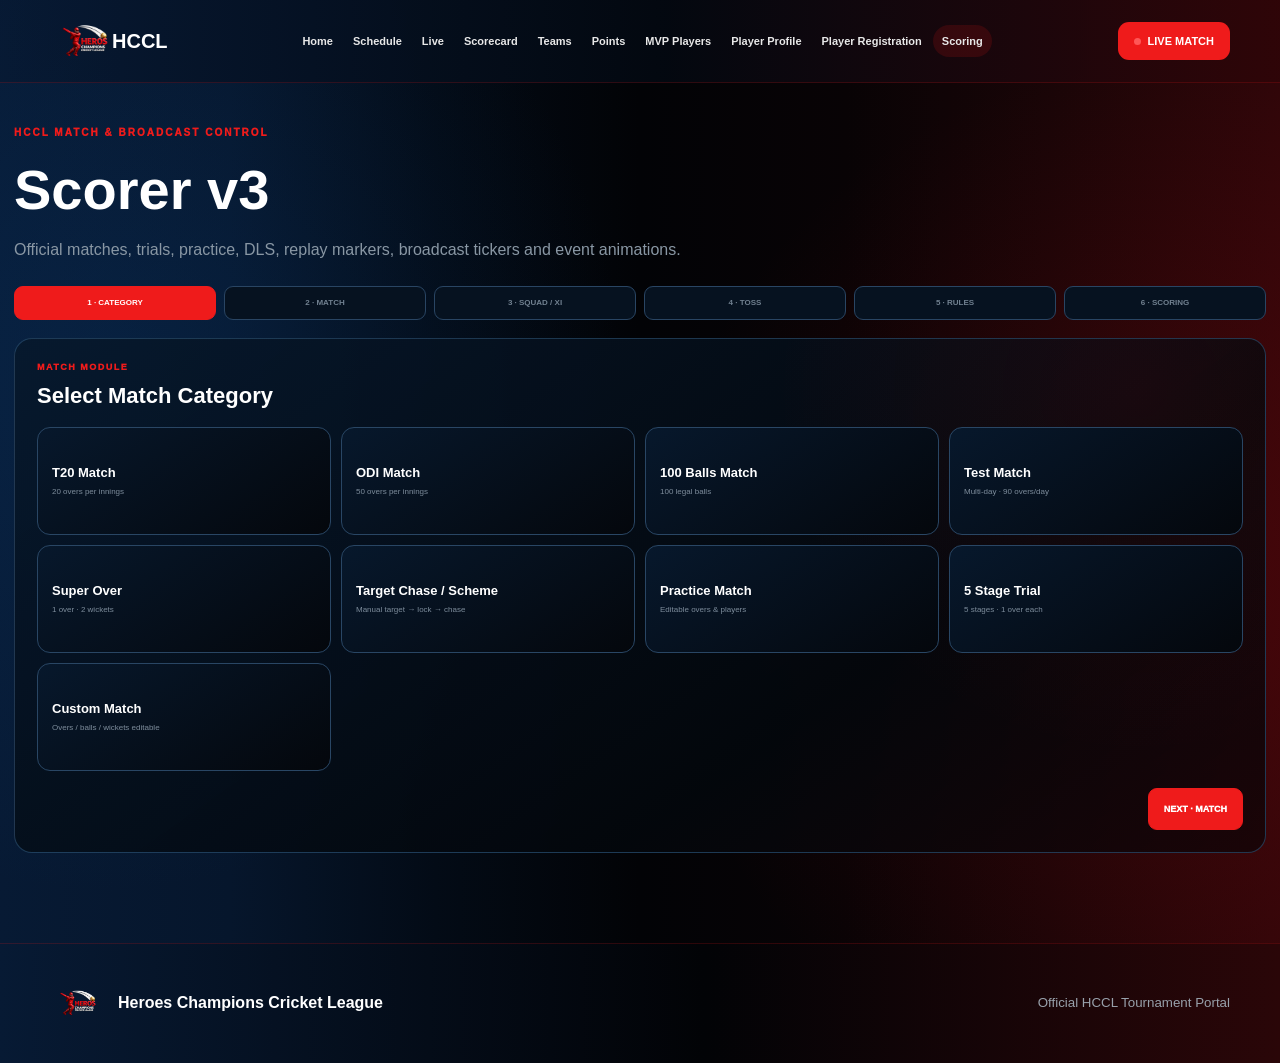
<file: scorer.html>
<!doctype html>
<html lang="en">

<head>

<meta charset="utf-8">
<meta name="viewport" content="width=device-width,initial-scale=1">

<title>HCCL — Scorer v3</title>

<link rel="stylesheet" href="site.css">

<style>

/* =========================================================
   PAGE
========================================================= */

.scorer-page{
  width:min(1320px,calc(100% - 28px));
  margin:auto;
  padding:36px 0 90px;
}

.scorer-title{
  margin-bottom:24px;
}

.scorer-title small{
  color:#ef1b1b;
  font-size:10px;
  font-weight:1000;
  letter-spacing:2px;
}

.scorer-title h1{
  margin-top:5px;
  font-size:clamp(34px,5vw,56px);
}

.scorer-title p{
  color:#8997a4;
  margin-top:6px;
}


/* =========================================================
   COMMON PANEL
========================================================= */

.panel{
  padding:22px;

  border:1px solid rgba(48,90,128,.58);
  border-radius:18px;

  background:
    radial-gradient(
      circle at 90% 10%,
      rgba(239,27,27,.08),
      transparent 30%
    ),
    linear-gradient(
      145deg,
      rgba(7,24,44,.90),
      rgba(3,7,12,.93) 67%,
      rgba(21,5,7,.84)
    );
}

.panel-label{
  color:#ef1b1b;
  font-size:9px;
  font-weight:1000;
  letter-spacing:1.5px;
}

.panel h2{
  margin:4px 0 15px;
  font-size:22px;
}


/* =========================================================
   STEP BAR
========================================================= */

.steps{
  display:grid;
  grid-template-columns:repeat(6,1fr);
  gap:8px;
  margin-bottom:18px;
}

.step{
  padding:10px 7px;

  text-align:center;

  border:1px solid #294563;
  border-radius:9px;

  background:#061220;

  color:#718190;

  font-size:8px;
  font-weight:900;
}

.step.active{
  background:#ef1b1b;
  border-color:#ef1b1b;
  color:#fff;
}


/* =========================================================
   MATCH CATEGORY
========================================================= */

.category-grid{
  display:grid;
  grid-template-columns:repeat(4,1fr);
  gap:10px;
}

.category-card{
  min-height:108px;

  display:flex;
  flex-direction:column;
  justify-content:center;

  padding:14px;

  border:1px solid #294664;
  border-radius:13px;

  background:
    linear-gradient(
      145deg,
      #07182c,
      #04070c
    );

  cursor:pointer;
}

.category-card:hover{
  border-color:#ef1b1b;
}

.category-card.selected{
  border-color:#ef1b1b;

  box-shadow:
    0 0 22px rgba(239,27,27,.12);
}

.category-card b{
  font-size:13px;
}

.category-card small{
  margin-top:4px;
  color:#7e8d9c;
  font-size:8px;
}


/* =========================================================
   MATCH LIST
========================================================= */

.match-list{
  display:grid;
  grid-template-columns:repeat(2,1fr);
  gap:10px;
}

.match-card{
  padding:16px;

  border:1px solid #294664;
  border-radius:13px;

  background:
    linear-gradient(
      135deg,
      rgba(7,26,52,.88),
      rgba(4,7,12,.93),
      rgba(31,5,8,.80)
    );

  cursor:pointer;
}

.match-card.selected{
  border-color:#ef1b1b;
}

.match-card .time{
  color:#ff4444;
  font-size:9px;
  font-weight:1000;
}

.match-card h3{
  margin:8px 0 4px;
  font-size:15px;
}

.match-card p{
  color:#7e8b98;
  font-size:8px;
}


/* =========================================================
   FORMS
========================================================= */

.form-grid{
  display:grid;
  grid-template-columns:repeat(2,1fr);
  gap:12px;
}

.form-grid.three{
  grid-template-columns:repeat(3,1fr);
}

.form-grid.four{
  grid-template-columns:repeat(4,1fr);
}

.field{
  margin-bottom:11px;
}

.field label{
  display:block;
  margin-bottom:5px;

  color:#8493a1;
  font-size:8px;
  font-weight:900;
}

.field input,
.field select{
  width:100%;
  height:43px;

  padding:0 11px;

  border:1px solid #294664;
  border-radius:9px;

  background:#061220;
  color:#fff;

  outline:none;
}


/* =========================================================
   BUTTONS
========================================================= */

.btn{
  min-height:42px;

  display:inline-flex;
  align-items:center;
  justify-content:center;

  padding:0 15px;

  border:1px solid #315578;
  border-radius:9px;

  background:#07182c;
  color:#fff;

  font-size:9px;
  font-weight:1000;

  cursor:pointer;
}

.btn:hover{
  filter:brightness(1.12);
}

.btn.red{
  background:#ef1b1b;
  border-color:#ef1b1b;
}

.btn.green{
  background:#155a34;
  border-color:#2b7f4e;
}

.btn.gold{
  background:#654d0b;
  border-color:#aa8524;
}

.btn.warning{
  color:#ffd34f;
}

.actions{
  display:flex;
  justify-content:space-between;
  gap:10px;
  margin-top:17px;
}


/* =========================================================
   SQUAD / XI
========================================================= */

.squad-grid{
  display:grid;
  grid-template-columns:1fr 1fr;
  gap:15px;
}

.squad-title{
  margin-bottom:11px;
  font-size:15px;
}

.player-list{
  max-height:430px;
  overflow-y:auto;
}

.player-row{
  display:flex;
  align-items:center;
  justify-content:space-between;

  gap:10px;

  padding:8px 4px;

  border-bottom:1px solid rgba(53,91,126,.20);
}

.player-row label{
  display:flex;
  align-items:center;
  gap:8px;

  cursor:pointer;
}

.player-row small{
  color:#758695;
}


/* =========================================================
   SCORE HERO
========================================================= */

.score-hero{
  padding:24px;

  border:1px solid #315578;
  border-radius:20px;

  background:
    radial-gradient(
      circle at 10% 35%,
      rgba(30,91,147,.22),
      transparent 35%
    ),
    radial-gradient(
      circle at 90% 35%,
      rgba(239,27,27,.16),
      transparent 36%
    ),
    linear-gradient(
      110deg,
      rgba(7,26,52,.93),
      rgba(2,5,9,.97) 52%,
      rgba(32,5,8,.89)
    );
}

.score-top{
  display:flex;
  justify-content:space-between;
  align-items:center;
  gap:12px;
}

.live-pill{
  display:inline-flex;
  align-items:center;
  gap:6px;

  padding:7px 10px;

  border-radius:999px;

  background:#ef1b1b;

  font-size:8px;
  font-weight:1000;
}

.live-pill i{
  width:7px;
  height:7px;

  border-radius:50%;

  background:#ff6a6a;
}

.score-center{
  text-align:center;
  padding:17px 0;
}

.score-team{
  color:#9ba7b2;
  font-size:10px;
  font-weight:900;
}

.big-score{
  margin-top:3px;

  font-size:clamp(58px,8vw,92px);
  font-weight:1000;
  line-height:1;
}

.overs-text{
  margin-top:6px;
  color:#80909e;
  font-size:11px;
}

.metrics{
  display:grid;
  grid-template-columns:repeat(6,1fr);

  padding-top:15px;

  border-top:1px solid rgba(52,94,133,.25);
}

.metric{
  text-align:center;
}

.metric small{
  display:block;
  color:#738393;
  font-size:7px;
  font-weight:900;
}

.metric strong{
  display:block;
  margin-top:4px;
  font-size:16px;
}


/* =========================================================
   SCORING LAYOUT
========================================================= */

.scoring-layout{
  display:grid;
  grid-template-columns:1.15fr .85fr;
  gap:16px;
  margin-top:16px;
}


/* =========================================================
   CURRENT PLAYERS
========================================================= */

.current-grid{
  display:grid;
  grid-template-columns:1fr 1fr;
  gap:12px;
}

.current-player{
  padding:12px;

  border-left:2px solid #315578;
}

.current-player.striker{
  border-left-color:#ef1b1b;
}

.current-player small{
  color:#738393;
  font-size:7px;
  font-weight:900;
}

.current-player strong{
  display:block;
  margin-top:3px;
}

.current-player span{
  display:block;
  margin-top:4px;
  color:#9aa6b1;
  font-size:9px;
}


/* =========================================================
   RUN BUTTONS
========================================================= */

.run-grid{
  display:grid;
  grid-template-columns:repeat(4,1fr);
  gap:9px;
}

.run-btn{
  min-height:59px;

  border:1px solid #315578;
  border-radius:11px;

  background:#07182c;
  color:#fff;

  font-size:20px;
  font-weight:1000;

  cursor:pointer;
}

.run-btn.four{
  background:#115432;
  border-color:#2c8050;
}

.run-btn.six{
  background:#745509;
  border-color:#b58b20;
}

.run-btn.wicket{
  background:#731219;
  border-color:#c8323e;
}

.extra-grid{
  display:grid;
  grid-template-columns:repeat(4,1fr);
  gap:8px;
}

.extra-btn{
  min-height:41px;

  border:1px solid #315578;
  border-radius:8px;

  background:#07182c;
  color:#fff;

  font-size:8px;
  font-weight:900;

  cursor:pointer;
}


/* =========================================================
   RECENT BALLS
========================================================= */

.recent-balls{
  display:flex;
  flex-wrap:wrap;
  gap:7px;
}

.ball{
  width:33px;
  height:33px;

  display:flex;
  align-items:center;
  justify-content:center;

  border-radius:50%;

  border:1px solid #315578;

  background:#07182c;

  font-size:9px;
  font-weight:1000;
}

.ball.four{
  background:#145736;
}

.ball.six{
  background:#76570a;
}

.ball.wicket{
  background:#76141b;
}

.ball.extra{
  background:#403164;
}


/* =========================================================
   MATCH STATUS
========================================================= */

.status-grid{
  display:grid;
  grid-template-columns:repeat(3,1fr);
  gap:8px;
}

.status-btn{
  min-height:42px;

  border:1px solid #315578;
  border-radius:9px;

  background:#07182c;
  color:#fff;

  font-size:8px;
  font-weight:900;

  cursor:pointer;
}

.status-btn.active{
  background:#ef1b1b;
  border-color:#ef1b1b;
}


/* =========================================================
   TICKER MODELS
========================================================= */

.ticker-grid{
  display:grid;
  grid-template-columns:repeat(3,1fr);
  gap:7px;
}

.ticker-btn{
  min-height:40px;

  padding:6px;

  border:1px solid #294563;
  border-radius:8px;

  background:#061220;
  color:#8c9aa7;

  font-size:7px;
  font-weight:900;

  cursor:pointer;
}

.ticker-btn.active{
  background:#ef1b1b;
  color:#fff;
  border-color:#ef1b1b;
}


/* =========================================================
   BROADCAST EVENTS
========================================================= */

.event-grid{
  display:grid;
  grid-template-columns:repeat(3,1fr);
  gap:8px;
}

.event-btn{
  min-height:42px;

  border:1px solid #315578;
  border-radius:8px;

  background:#07182c;
  color:#fff;

  font-size:8px;
  font-weight:1000;

  cursor:pointer;
}

.event-btn.red{
  background:#ef1b1b;
  border-color:#ef1b1b;
}

.event-btn.gold{
  background:#6f540a;
  border-color:#a98625;
}


/* =========================================================
   PREVIEW
========================================================= */

.preview{
  position:relative;

  aspect-ratio:16/9;

  overflow:hidden;

  border:1px solid #315578;
  border-radius:13px;

  background:
    linear-gradient(
      110deg,
      #071a34,
      #020306 52%,
      #2c0608
    );
}

.preview-main{
  position:absolute;
  inset:0;

  display:flex;
  flex-direction:column;
  justify-content:center;
  align-items:center;

  text-align:center;
}

.preview-main img{
  width:50px;
  margin-bottom:6px;
}

.preview-score{
  font-size:38px;
  font-weight:1000;
}

.preview-info{
  margin-top:3px;
  color:#929fac;
  font-size:9px;
}

.preview-event{
  position:absolute;
  inset:0;

  display:none;

  align-items:center;
  justify-content:center;

  text-align:center;

  background:
    radial-gradient(
      circle,
      rgba(239,27,27,.25),
      rgba(2,3,6,.97)
    );

  font-size:clamp(38px,7vw,80px);
  font-weight:1000;

  z-index:5;
}

.preview-event.show{
  display:flex;

  animation:eventPop .7s ease;
}

@keyframes eventPop{

  from{
    opacity:0;
    transform:scale(.25) rotate(-7deg);
  }

  to{
    opacity:1;
    transform:scale(1);
  }

}


/* INTERRUPTION */

.interruption{
  position:absolute;
  inset:0;

  display:none;

  align-items:center;
  justify-content:center;

  background:
    linear-gradient(
      110deg,
      rgba(7,26,52,.98),
      rgba(2,3,6,.98),
      rgba(43,6,8,.98)
    );

  z-index:7;

  text-align:center;
}

.interruption.show{
  display:flex;
}

.interruption h2{
  font-size:34px;
}

.interruption p{
  margin-top:6px;
  color:#9ca8b3;
}


/* =========================================================
   TRIAL MODE
========================================================= */

.trial-stages{
  display:grid;
  grid-template-columns:repeat(5,1fr);
  gap:8px;
}

.trial-stage{
  padding:12px;

  text-align:center;

  border:1px solid #294563;
  border-radius:9px;

  background:#061220;

  color:#7c8a98;

  font-size:8px;
  font-weight:900;
}

.trial-stage.active{
  background:#ef1b1b;
  color:#fff;
  border-color:#ef1b1b;
}

.trial-stage.done{
  background:#155a34;
  border-color:#2c7d4e;
  color:#fff;
}


/* =========================================================
   LOG
========================================================= */

.log{
  max-height:280px;
  overflow-y:auto;
}

.log-row{
  padding:8px 0;

  border-bottom:
    1px solid rgba(52,91,126,.20);

  color:#95a1ac;

  font-size:8px;
}

.log-row b{
  color:#fff;
}


/* =========================================================
   HIDDEN
========================================================= */

.hidden{
  display:none !important;
}


/* =========================================================
   MOBILE
========================================================= */

@media(max-width:1000px){

  .category-grid{
    grid-template-columns:repeat(3,1fr);
  }

  .scoring-layout{
    grid-template-columns:1fr;
  }

  .metrics{
    grid-template-columns:repeat(3,1fr);
    row-gap:15px;
  }

}

@media(max-width:760px){

  .steps{
    grid-template-columns:repeat(3,1fr);
  }

  .category-grid{
    grid-template-columns:repeat(2,1fr);
  }

  .match-list,
  .squad-grid{
    grid-template-columns:1fr;
  }

  .form-grid,
  .form-grid.three,
  .form-grid.four{
    grid-template-columns:1fr;
  }

  .ticker-grid{
    grid-template-columns:repeat(2,1fr);
  }

}

@media(max-width:520px){

  .current-grid{
    grid-template-columns:1fr;
  }

  .event-grid,
  .status-grid{
    grid-template-columns:repeat(2,1fr);
  }

  .trial-stages{
    grid-template-columns:repeat(5,1fr);
  }

}

</style>

</head>


<body>


<header class="nav">

<a
class="logo"
href="index.html">

<img
src="hccl-logo.png"
alt="HCCL">

<span>
HCCL
</span>

</a>


<nav>

<a href="index.html">Home</a>
<a href="schedule.html">Schedule</a>
<a href="match.html">Live</a>
<a href="match.html#scorecard">Scorecard</a>
<a href="index.html#teams">Teams</a>
<a href="index.html#table">Points</a>
<a href="players.html">MVP Players</a>
<a href="player-profile.html?id=1">Player Profile</a>
<a href="registration.html">Player Registration</a>
<a class="active" href="scorer.html">Scoring</a>

</nav>


<a
class="live-nav"
href="match.html">

<i></i>
LIVE MATCH

</a>

</header>



<main class="scorer-page">


<div class="scorer-title">

<small>
HCCL MATCH & BROADCAST CONTROL
</small>

<h1>
Scorer v3
</h1>

<p>
Official matches, trials, practice, DLS, replay markers,
broadcast tickers and event animations.
</p>

</div>



<div class="steps">

<div class="step active" id="step1">1 · CATEGORY</div>
<div class="step" id="step2">2 · MATCH</div>
<div class="step" id="step3">3 · SQUAD / XI</div>
<div class="step" id="step4">4 · TOSS</div>
<div class="step" id="step5">5 · RULES</div>
<div class="step" id="step6">6 · SCORING</div>

</div>



<!-- =========================================================
     STEP 1 CATEGORY
========================================================= -->

<section
class="panel"
id="categoryStep">


<div class="panel-label">
MATCH MODULE
</div>

<h2>
Select Match Category
</h2>


<div
class="category-grid"
id="categoryGrid">
</div>


<div
class="actions"
style="justify-content:flex-end">

<button
class="btn red"
id="categoryNext">

NEXT · MATCH

</button>

</div>


</section>



<!-- =========================================================
     STEP 2 MATCH
========================================================= -->

<section
class="panel hidden"
id="matchStep">


<div class="panel-label">
MATCH SELECTION
</div>

<h2>
Scheduled / Custom Match
</h2>


<div
class="match-list"
id="matchList">
</div>


<div
style="
margin-top:18px;
padding-top:15px;
border-top:1px solid rgba(55,95,132,.24);
">


<div class="panel-label">
CUSTOM MATCH
</div>


<div class="form-grid three"
style="margin-top:10px">


<div class="field">

<label>
TEAM A
</label>

<input
id="customTeamA"
placeholder="Team A">

</div>


<div class="field">

<label>
TEAM B
</label>

<input
id="customTeamB"
placeholder="Team B">

</div>


<div class="field">

<label>
MATCH NAME
</label>

<input
id="customMatchName"
placeholder="Practice / Trial / Custom">

</div>


</div>


<button
class="btn"
id="useCustomMatch">

USE CUSTOM MATCH

</button>


</div>


<div class="actions">

<button
class="btn"
id="matchBack">

← CATEGORY

</button>

<button
class="btn red"
id="matchNext">

NEXT · SQUAD

</button>

</div>


</section>



<!-- =========================================================
     STEP 3 SQUAD
========================================================= -->

<section
class="panel hidden"
id="squadStep">


<div class="panel-label">
SQUAD SELECTION
</div>

<h2>
26 Player Squad / Playing XI
</h2>


<div class="squad-grid">


<div>

<h3
class="squad-title"
id="teamATitle">
Team A
</h3>

<div
class="player-list"
id="teamAList">
</div>

</div>


<div>

<h3
class="squad-title"
id="teamBTitle">
Team B
</h3>

<div
class="player-list"
id="teamBList">
</div>

</div>


</div>



<div
style="
margin-top:18px;
padding-top:15px;
border-top:1px solid rgba(55,95,132,.24);
">


<div class="panel-label">
ADD PLAYER
</div>


<div
class="form-grid four"
style="margin-top:10px">


<div class="field">

<label>
TEAM
</label>

<select id="addPlayerTeam"></select>

</div>


<div class="field">

<label>
MOBILE NUMBER
</label>

<input
id="addMobile"
placeholder="+91">

</div>


<div class="field">

<label>
PLAYER NAME
</label>

<input
id="addName"
placeholder="Player name">

</div>


<div class="field">

<label>
ROLE
</label>

<select id="addRole">

<option>Batsman</option>
<option>All-Rounder</option>
<option>Fast Bowler</option>
<option>Medium Pacer</option>
<option>Spin Bowler</option>
<option>Wicket Keeper</option>

</select>

</div>


</div>


<button
class="btn"
id="addPlayer">

+ ADD PLAYER

</button>


</div>


<div class="actions">

<button
class="btn"
id="squadBack">

← MATCH

</button>

<button
class="btn red"
id="squadNext">

NEXT · TOSS

</button>

</div>


</section>



<!-- =========================================================
     STEP 4 TOSS / IMPACT
========================================================= -->

<section
class="panel hidden"
id="tossStep">


<div class="panel-label">
TOSS & SUBSTITUTES
</div>

<h2>
Toss / Impact Player / Super Sub
</h2>


<div class="form-grid three">


<div class="field">

<label>
TOSS WINNER
</label>

<select id="tossWinner"></select>

</div>


<div class="field">

<label>
DECISION
</label>

<select id="tossDecision">

<option value="bat">Bat</option>
<option value="bowl">Bowl</option>

</select>

</div>


<div class="field">

<label>
IMPACT / SUPER SUB RULE
</label>

<select id="impactEnabled">

<option value="yes">Enabled</option>
<option value="no">Disabled</option>

</select>

</div>


</div>


<div class="form-grid three">


<div class="field">

<label>
TEAM A IMPACT PLAYER
</label>

<select id="impactA"></select>

</div>


<div class="field">

<label>
TEAM B IMPACT PLAYER
</label>

<select id="impactB"></select>

</div>


<div class="field">

<label>
IMPACT DISPLAY
</label>

<select id="impactDisplay">

<option value="show">Show on Broadcast</option>
<option value="hide">Hide</option>

</select>

</div>


</div>


<div class="actions">

<button
class="btn"
id="tossBack">

← SQUAD

</button>

<button
class="btn red"
id="tossNext">

NEXT · RULES

</button>

</div>


</section>



<!-- =========================================================
     STEP 5 RULES
========================================================= -->

<section
class="panel hidden"
id="rulesStep">


<div class="panel-label">
MATCH RULES
</div>

<h2>
Overs / Balls / Target / DLS
</h2>


<div
class="form-grid four">


<div class="field">

<label>
MAX OVERS
</label>

<input
id="maxOvers"
type="number"
value="20">

</div>


<div class="field">

<label>
MAX BALLS
</label>

<input
id="maxBalls"
type="number"
value="120">

</div>


<div class="field">

<label>
WICKET LIMIT
</label>

<input
id="wicketLimit"
type="number"
value="10">

</div>


<div class="field">

<label>
TARGET
</label>

<input
id="target"
type="number"
value="0">

</div>


</div>



<div class="form-grid four">


<div class="field">

<label>
REVISED OVERS
</label>

<input
id="revisedOvers"
type="number"
value="20">

</div>


<div class="field">

<label>
OFFICIAL / DLS TARGET
</label>

<input
id="dlsTarget"
type="number"
value="0">

</div>


<div class="field">

<label>
TARGET LOCK
</label>

<select id="targetLock">

<option value="locked">LOCK TARGET</option>
<option value="editable">EDITABLE</option>

</select>

</div>


<div class="field">

<label>
MATCH DAY
</label>

<input
id="matchDay"
type="number"
value="1">

</div>


</div>



<div
id="trialConfig"
class="hidden"
style="
margin-top:18px;
padding-top:15px;
border-top:1px solid rgba(54,94,132,.25);
">


<div class="panel-label">
5 STAGE TRIAL
</div>


<div class="form-grid three"
style="margin-top:10px">


<div class="field">

<label>
TRIAL PLAYER
</label>

<select id="trialPlayer"></select>

</div>


<div class="field">

<label>
TRIAL BOWLER
</label>

<select id="trialBowler"></select>

</div>


<div class="field">

<label>
TRIAL NAME
</label>

<input
id="trialName"
placeholder="Trial Round 01">

</div>


</div>


<div class="trial-stages">

<div class="trial-stage active" id="trial1">
STAGE 1<br>OVER 1
</div>

<div class="trial-stage" id="trial2">
STAGE 2<br>OVER 2
</div>

<div class="trial-stage" id="trial3">
STAGE 3<br>OVER 3
</div>

<div class="trial-stage" id="trial4">
STAGE 4<br>OVER 4
</div>

<div class="trial-stage" id="trial5">
STAGE 5<br>OVER 5
</div>

</div>


</div>



<div class="actions">

<button
class="btn"
id="rulesBack">

← TOSS

</button>

<button
class="btn green"
id="startScoring">

START SCORING

</button>

</div>


</section>



<!-- =========================================================
     STEP 6 SCORING
========================================================= -->

<section
class="hidden"
id="scoringStep">


<div class="score-hero">


<div class="score-top">

<div class="panel-label"
id="matchLabel">

HCCL LIVE MATCH

</div>


<div class="live-pill">

<i></i>
LIVE

</div>


</div>



<div class="score-center">

<div
class="score-team"
id="battingTeam">

TEAM

</div>


<div class="big-score">

<span id="runs">
0
</span>

/<span id="wickets">
0
</span>

</div>


<div class="overs-text">

<span id="oversDisplay">
0.0
</span>

</div>


</div>



<div class="metrics">


<div class="metric">

<small>CRR</small>

<strong id="crr">
0.00
</strong>

</div>


<div class="metric">

<small>TARGET</small>

<strong id="targetView">
—
</strong>

</div>


<div class="metric">

<small>RRR</small>

<strong id="rrr">
—
</strong>

</div>


<div class="metric">

<small>BALLS LEFT</small>

<strong id="ballsLeft">
—
</strong>

</div>


<div class="metric">

<small>THIS OVER</small>

<strong id="overRuns">
0
</strong>

</div>


<div class="metric">

<small>DAY / STAGE</small>

<strong id="dayStage">
—
</strong>

</div>


</div>


</div>



<div class="scoring-layout">


<!-- LEFT -->

<div>


<div class="panel">


<div class="panel-label">
CURRENT PLAYERS
</div>

<h2>
Batting / Bowling
</h2>


<div class="current-grid">


<div class="current-player striker">

<small>STRIKER</small>

<strong id="strikerName">
—
</strong>

<span>

<span id="strikerRuns">
0
</span>

(

<span id="strikerBalls">
0
</span>

)

</span>

</div>


<div class="current-player">

<small>NON-STRIKER</small>

<strong id="nonStrikerName">
—
</strong>

<span>

<span id="nonStrikerRuns">
0
</span>

(

<span id="nonStrikerBalls">
0
</span>

)

</span>

</div>


</div>


<div
class="form-grid three"
style="margin-top:14px">


<div class="field">

<label>STRIKER</label>

<select id="liveStriker"></select>

</div>


<div class="field">

<label>NON-STRIKER</label>

<select id="liveNonStriker"></select>

</div>


<div class="field">

<label>BOWLER</label>

<select id="liveBowler"></select>

</div>


</div>


</div>



<div
class="panel"
style="margin-top:16px">


<div class="panel-label">
BALL RESULT
</div>

<h2>
Scoring
</h2>


<div class="run-grid">


<button class="run-btn" data-run="0">0</button>
<button class="run-btn" data-run="1">1</button>
<button class="run-btn" data-run="2">2</button>
<button class="run-btn" data-run="3">3</button>
<button class="run-btn four" data-run="4">4</button>
<button class="run-btn" data-run="5">5</button>
<button class="run-btn six" data-run="6">6</button>
<button class="run-btn wicket" id="wicketBtn">W</button>


</div>


<div
class="extra-grid"
style="margin-top:12px">


<button class="extra-btn" data-extra="WD">
WIDE
</button>

<button class="extra-btn" data-extra="NB">
NO BALL
</button>

<button class="extra-btn" data-extra="B">
BYE
</button>

<button class="extra-btn" data-extra="LB">
LEG BYE
</button>


</div>


<div
style="
display:flex;
flex-wrap:wrap;
gap:8px;
margin-top:15px;
">


<button
class="btn warning"
id="undoBtn">

UNDO

</button>


<button
class="btn"
id="swapBtn">

SWAP

</button>


<button
class="btn"
id="newOverBtn">

NEXT OVER

</button>


<button
class="btn red"
id="endInningsBtn">

END INNINGS

</button>


</div>


</div>



<div
class="panel"
style="margin-top:16px">


<div class="panel-label">
CURRENT OVER
</div>

<h2>
Recent Balls
</h2>


<div
class="recent-balls"
id="recentBalls">
</div>


</div>


</div>



<!-- RIGHT -->

<div>


<div class="panel">


<div class="panel-label">
BROADCAST PREVIEW
</div>

<h2>
Streaming Output
</h2>


<div class="preview">


<div class="preview-main">

<img
src="hccl-logo.png"
alt="HCCL">


<div
class="preview-score"
id="previewScore">

0/0

</div>


<div
class="preview-info"
id="previewInfo">

0.0 OVERS

</div>


</div>


<div
class="preview-event"
id="previewEvent">

FOUR

</div>


<div
class="interruption"
id="interruptionScreen">


<div>

<h2 id="interruptionTitle">
MATCH INTERRUPTED
</h2>

<p id="interruptionInfo">
Please stand by
</p>

</div>


</div>


</div>


</div>



<div
class="panel"
style="margin-top:16px">


<div class="panel-label">
MATCH STATUS
</div>

<h2>
Interruption Control
</h2>


<div class="status-grid">


<button
class="status-btn"
data-status="RAIN DELAY">

RAIN DELAY

</button>


<button
class="status-btn"
data-status="BAD LIGHT">

BAD LIGHT

</button>


<button
class="status-btn"
data-status="TECHNICAL ISSUE">

TECHNICAL ISSUE

</button>


<button
class="status-btn"
data-status="GROUND ISSUE">

GROUND ISSUE

</button>


<button
class="status-btn"
data-status="INJURY BREAK">

INJURY BREAK

</button>


<button
class="status-btn"
data-status="DRINKS BREAK">

DRINKS BREAK

</button>


<button
class="status-btn"
data-status="MATCH SUSPENDED">

SUSPEND

</button>


<button
class="status-btn"
id="resumeBtn">

RESUME LIVE

</button>


</div>


</div>



<div
class="panel"
style="margin-top:16px">


<div class="panel-label">
BROADCAST TICKER
</div>

<h2>
18 Ticker Models
</h2>


<div
class="ticker-grid"
id="tickerGrid">
</div>


</div>



<div
class="panel"
style="margin-top:16px">


<div class="panel-label">
EVENT ANIMATIONS
</div>

<h2>
Broadcast Trigger
</h2>


<div class="event-grid">


<button class="event-btn red" data-event="FOUR">
FOUR
</button>

<button class="event-btn red" data-event="SIX">
SIX
</button>

<button class="event-btn red" data-event="WICKET">
WICKET
</button>

<button class="event-btn gold" data-event="FIFTY">
50
</button>

<button class="event-btn gold" data-event="CENTURY">
100
</button>

<button class="event-btn" data-event="5 WICKETS">
5 WICKETS
</button>

<button class="event-btn" data-event="TEAM 50">
TEAM 50
</button>

<button class="event-btn" data-event="TEAM 100">
TEAM 100
</button>

<button class="event-btn" data-event="TEAM 150">
TEAM 150
</button>

<button class="event-btn" data-event="TEAM 200">
TEAM 200
</button>

<button class="event-btn" data-event="FREE HIT">
FREE HIT
</button>

<button class="event-btn gold" data-event="MATCH WINNER">
WINNER
</button>


</div>


</div>



<div
class="panel"
style="margin-top:16px">


<div class="panel-label">
REPLAY / HIGHLIGHTS
</div>

<h2>
Replay Markers
</h2>


<div
class="form-grid three">


<div class="field">

<label>REPLAY LENGTH</label>

<select id="replayLength">

<option value="5">Last 5 sec</option>
<option value="10">Last 10 sec</option>
<option value="15">Last 15 sec</option>
<option value="20">Last 20 sec</option>

</select>

</div>


<div class="field">

<label>SPEED</label>

<select id="replaySpeed">

<option value="1">1×</option>
<option value="2">2×</option>
<option value="3">3×</option>
<option value="4">4×</option>

<option value="0.5">½× Slow</option>
<option value="0.333">⅓× Slow</option>
<option value="0.25">¼× Slow</option>
<option value="0.2">⅕× Slow</option>

</select>

</div>


<div class="field">

<label>MARK TYPE</label>

<select id="highlightType">

<option>Auto Highlight</option>
<option>Boundary</option>
<option>Wicket</option>
<option>Catch</option>
<option>Run Out</option>
<option>Milestone</option>
<option>Winning Moment</option>

</select>

</div>


</div>


<div
style="
display:flex;
gap:8px;
flex-wrap:wrap;
">


<button
class="btn"
id="markReplay">

MARK REPLAY

</button>


<button
class="btn gold"
id="markHighlight">

MARK HIGHLIGHT

</button>


</div>


</div>



<div
class="panel"
style="margin-top:16px">


<div class="panel-label">
MATCH LOG
</div>

<h2>
Events
</h2>


<div
class="log"
id="matchLog">
</div>


</div>


</div>


</div>


</section>


</main>



<footer>

<img
src="hccl-logo.png"
alt="HCCL">

<span>
Heroes Champions Cricket League
</span>

<small>
Official HCCL Tournament Portal
</small>

</footer>



<script>

/* =========================================================
   MATCH MODULES
========================================================= */

const modules = [

{
id:"t20",
name:"T20 Match",
desc:"20 overs per innings",
overs:20,
balls:120,
wickets:10
},

{
id:"odi",
name:"ODI Match",
desc:"50 overs per innings",
overs:50,
balls:300,
wickets:10
},

{
id:"hundred",
name:"100 Balls Match",
desc:"100 legal balls",
overs:0,
balls:100,
wickets:10
},

{
id:"test",
name:"Test Match",
desc:"Multi-day · 90 overs/day",
overs:90,
balls:540,
wickets:10
},

{
id:"super",
name:"Super Over",
desc:"1 over · 2 wickets",
overs:1,
balls:6,
wickets:2
},

{
id:"scheme",
name:"Target Chase / Scheme",
desc:"Manual target → lock → chase",
overs:20,
balls:120,
wickets:10
},

{
id:"practice",
name:"Practice Match",
desc:"Editable overs & players",
overs:10,
balls:60,
wickets:10
},

{
id:"trial",
name:"5 Stage Trial",
desc:"5 stages · 1 over each",
overs:5,
balls:30,
wickets:10
},

{
id:"custom",
name:"Custom Match",
desc:"Overs / balls / wickets editable",
overs:20,
balls:120,
wickets:10
}

];


/* =========================================================
   MATCHES
========================================================= */

const scheduledMatches = [

{
id:"M01",
time:"3:00 PM",
teamA:"HCCL Reds",
teamB:"HCCL Blues",
venue:"HCCL Stadium"
},

{
id:"M02",
time:"6:30 PM",
teamA:"HCCL Warriors",
teamB:"HCCL Titans",
venue:"HCCL Stadium"
}

];


/* =========================================================
   CREATE 26 PLAYER SQUADS
========================================================= */

const squads = {};


function createSquad(team){

if(squads[team]){
return;
}

squads[team] = [];

for(let i=1;i<=26;i++){

squads[team].push({

name:
team.replace("HCCL ","")
+
" Player "
+
String(i).padStart(2,"0"),

mobile:
"",

role:
i % 6 === 0
? "Wicket Keeper"
: i % 5 === 0
? "All-Rounder"
: i % 4 === 0
? "Fast Bowler"
: i % 3 === 0
? "Spin Bowler"
: "Batsman"

});

}

}


[
"HCCL Reds",
"HCCL Blues",
"HCCL Warriors",
"HCCL Titans",
"HCCL Kings",
"HCCL Strikers",
"HCCL Lions",
"HCCL Eagles"
]
.forEach(
createSquad
);


/* =========================================================
   TICKERS
========================================================= */

const tickerModels = [

"01 Compact Score",
"02 Wide Broadcast",
"03 Minimal Score",
"04 Batting Focus",
"05 Bowling Focus",
"06 Partnership",
"07 Required Rate",
"08 Powerplay",
"09 Over Summary",
"10 Wicket Alert",
"11 Milestone",
"12 DLS / Revised Target",
"13 Toss Display",
"14 Match Result",
"15 Player Spotlight",
"16 Full Width Broadcast",
"17 Transparent OBS",
"18 Sponsor Ready"

];


/* =========================================================
   VARIABLES
========================================================= */

let selectedModule = null;

let selectedMatch = null;

let teamAXI = [];
let teamBXI = [];

let battingTeam = "";
let bowlingTeam = "";


let trialStage = 1;


const baseState = {

runs:0,
wickets:0,
legalBalls:0,

maxOvers:20,
maxBalls:120,
wicketLimit:10,

target:0,

striker:"",
nonStriker:"",
bowler:"",

batters:{},

recent:[],
currentOver:[],
overRuns:0,

history:[],

ticker:1,

matchDay:1

};


let state =
structuredClone(
baseState
);


let undoStack = [];


/* =========================================================
   STEP
========================================================= */

function setStep(n){

for(let i=1;i<=6;i++){

document
.getElementById(
"step"+i
)
.classList.toggle(
"active",
i===n
);

}

}


/* =========================================================
   CATEGORY
========================================================= */

const categoryGrid =
document.getElementById(
"categoryGrid"
);


categoryGrid.innerHTML =
modules
.map(
m => `

<div
class="category-card"
data-id="${m.id}">

<b>
${m.name}
</b>

<small>
${m.desc}
</small>

</div>

`
)
.join("");


document
.querySelectorAll(
".category-card"
)
.forEach(
card => {


card.onclick =
function(){


document
.querySelectorAll(
".category-card"
)
.forEach(
x => x.classList.remove(
"selected"
)
);


this.classList.add(
"selected"
);


selectedModule =
modules.find(
m =>
m.id === this.dataset.id
);


};


});


/* =========================================================
   CATEGORY NEXT
========================================================= */

document
.getElementById(
"categoryNext"
)
.onclick =
function(){


if(!selectedModule){

alert(
"Select match category."
);

return;

}


document
.getElementById(
"categoryStep"
)
.classList.add(
"hidden"
);


document
.getElementById(
"matchStep"
)
.classList.remove(
"hidden"
);


setStep(2);


renderMatches();

};


/* =========================================================
   MATCH LIST
========================================================= */

function renderMatches(){

document
.getElementById(
"matchList"
)
.innerHTML =
scheduledMatches
.map(
m => `

<div
class="match-card"
data-id="${m.id}">

<div class="time">
${m.time}
</div>

<h3>
${m.teamA}
&nbsp; VS &nbsp;
${m.teamB}
</h3>

<p>
${m.id}
•
${m.venue}
</p>

</div>

`
)
.join("");


document
.querySelectorAll(
".match-card"
)
.forEach(
card => {


card.onclick =
function(){


document
.querySelectorAll(
".match-card"
)
.forEach(
x => x.classList.remove(
"selected"
)
);


this.classList.add(
"selected"
);


selectedMatch =
scheduledMatches.find(
m =>
m.id === this.dataset.id
);


};


});

}


/* =========================================================
   CUSTOM MATCH
========================================================= */

document
.getElementById(
"useCustomMatch"
)
.onclick =
function(){


const a =
document
.getElementById(
"customTeamA"
).value.trim();


const b =
document
.getElementById(
"customTeamB"
).value.trim();


if(!a || !b){

alert(
"Enter both teams."
);

return;

}


createSquad(a);
createSquad(b);


selectedMatch = {

id:"CUSTOM",

time:"CUSTOM",

teamA:a,

teamB:b,

venue:
document
.getElementById(
"customMatchName"
).value || "Custom Match"

};


alert(
"Custom match selected."
);


};


/* =========================================================
   MATCH NAVIGATION
========================================================= */

document
.getElementById(
"matchBack"
)
.onclick =
function(){

document
.getElementById(
"matchStep"
)
.classList.add(
"hidden"
);

document
.getElementById(
"categoryStep"
)
.classList.remove(
"hidden"
);

setStep(1);

};


document
.getElementById(
"matchNext"
)
.onclick =
function(){


if(!selectedMatch){

alert(
"Select match."
);

return;

}


loadSquads();


document
.getElementById(
"matchStep"
)
.classList.add(
"hidden"
);

document
.getElementById(
"squadStep"
)
.classList.remove(
"hidden"
);

setStep(3);

};


/* =========================================================
   SQUADS
========================================================= */

function renderSquad(
team,
container
){

document
.getElementById(
container
)
.innerHTML =
squads[team]
.map(
(p,index) => `

<div class="player-row">

<label>

<input
type="checkbox"
data-team="${team}"
value="${p.name}"
${index < 11 ? "checked" : ""}>

<span>
${p.name}
</span>

</label>

<small>
${p.role}
</small>

</div>

`
)
.join("");

}


function loadSquads(){

createSquad(
selectedMatch.teamA
);

createSquad(
selectedMatch.teamB
);


document
.getElementById(
"teamATitle"
).textContent =
selectedMatch.teamA;


document
.getElementById(
"teamBTitle"
).textContent =
selectedMatch.teamB;


renderSquad(
selectedMatch.teamA,
"teamAList"
);


renderSquad(
selectedMatch.teamB,
"teamBList"
);


document
.getElementById(
"addPlayerTeam"
).innerHTML = `

<option>
${selectedMatch.teamA}
</option>

<option>
${selectedMatch.teamB}
</option>

`;

}


/* =========================================================
   ADD PLAYER
========================================================= */

document
.getElementById(
"addPlayer"
)
.onclick =
function(){


const team =
document
.getElementById(
"addPlayerTeam"
).value;


const name =
document
.getElementById(
"addName"
).value.trim();


const mobile =
document
.getElementById(
"addMobile"
).value.trim();


const role =
document
.getElementById(
"addRole"
).value;


if(!name || !mobile){

alert(
"Enter name and mobile."
);

return;

}


squads[team].push({

name,
mobile,
role

});


loadSquads();


alert(
"Player added."
);

};


/* =========================================================
   SQUAD NEXT
========================================================= */

document
.getElementById(
"squadBack"
)
.onclick =
function(){

document
.getElementById(
"squadStep"
)
.classList.add(
"hidden"
);

document
.getElementById(
"matchStep"
)
.classList.remove(
"hidden"
);

setStep(2);

};


document
.getElementById(
"squadNext"
)
.onclick =
function(){


teamAXI =
[
...document.querySelectorAll(
`input[data-team="${selectedMatch.teamA}"]:checked`
)
]
.map(
x => x.value
);


teamBXI =
[
...document.querySelectorAll(
`input[data-team="${selectedMatch.teamB}"]:checked`
)
]
.map(
x => x.value
);


if(
teamAXI.length < 2 ||
teamBXI.length < 2
){

alert(
"Select players for both teams."
);

return;

}


loadToss();


document
.getElementById(
"squadStep"
)
.classList.add(
"hidden"
);

document
.getElementById(
"tossStep"
)
.classList.remove(
"hidden"
);

setStep(4);

};


/* =========================================================
   TOSS
========================================================= */

function options(list){

return list
.map(
x =>
`<option>${x}</option>`
)
.join("");

}


function loadToss(){

document
.getElementById(
"tossWinner"
).innerHTML = `

<option>
${selectedMatch.teamA}
</option>

<option>
${selectedMatch.teamB}
</option>

`;


document
.getElementById(
"impactA"
).innerHTML =
options(
teamAXI
);


document
.getElementById(
"impactB"
).innerHTML =
options(
teamBXI
);

}


/* =========================================================
   TOSS NEXT
========================================================= */

document
.getElementById(
"tossBack"
)
.onclick =
function(){

document
.getElementById(
"tossStep"
)
.classList.add(
"hidden"
);

document
.getElementById(
"squadStep"
)
.classList.remove(
"hidden"
);

setStep(3);

};


document
.getElementById(
"tossNext"
)
.onclick =
function(){


const winner =
document
.getElementById(
"tossWinner"
).value;


const decision =
document
.getElementById(
"tossDecision"
).value;


if(decision === "bat"){

battingTeam =
winner;

}
else{

battingTeam =
winner === selectedMatch.teamA
? selectedMatch.teamB
: selectedMatch.teamA;

}


bowlingTeam =
battingTeam === selectedMatch.teamA
? selectedMatch.teamB
: selectedMatch.teamA;


loadRules();


document
.getElementById(
"tossStep"
)
.classList.add(
"hidden"
);

document
.getElementById(
"rulesStep"
)
.classList.remove(
"hidden"
);

setStep(5);

};


/* =========================================================
   RULES
========================================================= */

function loadRules(){

document
.getElementById(
"maxOvers"
).value =
selectedModule.overs;


document
.getElementById(
"maxBalls"
).value =
selectedModule.balls;


document
.getElementById(
"wicketLimit"
).value =
selectedModule.wickets;


document
.getElementById(
"revisedOvers"
).value =
selectedModule.overs;


document
.getElementById(
"trialConfig"
).classList.toggle(
"hidden",
selectedModule.id !== "trial"
);


if(
selectedModule.id === "trial"
){

const battingXI =
battingTeam === selectedMatch.teamA
? teamAXI
: teamBXI;


const bowlingXI =
bowlingTeam === selectedMatch.teamA
? teamAXI
: teamBXI;


document
.getElementById(
"trialPlayer"
).innerHTML =
options(
battingXI
);


document
.getElementById(
"trialBowler"
).innerHTML =
options(
bowlingXI
);

}

}


/* =========================================================
   RULES BACK
========================================================= */

document
.getElementById(
"rulesBack"
)
.onclick =
function(){

document
.getElementById(
"rulesStep"
)
.classList.add(
"hidden"
);

document
.getElementById(
"tossStep"
)
.classList.remove(
"hidden"
);

setStep(4);

};


/* =========================================================
   START SCORING
========================================================= */

document
.getElementById(
"startScoring"
)
.onclick =
function(){


state =
structuredClone(
baseState
);


state.maxOvers =
Number(
document
.getElementById(
"revisedOvers"
).value
) || 0;


state.maxBalls =
Number(
document
.getElementById(
"maxBalls"
).value
) || (
state.maxOvers * 6
);


state.wicketLimit =
Number(
document
.getElementById(
"wicketLimit"
).value
) || 10;


const dls =
Number(
document
.getElementById(
"dlsTarget"
).value
);


const target =
Number(
document
.getElementById(
"target"
).value
);


state.target =
dls > 0
? dls
: target;


state.matchDay =
Number(
document
.getElementById(
"matchDay"
).value
) || 1;


let battingXI =
battingTeam === selectedMatch.teamA
? teamAXI
: teamBXI;


let bowlingXI =
bowlingTeam === selectedMatch.teamA
? teamAXI
: teamBXI;


if(
selectedModule.id === "trial"
){

state.striker =
document
.getElementById(
"trialPlayer"
).value;


state.nonStriker =
state.striker;


state.bowler =
document
.getElementById(
"trialBowler"
).value;

}
else{

state.striker =
battingXI[0];


state.nonStriker =
battingXI[1];


state.bowler =
bowlingXI[0];

}


ensureBatter(
state.striker
);


ensureBatter(
state.nonStriker
);


loadLiveSelectors();


document
.getElementById(
"rulesStep"
)
.classList.add(
"hidden"
);


document
.getElementById(
"scoringStep"
)
.classList.remove(
"hidden"
);


setStep(6);


renderScore();

};


/* =========================================================
   BATTERS
========================================================= */

function ensureBatter(name){

if(
!state.batters[name]
){

state.batters[name] = {

runs:0,
balls:0

};

}

}


/* =========================================================
   LIVE SELECTORS
========================================================= */

function loadLiveSelectors(){

const battingXI =
battingTeam === selectedMatch.teamA
? teamAXI
: teamBXI;


const bowlingXI =
bowlingTeam === selectedMatch.teamA
? teamAXI
: teamBXI;


document
.getElementById(
"liveStriker"
).innerHTML =
options(
battingXI
);


document
.getElementById(
"liveNonStriker"
).innerHTML =
options(
battingXI
);


document
.getElementById(
"liveBowler"
).innerHTML =
options(
bowlingXI
);


document
.getElementById(
"liveStriker"
).value =
state.striker;


document
.getElementById(
"liveNonStriker"
).value =
state.nonStriker;


document
.getElementById(
"liveBowler"
).value =
state.bowler;

}


/* =========================================================
   HELPERS
========================================================= */

function oversText(){

if(
selectedModule.id === "hundred"
){

return(
state.legalBalls +
" / " +
state.maxBalls +
" BALLS"
);

}


return(
Math.floor(
state.legalBalls / 6
)
+
"."
+
(
state.legalBalls % 6
)
+
" OVERS"
);

}


function swapStrike(){

const old =
state.striker;

state.striker =
state.nonStriker;

state.nonStriker =
old;

}


function crr(){

if(
state.legalBalls === 0
){

return 0;

}

return(
state.runs /
(
state.legalBalls / 6
)
);

}


function ballsLeft(){

return Math.max(
0,
state.maxBalls -
state.legalBalls
);

}


function rrr(){

if(
state.target <= 0
){

return 0;

}


const remaining =
ballsLeft();


if(remaining <= 0){

return 0;

}


return(
Math.max(
0,
state.target -
state.runs
)
/
(
remaining / 6
)
);

}


function snapshot(){

return JSON.parse(
JSON.stringify(
state
)
);

}


/* =========================================================
   RUNS
========================================================= */

function addRuns(value){

undoStack.push(
snapshot()
);


ensureBatter(
state.striker
);


state.runs += value;

state.overRuns += value;

state.legalBalls++;


state.batters[
state.striker
].runs += value;


state.batters[
state.striker
].balls++;


state.recent.push(
String(value)
);


state.currentOver.push(
String(value)
);


state.history.push(

state.striker
+
": "
+
value
+
" run"
+
(
value === 1
? ""
: "s"
)

);


if(value === 4){

triggerEvent(
"FOUR"
);

markAutoHighlight(
"BOUNDARY"
);

}


if(value === 6){

triggerEvent(
"SIX"
);

markAutoHighlight(
"SIX"
);

}


if(
value % 2 === 1
){

swapStrike();

}


if(
state.legalBalls % 6 === 0
){

handleOverComplete();

}


checkTrialStage();


renderScore();

}


/* =========================================================
   WICKET
========================================================= */

function wicket(){

if(
state.wickets >=
state.wicketLimit
){

return;

}


undoStack.push(
snapshot()
);


ensureBatter(
state.striker
);


state.wickets++;

state.legalBalls++;


state.batters[
state.striker
].balls++;


state.recent.push(
"W"
);


state.currentOver.push(
"W"
);


state.history.push(
state.striker +
": WICKET"
);


triggerEvent(
"WICKET"
);


markAutoHighlight(
"WICKET"
);


if(
state.legalBalls % 6 === 0
){

handleOverComplete();

}


checkTrialStage();


renderScore();

}


/* =========================================================
   EXTRAS
========================================================= */

function extra(type){

undoStack.push(
snapshot()
);


state.runs++;

state.overRuns++;


const legal =
type === "B" ||
type === "LB";


if(legal){

state.legalBalls++;


ensureBatter(
state.striker
);


state.batters[
state.striker
].balls++;

}


state.recent.push(
type
);


state.currentOver.push(
type
);


state.history.push(
type +
" +1"
);


if(type === "NB"){

triggerEvent(
"FREE HIT"
);

}


if(
legal &&
state.legalBalls % 6 === 0
){

handleOverComplete();

}


checkTrialStage();


renderScore();

}


/* =========================================================
   OVER COMPLETE
========================================================= */

function handleOverComplete(){

triggerEvent(
"OVER COMPLETE"
);


state.history.push(
"OVER COMPLETE"
);


swapStrike();


localStorage.setItem(
"HCCL_OVER_SUMMARY",
JSON.stringify({

score:
state.runs +
"/" +
state.wickets,

balls:[
...state.currentOver
],

runs:
state.overRuns,

timestamp:
Date.now()

})
);


state.currentOver = [];

state.overRuns = 0;

}


/* =========================================================
   TRIAL STAGES
========================================================= */

function checkTrialStage(){

if(
selectedModule.id !== "trial"
){

return;

}


const completedOvers =
Math.floor(
state.legalBalls / 6
);


if(
completedOvers >= trialStage &&
trialStage <= 5
){

document
.getElementById(
"trial" + trialStage
)
?.classList.remove(
"active"
);


document
.getElementById(
"trial" + trialStage
)
?.classList.add(
"done"
);


trialStage++;


if(trialStage <= 5){

document
.getElementById(
"trial" + trialStage
)
?.classList.add(
"active"
);

}


state.history.push(

"TRIAL STAGE "
+
(
trialStage - 1
)
+
" COMPLETE"

);


}


if(
state.legalBalls >= 30
){

triggerEvent(
"TRIAL COMPLETE"
);

}

}


/* =========================================================
   EVENT
========================================================= */

let eventTimer;


function triggerEvent(name){

const payload = {

event:name,

team:battingTeam,

score:
state.runs +
"/" +
state.wickets,

overs:
oversText(),

striker:
state.striker,

bowler:
state.bowler,

ticker:
state.ticker,

timestamp:
Date.now()

};


localStorage.setItem(
"HCCL_BROADCAST_EVENT",
JSON.stringify(
payload
)
);


const screen =
document
.getElementById(
"previewEvent"
);


screen.textContent =
name;


screen.classList.remove(
"show"
);


void screen.offsetWidth;


screen.classList.add(
"show"
);


clearTimeout(
eventTimer
);


eventTimer =
setTimeout(
function(){

screen
.classList.remove(
"show"
);

},
3000
);

}


/* =========================================================
   HIGHLIGHT MARKER
========================================================= */

function markAutoHighlight(type){

const marker = {

type:type,

score:
state.runs +
"/" +
state.wickets,

ball:
state.legalBalls,

timestamp:
Date.now()

};


const stored =
JSON.parse(
localStorage.getItem(
"HCCL_HIGHLIGHT_MARKERS"
)
|| "[]"
);


stored.push(
marker
);


localStorage.setItem(
"HCCL_HIGHLIGHT_MARKERS",
JSON.stringify(
stored
)
);

}


/* =========================================================
   RENDER SCORE
========================================================= */

function renderScore(){

ensureBatter(
state.striker
);

ensureBatter(
state.nonStriker
);


document
.getElementById(
"matchLabel"
).textContent =

selectedModule.name
+
" · "
+
selectedMatch.teamA
+
" VS "
+
selectedMatch.teamB;


document
.getElementById(
"battingTeam"
).textContent =
battingTeam;


document
.getElementById(
"runs"
).textContent =
state.runs;


document
.getElementById(
"wickets"
).textContent =
state.wickets;


document
.getElementById(
"oversDisplay"
).textContent =
oversText();


document
.getElementById(
"crr"
).textContent =
crr().toFixed(2);


document
.getElementById(
"targetView"
).textContent =
state.target > 0
? state.target
: "—";


document
.getElementById(
"rrr"
).textContent =
state.target > 0
? rrr().toFixed(2)
: "—";


document
.getElementById(
"ballsLeft"
).textContent =
ballsLeft();


document
.getElementById(
"overRuns"
).textContent =
state.overRuns;


document
.getElementById(
"dayStage"
).textContent =

selectedModule.id === "trial"
? "STAGE " + trialStage

: selectedModule.id === "test"
? "DAY " + state.matchDay

: "—";


document
.getElementById(
"strikerName"
).textContent =
state.striker;


document
.getElementById(
"nonStrikerName"
).textContent =
state.nonStriker;


document
.getElementById(
"strikerRuns"
).textContent =
state.batters[
state.striker
].runs;


document
.getElementById(
"strikerBalls"
).textContent =
state.batters[
state.striker
].balls;


document
.getElementById(
"nonStrikerRuns"
).textContent =
state.batters[
state.nonStriker
].runs;


document
.getElementById(
"nonStrikerBalls"
).textContent =
state.batters[
state.nonStriker
].balls;


document
.getElementById(
"previewScore"
).textContent =
state.runs +
"/" +
state.wickets;


document
.getElementById(
"previewInfo"
).textContent =
oversText();


document
.getElementById(
"recentBalls"
).innerHTML =
state.recent
.slice(-12)
.map(
value => {


let cls = "";


if(value === "4"){
cls = "four";
}

if(value === "6"){
cls = "six";
}

if(value === "W"){
cls = "wicket";
}

if(
["WD","NB","B","LB"]
.includes(value)
){

cls = "extra";

}


return `

<div class="ball ${cls}">
${value}
</div>

`;


})
.join("");


document
.getElementById(
"matchLog"
).innerHTML =
state.history
.slice()
.reverse()
.map(
(item,index) => `

<div class="log-row">

<b>
${state.history.length - index}.
</b>

${item}

</div>

`
)
.join("");


document
.getElementById(
"liveStriker"
).value =
state.striker;


document
.getElementById(
"liveNonStriker"
).value =
state.nonStriker;


document
.getElementById(
"liveBowler"
).value =
state.bowler;


localStorage.setItem(
"HCCL_LIVE_SCORE",
JSON.stringify({

runs:state.runs,

wickets:state.wickets,

overs:
oversText(),

team:
battingTeam,

striker:
state.striker,

nonStriker:
state.nonStriker,

bowler:
state.bowler,

target:
state.target,

crr:
crr().toFixed(2),

rrr:
state.target > 0
? rrr().toFixed(2)
: "—",

ticker:
state.ticker,

timestamp:
Date.now()

})
);


localStorage.setItem(
"HCCL_SCORER_V3",
JSON.stringify(
state
)
);

}


/* =========================================================
   SCORE BUTTON EVENTS
========================================================= */

document
.querySelectorAll(
".run-btn[data-run]"
)
.forEach(
button => {


button.onclick =
function(){

addRuns(
Number(
this.dataset.run
)
);

};


});


document
.getElementById(
"wicketBtn"
)
.onclick =
wicket;


document
.querySelectorAll(
".extra-btn"
)
.forEach(
button => {


button.onclick =
function(){

extra(
this.dataset.extra
);

};


});


/* =========================================================
   SWAP / UNDO
========================================================= */

document
.getElementById(
"swapBtn"
)
.onclick =
function(){

swapStrike();

renderScore();

};


document
.getElementById(
"undoBtn"
)
.onclick =
function(){


if(
undoStack.length === 0
){

alert(
"Nothing to undo."
);

return;

}


state =
undoStack.pop();


renderScore();

};


/* =========================================================
   NEW OVER
========================================================= */

document
.getElementById(
"newOverBtn"
)
.onclick =
function(){

state.currentOver = [];

state.overRuns = 0;

state.recent = [];

renderScore();

};


/* =========================================================
   END INNINGS
========================================================= */

document
.getElementById(
"endInningsBtn"
)
.onclick =
function(){


if(
!confirm(
"End current innings?"
)
){

return;

}


triggerEvent(
"INNINGS COMPLETE"
);


markAutoHighlight(
"INNINGS COMPLETE"
);


state.history.push(
"INNINGS COMPLETE"
);


renderScore();

};


/* =========================================================
   LIVE SELECTORS
========================================================= */

document
.getElementById(
"liveStriker"
)
.onchange =
function(){

state.striker =
this.value;

ensureBatter(
state.striker
);

renderScore();

};


document
.getElementById(
"liveNonStriker"
)
.onchange =
function(){

state.nonStriker =
this.value;

ensureBatter(
state.nonStriker
);

renderScore();

};


document
.getElementById(
"liveBowler"
)
.onchange =
function(){

state.bowler =
this.value;

renderScore();

};


/* =========================================================
   STATUS
========================================================= */

document
.querySelectorAll(
".status-btn[data-status]"
)
.forEach(
button => {


button.onclick =
function(){


const status =
this.dataset.status;


document
.getElementById(
"interruptionTitle"
).textContent =
status;


document
.getElementById(
"interruptionInfo"
).textContent =

state.runs
+
"/"
+
state.wickets
+
" · "
+
oversText();


document
.getElementById(
"interruptionScreen"
)
.classList.add(
"show"
);


localStorage.setItem(
"HCCL_MATCH_STATUS",
JSON.stringify({

status:status,

score:
state.runs +
"/" +
state.wickets,

overs:
oversText(),

timestamp:
Date.now()

})
);


state.history.push(
status
);


renderScore();

};


});


document
.getElementById(
"resumeBtn"
)
.onclick =
function(){

document
.getElementById(
"interruptionScreen"
)
.classList.remove(
"show"
);


localStorage.setItem(
"HCCL_MATCH_STATUS",
JSON.stringify({

status:"LIVE",

timestamp:
Date.now()

})
);


state.history.push(
"MATCH RESUMED"
);


renderScore();

};


/* =========================================================
   TICKERS
========================================================= */

document
.getElementById(
"tickerGrid"
)
.innerHTML =
tickerModels
.map(
(name,index) => `

<button
class="ticker-btn ${
index === 0
? "active"
: ""
}"
data-id="${index + 1}">

${name}

</button>

`
)
.join("");


document
.querySelectorAll(
".ticker-btn"
)
.forEach(
button => {


button.onclick =
function(){


document
.querySelectorAll(
".ticker-btn"
)
.forEach(
x => x.classList.remove(
"active"
)
);


this.classList.add(
"active"
);


state.ticker =
Number(
this.dataset.id
);


localStorage.setItem(
"HCCL_TICKER_MODEL",
String(
state.ticker
)
);


renderScore();

};


});


/* =========================================================
   MANUAL EVENTS
========================================================= */

document
.querySelectorAll(
".event-btn"
)
.forEach(
button => {


button.onclick =
function(){

triggerEvent(
this.dataset.event
);

};


});


/* =========================================================
   REPLAY MARKERS
========================================================= */

document
.getElementById(
"markReplay"
)
.onclick =
function(){


const marker = {

length:
document
.getElementById(
"replayLength"
).value,

speed:
document
.getElementById(
"replaySpeed"
).value,

score:
state.runs +
"/" +
state.wickets,

ball:
state.legalBalls,

timestamp:
Date.now()

};


const stored =
JSON.parse(
localStorage.getItem(
"HCCL_REPLAY_MARKERS"
)
|| "[]"
);


stored.push(
marker
);


localStorage.setItem(
"HCCL_REPLAY_MARKERS",
JSON.stringify(
stored
)
);


state.history.push(
"REPLAY MARKED"
);


renderScore();


alert(
"Replay marker saved."
);

};


/* =========================================================
   HIGHLIGHT MARKER
========================================================= */

document
.getElementById(
"markHighlight"
)
.onclick =
function(){


const marker = {

type:
document
.getElementById(
"highlightType"
).value,

score:
state.runs +
"/" +
state.wickets,

ball:
state.legalBalls,

timestamp:
Date.now()

};


const stored =
JSON.parse(
localStorage.getItem(
"HCCL_HIGHLIGHT_MARKERS"
)
|| "[]"
);


stored.push(
marker
);


localStorage.setItem(
"HCCL_HIGHLIGHT_MARKERS",
JSON.stringify(
stored
)
);


state.history.push(
"HIGHLIGHT MARKED"
);


renderScore();


alert(
"Highlight marker saved."
);

};

</script>


</body>
</html>
</file>
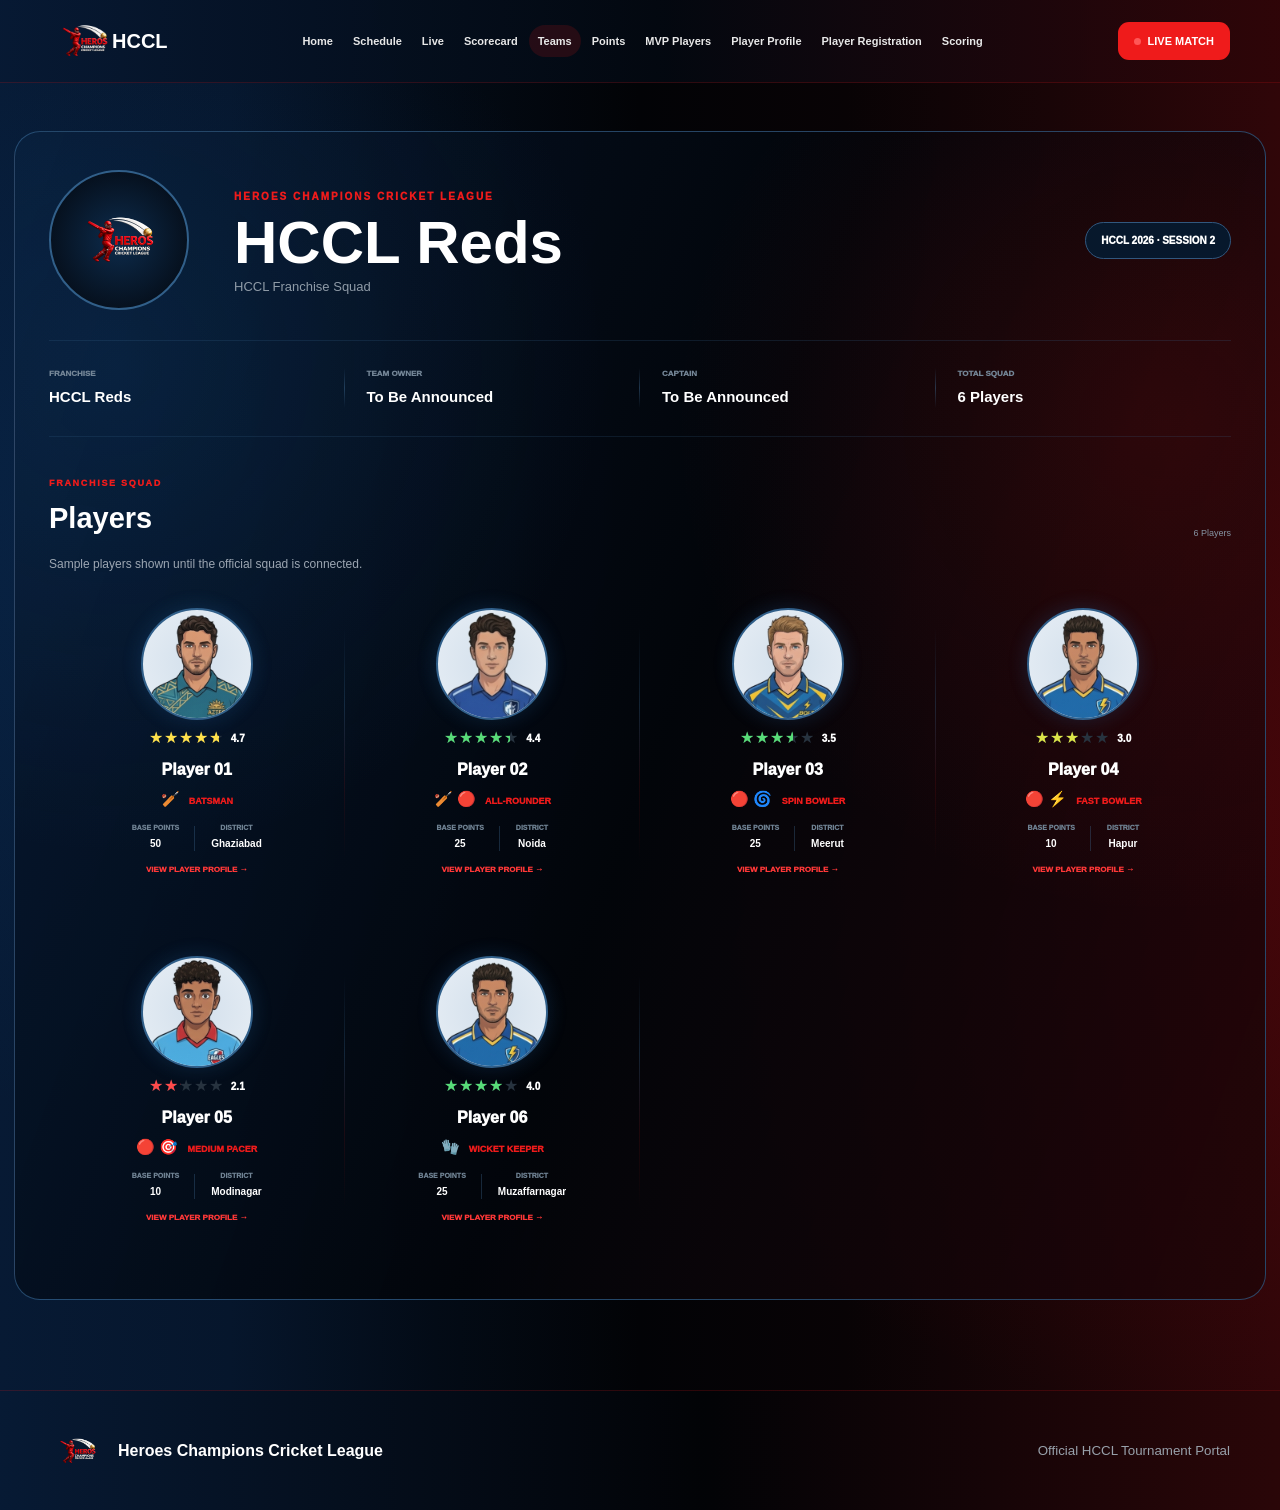
<file: team.html>
<!doctype html>
<html lang="en">
<head>
<meta charset="utf-8">
<meta name="viewport" content="width=device-width,initial-scale=1">
<title>HCCL — Team</title>

<link rel="stylesheet" href="site.css">

<style>
.team-page{
  width:min(1260px,calc(100% - 28px));
  margin:auto;
  padding:48px 0 90px;
}

.team-frame{
  position:relative;
  overflow:hidden;
  padding:38px 34px 50px;
  border:1px solid rgba(50,96,139,.70);
  border-radius:26px;
  background:
    radial-gradient(circle at 8% 20%,rgba(25,87,148,.18),transparent 33%),
    radial-gradient(circle at 92% 25%,rgba(239,27,27,.12),transparent 34%),
    linear-gradient(
      110deg,
      rgba(7,26,52,.84),
      rgba(2,5,10,.94) 52%,
      rgba(33,5,8,.82)
    );
}

.team-head{
  display:grid;
  grid-template-columns:160px 1fr auto;
  align-items:center;
  gap:25px;
  padding-bottom:30px;
  border-bottom:1px solid rgba(57,99,140,.22);
}

.team-logo-circle{
  width:140px;
  height:140px;
  border-radius:50%;
  display:flex;
  align-items:center;
  justify-content:center;
  border:2px solid #315f89;
  background:radial-gradient(circle,#0d2c4d,#06111f 70%);
}

.team-logo-circle img{
  width:100px;
  height:100px;
  object-fit:contain;
}

.team-kicker{
  color:#ef1b1b;
  font-size:10px;
  font-weight:1000;
  letter-spacing:2px;
}

.team-title h1{
  margin:6px 0 4px;
  font-size:clamp(38px,5vw,60px);
  line-height:1;
}

.team-title p{
  color:#8f9ba7;
  font-size:13px;
}

.session-pill{
  padding:10px 15px;
  border:1px solid #31577e;
  border-radius:999px;
  background:#07182c;
  font-size:10px;
  font-weight:1000;
}

.team-meta{
  display:grid;
  grid-template-columns:repeat(4,1fr);
  padding:24px 0;
  border-bottom:1px solid rgba(57,99,140,.20);
}

.team-meta-item{
  position:relative;
  padding:3px 22px;
}

.team-meta-item:first-child{
  padding-left:0;
}

.team-meta-item:not(:last-child):after{
  content:"";
  position:absolute;
  right:0;
  top:3px;
  width:1px;
  height:40px;
  background:linear-gradient(
    transparent,
    rgba(65,110,151,.45),
    transparent
  );
}

.team-meta-item small{
  display:block;
  color:#748697;
  font-size:8px;
  font-weight:1000;
}

.team-meta-item strong{
  display:block;
  margin-top:6px;
  font-size:15px;
}

.players-head{
  display:flex;
  justify-content:space-between;
  align-items:end;
  margin:32px 0 15px;
}

.players-head small{
  color:#ef1b1b;
  font-size:9px;
  font-weight:1000;
  letter-spacing:1.7px;
}

.players-head h2{
  margin-top:4px;
  font-size:29px;
}

.players-count{
  color:#8594a3;
  font-size:9px;
}

.players-grid{
  display:grid;
  grid-template-columns:repeat(4,1fr);
  row-gap:38px;
}

.player{
  position:relative;
  text-align:center;
  padding:17px 22px 22px;
  min-width:0;
}

.player:not(:nth-child(4n)):after{
  content:"";
  position:absolute;
  right:0;
  top:12%;
  width:1px;
  height:75%;
  background:linear-gradient(
    transparent,
    rgba(55,103,145,.30),
    rgba(239,27,27,.10),
    transparent
  );
}

.player:before{
  content:"";
  position:absolute;
  width:145px;
  height:145px;
  top:0;
  left:50%;
  transform:translateX(-50%);
  border-radius:50%;
  background:radial-gradient(
    circle,
    rgba(36,99,155,.10),
    transparent 72%
  );
  pointer-events:none;
}

/* ACTUAL PLAYER PHOTO OR UPLOADED AVATAR */

.player-avatar{
  display:block;
  width:112px;
  height:112px;
  margin:auto;
  border:2px solid #315f89;
  border-radius:50%;
  object-fit:cover;
  object-position:50% 25%;
  background:#e7eef5;
  box-shadow:0 0 20px rgba(41,105,168,.20);
}

.rating-row{
  margin-top:10px;
  display:flex;
  justify-content:center;
  align-items:center;
  gap:7px;
}

.star-meter{
  position:relative;
  display:inline-block;
  font-size:16px;
  line-height:1;
  letter-spacing:1px;
  white-space:nowrap;
}

.star-meter:before{
  content:"★★★★★";
  color:#27333f;
}

.star-fill{
  position:absolute;
  left:0;
  top:0;
  overflow:hidden;
  white-space:nowrap;
  width:0%;
}

.star-fill:before{
  content:"★★★★★";
}

.rating-number{
  color:#fff;
  font-size:10px;
  font-weight:1000;
}

.rating-gold .star-fill{color:#ffe14b;}
.rating-green .star-fill{color:#58dc78;}
.rating-yellow .star-fill{color:#dce447;}
.rating-orange .star-fill{color:#ff9f2e;}
.rating-red .star-fill{color:#ff4b4b;}

.player-name{
  margin-top:12px;
  color:#fff;
  font-size:16px;
  font-weight:1000;
}

.player-role{
  margin-top:6px;
  color:#ef1b1b;
  font-size:9px;
  font-weight:1000;
}

.role-symbol{
  margin-right:5px;
  font-size:15px;
}

.player-meta{
  display:flex;
  justify-content:center;
  gap:16px;
  margin-top:12px;
}

.player-meta div{
  position:relative;
}

.player-meta div:first-child{
  padding-right:16px;
}

.player-meta div:first-child:after{
  content:"";
  position:absolute;
  right:0;
  top:3px;
  width:1px;
  height:25px;
  background:rgba(64,108,149,.34);
}

.player-meta small{
  display:block;
  color:#6f8293;
  font-size:7px;
  font-weight:1000;
}

.player-meta strong{
  display:block;
  margin-top:3px;
  font-size:10px;
}

.profile-link{
  display:inline-flex;
  margin-top:13px;
  color:#ff3838;
  font-size:8px;
  font-weight:1000;
}

.profile-link:hover{
  color:#fff;
}

@media(max-width:980px){
  .players-grid{
    grid-template-columns:repeat(2,1fr);
  }

  .player:after{
    display:none!important;
  }

  .player:nth-child(odd):after{
    display:block!important;
    content:"";
    position:absolute;
    right:0;
    top:12%;
    width:1px;
    height:75%;
    background:linear-gradient(
      transparent,
      rgba(55,103,145,.30),
      transparent
    );
  }

  .team-meta{
    grid-template-columns:repeat(2,1fr);
    row-gap:20px;
  }
}

@media(max-width:700px){
  .team-head{
    grid-template-columns:1fr;
    text-align:center;
  }

  .team-logo-circle{
    margin:auto;
  }

  .session-pill{
    justify-self:center;
  }
}

@media(max-width:520px){
  .team-frame{
    padding:26px 14px 40px;
  }

  .players-grid{
    grid-template-columns:1fr;
  }

  .player:after,
  .player:nth-child(odd):after{
    display:none!important;
  }

  .player{
    padding:20px 5px 28px;
    border-bottom:1px solid rgba(55,103,145,.16);
  }

  .team-meta{
    grid-template-columns:1fr 1fr;
  }

  .team-meta-item{
    padding:4px 10px;
    text-align:center;
  }

  .team-meta-item:first-child{
    padding-left:10px;
  }
}
</style>
</head>

<body>

<header class="nav">
  <a class="logo" href="index.html">
    <img src="hccl-logo.png" alt="HCCL">
    <span>HCCL</span>
  </a>

  <nav>
    <a href="index.html">Home</a>
    <a href="schedule.html">Schedule</a>
    <a href="match.html">Live</a>
    <a href="match.html#scorecard">Scorecard</a>
    <a class="active" href="index.html#teams">Teams</a>
    <a href="index.html#table">Points</a>
    <a href="players.html">MVP Players</a>
    <a href="player-profile.html?id=1">Player Profile</a>
    <a href="registration.html">Player Registration</a>
    <a href="scorer.html">Scoring</a>
  </nav>

  <a class="live-nav" href="match.html">
    <i></i>
    LIVE MATCH
  </a>
</header>

<main class="team-page">
<div class="team-frame">

<section class="team-head">
  <div class="team-logo-circle">
    <img id="teamLogo" src="hccl-logo.png" alt="Team">
  </div>

  <div class="team-title">
    <span class="team-kicker">
      HEROES CHAMPIONS CRICKET LEAGUE
    </span>

    <h1 id="teamName">HCCL Reds</h1>
    <p>HCCL Franchise Squad</p>
  </div>

  <div class="session-pill">
    HCCL 2026 · SESSION 2
  </div>
</section>

<section class="team-meta">
  <div class="team-meta-item">
    <small>FRANCHISE</small>
    <strong id="franchise">HCCL Reds</strong>
  </div>

  <div class="team-meta-item">
    <small>TEAM OWNER</small>
    <strong>To Be Announced</strong>
  </div>

  <div class="team-meta-item">
    <small>CAPTAIN</small>
    <strong>To Be Announced</strong>
  </div>

  <div class="team-meta-item">
    <small>TOTAL SQUAD</small>
    <strong id="squadTotal">6 Players</strong>
  </div>
</section>

<div class="players-head">
  <div>
    <small>FRANCHISE SQUAD</small>
    <h2>Players</h2>
  </div>

  <div class="players-count" id="playerCount">
    6 Players
  </div>
</div>

<p style="color:#9ca6b2;font-size:12px;margin-bottom:18px">
  Sample players shown until the official squad is connected.
</p>

<div class="players-grid" id="playersGrid"></div>

</div>
</main>

<footer>
  <img src="hccl-logo.png" alt="HCCL">
  <span>Heroes Champions Cricket League</span>
  <small>Official HCCL Tournament Portal</small>
</footer>

<script>
"use strict";

const teams = {
  reds:{name:"HCCL Reds",logo:"hccl-logo.png"},
  blues:{name:"HCCL Blues",logo:"hccl-logo.png"},
  warriors:{name:"HCCL Warriors",logo:"hccl-logo.png"},
  titans:{name:"HCCL Titans",logo:"hccl-logo.png"},
  kings:{name:"HCCL Kings",logo:"hccl-logo.png"},
  strikers:{name:"HCCL Strikers",logo:"hccl-logo.png"},
  lions:{name:"HCCL Lions",logo:"hccl-logo.png"},
  eagles:{name:"HCCL Eagles",logo:"hccl-logo.png"}
};

/* EXISTING SAMPLE PLAYER DATA */

const players = [
  {
    id:1,
    name:"Player 01",
    gender:"Male",
    role:"Batsman",
    district:"Ghaziabad",
    score:94,
    photo:""
  },
  {
    id:2,
    name:"Player 02",
    gender:"Male",
    role:"All-Rounder",
    district:"Noida",
    score:88,
    photo:""
  },
  {
    id:3,
    name:"Player 03",
    gender:"Male",
    role:"Spin Bowler",
    district:"Meerut",
    score:71,
    photo:""
  },
  {
    id:4,
    name:"Player 04",
    gender:"Male",
    role:"Fast Bowler",
    district:"Hapur",
    score:61,
    photo:""
  },
  {
    id:5,
    name:"Player 05",
    gender:"Male",
    role:"Medium Pacer",
    district:"Modinagar",
    score:43,
    photo:""
  },
  {
    id:6,
    name:"Player 06",
    gender:"Male",
    role:"Wicket Keeper Batsman",
    district:"Muzaffarnagar",
    score:80,
    photo:""
  }
];

/* EXACT UPLOADED FILE NAMES */

const avatarFiles = {
  male:[
    "player male A.png",
    "player male B.png",
    "player male  C.png",
    "player male D.png",
    "player male E.png",
    "Player male F.png",
    "Player male G.png",
    "Player male H.png",
    "Player male I.png"
  ],
  female:[
    "player female A .png",
    "player female B.png",
    "player female C.png",
    "player female D.png"
  ]
};

/*
  Stable mixed assignment:
  the same player ID keeps the same avatar.
*/

function avatarFor(player){
  const gender = String(player.gender || "")
    .trim()
    .toLowerCase();

  let group = null;

  if(gender === "female" || gender === "f"){
    group = "female";
  }else if(gender === "male" || gender === "m"){
    group = "male";
  }

  if(!group){
    return "hccl-logo.png";
  }

  const seed = String(
    player.id ?? player.name ?? "player"
  );

  let hash = 2166136261;

  for(let i = 0; i < seed.length; i++){
    hash = Math.imul(
      hash ^ seed.charCodeAt(i),
      16777619
    ) >>> 0;
  }

  hash ^= hash >>> 16;

  const pool = avatarFiles[group];
  const index = (hash >>> 0) % pool.length;

  return encodeURIComponent(pool[index]);
}

function escapeAttr(value){
  const replacements = {
    "&":"&amp;",
    "<":"&lt;",
    ">":"&gt;",
    '"':"&quot;",
    "'":"&#39;"
  };

  return String(value ?? "").replace(
    /[&<>"']/g,
    character => replacements[character]
  );
}

/* ACTUAL PHOTO HAS FIRST PRIORITY */

function photoFor(player){
  const value = typeof player.photo === "string"
    ? player.photo.trim()
    : "";

  if(!value){
    return avatarFor(player);
  }

  try{
    const url = new URL(value,window.location.href);

    const allowed =
      ["http:","https:","blob:"].includes(url.protocol) ||
      /^data:image\/(png|jpeg|webp|gif);base64,/i.test(value);

    if(allowed){
      return value;
    }
  }catch(error){}

  return avatarFor(player);
}

/* BROKEN PHOTO → AVATAR → HCCL LOGO */

function avatarError(image){
  const stage = Number(image.dataset.stage || 0);

  if(stage === 0){
    image.dataset.stage = "1";
    image.src = image.dataset.fallback;
    return;
  }

  if(stage === 1){
    image.dataset.stage = "2";
    image.src = "hccl-logo.png";
    return;
  }

  image.onerror = null;
  image.hidden = true;
}

/* RATINGS */

function getRating(score){
  const result = Math.max(
    0,
    Math.min(5,(score / 100) * 5)
  );

  return Math.round(result * 100) / 100;
}

function ratingClass(rating){
  if(rating >= 4.5) return "rating-gold";
  if(rating >= 3.5) return "rating-green";
  if(rating >= 3) return "rating-yellow";
  if(rating >= 2.5) return "rating-orange";
  return "rating-red";
}

function basePoints(rating){
  if(rating >= 4.5) return 50;
  if(rating >= 3.5) return 25;
  return 10;
}

function roleInfo(role){
  const value = String(role).toLowerCase();

  if(value.includes("keeper")){
    return {symbol:"🧤",label:"WICKET KEEPER"};
  }

  if(
    value.includes("all-rounder") ||
    value.includes("all rounder")
  ){
    return {symbol:"🏏 🔴",label:"ALL-ROUNDER"};
  }

  if(value.includes("spin")){
    return {symbol:"🔴 🌀",label:"SPIN BOWLER"};
  }

  if(value.includes("fast")){
    return {symbol:"🔴 ⚡",label:"FAST BOWLER"};
  }

  if(
    value.includes("medium") ||
    value.includes("pacer")
  ){
    return {symbol:"🔴 🎯",label:"MEDIUM PACER"};
  }

  return {symbol:"🏏",label:"BATSMAN"};
}

/* TEAM DISPLAY */

const params = new URLSearchParams(
  window.location.search
);

const teamKey = params.get("team") || "reds";

const team = Object.prototype.hasOwnProperty.call(
  teams,teamKey
) ? teams[teamKey] : teams.reds;

document.title = team.name + " — HCCL";

document.getElementById("teamName").textContent =
  team.name;

document.getElementById("franchise").textContent =
  team.name;

document.getElementById("teamLogo").src =
  team.logo;

document.getElementById("squadTotal").textContent =
  players.length + " Players";

document.getElementById("playerCount").textContent =
  players.length + " Players";

/* PLAYER DISPLAY */

document.getElementById("playersGrid").innerHTML =
  players.map(function(player){
    const rating = getRating(player.score);
    const fill = (rating / 5) * 100;
    const color = ratingClass(rating);
    const base = basePoints(rating);
    const role = roleInfo(player.role);
    const avatar = avatarFor(player);

    return `
      <article class="player">

        <img
          class="player-avatar"
          src="${escapeAttr(photoFor(player))}"
          data-fallback="${escapeAttr(avatar)}"
          alt="${escapeAttr(player.name)}"
          onerror="avatarError(this)"
          loading="lazy"
          width="112"
          height="112">

        <div class="rating-row">
          <div class="star-meter ${color}">
            <span
              class="star-fill"
              style="width:${fill}%">
            </span>
          </div>

          <span class="rating-number">
            ${rating.toFixed(1)}
          </span>
        </div>

        <div class="player-name">
          ${escapeAttr(player.name)}
        </div>

        <div class="player-role">
          <span class="role-symbol">
            ${role.symbol}
          </span>
          ${role.label}
        </div>

        <div class="player-meta">
          <div>
            <small>BASE POINTS</small>
            <strong>${base}</strong>
          </div>

          <div>
            <small>DISTRICT</small>
            <strong>
              ${escapeAttr(player.district)}
            </strong>
          </div>
        </div>

        <a
          class="profile-link"
          href="player-profile.html?id=${encodeURIComponent(player.id)}">
          VIEW PLAYER PROFILE →
        </a>

      </article>
    `;
  }).join("");
</script>

</body>
</html>
</file>
<file: site.css>
:root{
  --navy:#071a34;
  --black:#020306;
  --red:#ef1b1b;
  --muted:#9ca6b2;
  --line:#203a58;
  --max:1180px;
}

*{
  box-sizing:border-box;
  margin:0;
  padding:0;
}

html{
  scroll-behavior:smooth;
}

body{
  min-height:100vh;
  font-family:Arial,Helvetica,sans-serif;
  color:#fff;
  line-height:1.5;
  overflow-x:hidden;

  background:
    radial-gradient(circle at 8% 35%,rgba(10,55,105,.30),transparent 38%),
    radial-gradient(circle at 92% 55%,rgba(150,5,12,.22),transparent 40%),
    linear-gradient(
      90deg,
      #071a34 0%,
      #06162c 18%,
      #030b16 34%,
      #020306 50%,
      #080305 66%,
      #190507 82%,
      #300609 100%
    );
}

a{
  color:inherit;
  text-decoration:none;
}

img,
video{
  display:block;
  max-width:100%;
}

button,
input,
select,
textarea{
  font-family:inherit;
}


/* =====================================================
   NAV
===================================================== */

.nav{
  position:sticky;
  top:0;
  z-index:1000;

  min-height:76px;

  display:flex;
  align-items:center;
  justify-content:space-between;
  gap:14px;

  padding:7px max(18px,calc((100% - var(--max))/2));

  background:
    linear-gradient(
      90deg,
      rgba(7,26,52,.97) 0%,
      rgba(3,8,16,.97) 52%,
      rgba(47,5,8,.97) 100%
    );

  border-bottom:1px solid rgba(239,27,27,.18);
}

.logo{
  display:flex;
  align-items:center;
  white-space:nowrap;
}

.logo img{
  width:68px !important;
  height:68px !important;
  object-fit:contain;
  margin-right:-6px;
}

.logo span{
  font-size:20px;
  font-weight:900;
}

.nav nav{
  flex:1;

  display:flex;
  align-items:center;
  justify-content:center;

  gap:2px;
}

.nav nav a{
  padding:8px 9px;
  border-radius:999px;

  color:#e8e8e8;

  font-size:11px;
  font-weight:800;

  white-space:nowrap;
}

.nav nav a:hover,
.nav nav a.active{
  background:rgba(239,27,27,.14);
}

.live-nav{
  display:inline-flex;
  align-items:center;
  gap:7px;

  padding:11px 16px;

  border-radius:11px;

  background:#ef1b1b;

  font-size:11px;
  font-weight:900;

  white-space:nowrap;
}

.live-nav i{
  width:7px;
  height:7px;
  border-radius:50%;
  background:#ff5757;
}


/* =====================================================
   HERO — SAME DESKTOP COMPOSITION
===================================================== */

.hero{
  min-height:650px;

  display:grid;

  grid-template-columns:
    minmax(250px,.95fr)
    minmax(390px,1.1fr)
    minmax(250px,.95fr);

  align-items:center;

  gap:25px;

  padding:
    52px
    max(20px,calc((100% - var(--max))/2));

  overflow:hidden;

  background:
    radial-gradient(circle at 19% 50%,rgba(20,67,116,.27),transparent 35%),
    radial-gradient(circle at 82% 50%,rgba(239,27,27,.20),transparent 37%),
    linear-gradient(
      90deg,
      #071a34 0%,
      #05162c 20%,
      #020306 50%,
      #160507 78%,
      #380609 100%
    );
}


/* =====================================================
   HERO SIDE
===================================================== */

.hero-side{
  min-height:430px;

  display:flex;
  align-items:center;
  justify-content:center;
}


/* =====================================================
   CIRCLES
===================================================== */

.hero-circle{
  position:relative;

  width:330px;

  aspect-ratio:1/1;

  flex:0 0 auto;

  overflow:hidden !important;

  border-radius:50% !important;

  display:flex;
  align-items:center;
  justify-content:center;
}

.hero-circle video{
  position:absolute !important;

  inset:0 !important;

  width:100% !important;
  height:100% !important;

  min-width:100% !important;
  min-height:100% !important;

  max-width:none !important;

  object-fit:cover !important;
  object-position:center !important;

  border-radius:50% !important;

  clip-path:circle(49.9% at 50% 50%);

  transform:scale(1.01);
}

.trophy-circle{
  border:3px solid #1f5b91;

  box-shadow:
    0 0 25px rgba(31,91,145,.28),
    0 0 60px rgba(31,91,145,.14);
}

.league-circle{
  border:3px solid #ef1b1b;

  box-shadow:
    0 0 25px rgba(239,27,27,.25),
    0 0 60px rgba(239,27,27,.13);
}


/* =====================================================
   CENTER
===================================================== */

.hero-center{
  position:relative;
  z-index:3;

  display:flex;
  flex-direction:column;
  align-items:center;
  justify-content:center;

  text-align:center;
}

.hero-main-tag,
.hero-center .tag{
  color:#ff3434;

  font-size:11px;
  font-weight:900;
  letter-spacing:1.7px;
}

.hero-tagline{
  margin:8px 0 17px;

  color:#fff;

  font-size:11px;
  font-weight:900;
  letter-spacing:4px;
}

.hero-tagline i{
  color:#ef1b1b;
  font-style:normal;
  margin:0 7px;
}

.hero-center h1{
  margin:4px 0 18px;

  font-size:clamp(56px,5.7vw,86px);

  line-height:.88;
  letter-spacing:-3px;

  font-weight:1000;
}

.hero-center h1 em{
  color:#ef1b1b;
  font-style:normal;
}

.hero-center p{
  max-width:540px;
  color:#d6d9de;
  font-size:14px;
}

.hero-actions{
  margin-top:26px;

  display:flex;
  gap:13px;
  justify-content:center;
}

.primary,
.secondary{
  min-width:145px;
  min-height:44px;

  display:inline-flex;
  align-items:center;
  justify-content:center;

  padding:0 17px;

  border-radius:10px;

  font-size:13px;
  font-weight:900;
}

.primary{
  background:#ef1b1b;
}

.secondary{
  background:#07182c;
  border:1px solid #31577e;
}


/* =====================================================
   COMMON
===================================================== */

.section{
  width:min(var(--max),calc(100% - 32px));
  margin:auto;
  padding:65px 0;
  background:transparent;
}

.section.dark{
  width:100%;
  max-width:none;

  padding-left:max(16px,calc((100% - var(--max))/2));
  padding-right:max(16px,calc((100% - var(--max))/2));

  background:
    linear-gradient(
      90deg,
      rgba(7,26,52,.48),
      rgba(2,3,6,.45) 52%,
      rgba(42,6,8,.45)
    );
}

.section-head{
  margin-bottom:26px;
}

.section-head .tag{
  color:#ef1b1b;
  font-size:11px;
  font-weight:900;
  letter-spacing:1.5px;
}

.section-head h2{
  margin-top:5px;
  font-size:clamp(28px,4vw,40px);
}


/* =====================================================
   TEAM CARDS
===================================================== */

.teams{
  display:grid;
  grid-template-columns:repeat(4,1fr);
  gap:14px;
}

.team-card{
  min-height:165px;

  display:flex;
  flex-direction:column;
  justify-content:flex-end;
  align-items:flex-start;

  padding:17px;

  border:1px solid #1d3855;
  border-radius:16px;

  background:
    linear-gradient(
      145deg,
      rgba(7,26,52,.94),
      rgba(4,7,12,.95) 68%,
      rgba(20,5,7,.94)
    );
}

.team-card img{
  width:70px;
  margin-bottom:auto;
}

.team-card b{
  font-size:15px;
}

.team-card span{
  margin-top:5px;
  color:#ff4747;
  font-size:10px;
  font-weight:900;
}


/* =====================================================
   POINTS
===================================================== */

.points{
  overflow:hidden;

  border:1px solid #1d3855;
  border-radius:16px;

  background:
    linear-gradient(
      90deg,
      rgba(7,20,38,.95),
      rgba(5,7,11,.95),
      rgba(20,5,7,.95)
    );
}

.points>div{
  min-height:54px;

  display:grid;

  grid-template-columns:
    50px
    minmax(170px,2fr)
    repeat(5,minmax(60px,1fr));

  align-items:center;

  padding:0 15px;

  border-bottom:1px solid #17283d;
}


/* =====================================================
   FOOTER
===================================================== */

footer{
  min-height:120px;

  display:flex;
  align-items:center;
  gap:14px;

  padding:24px max(20px,calc((100% - var(--max))/2));

  background:
    linear-gradient(
      90deg,
      #071a34,
      #020306 55%,
      #2a0608
    );

  border-top:1px solid rgba(239,27,27,.18);

  color:#98a1ab;
}

footer img{
  width:54px;
}

footer span{
  color:#fff;
  font-weight:900;
}

footer small{
  margin-left:auto;
}


/* =====================================================
   TABLET — STILL SAME 3-COLUMN HERO
===================================================== */

@media(max-width:1050px){

  .nav{
    padding:7px 12px;
    gap:8px;
  }

  .logo img{
    width:58px !important;
    height:58px !important;
  }

  .logo span{
    font-size:18px;
  }

  .nav nav{
    justify-content:flex-start;
    overflow-x:auto;
  }

  .nav nav a{
    font-size:10px;
    padding:7px 8px;
  }

  .live-nav{
    padding:10px 13px;
    font-size:10px;
  }

  .hero{
    grid-template-columns:
      minmax(190px,.95fr)
      minmax(310px,1.1fr)
      minmax(190px,.95fr);

    gap:15px;

    padding:42px 16px;
  }

  .hero-circle{
    width:245px;
  }

  .hero-center h1{
    font-size:58px;
  }

  .hero-center p{
    font-size:12px;
  }

}


/* =====================================================
   MOBILE — DESKTOP LOOK PRESERVED
===================================================== */

@media(max-width:760px){

  /*
  IMPORTANT:
  Do NOT stack hero vertically.
  Keep Trophy | Title | Logo in same row.
  Whole composition scales down.
  */

  .nav{
    min-height:66px;

    display:grid;

    grid-template-columns:auto auto 1fr;

    align-items:center;

    padding:5px 8px;

    overflow:hidden;
  }

  .logo{
    grid-column:1;
  }

  .logo img{
    width:48px !important;
    height:48px !important;
    margin-right:-4px;
  }

  .logo span{
    font-size:17px;
  }

  .live-nav{
    grid-column:2;

    padding:9px 11px;

    font-size:9px;

    margin-left:5px;
  }

  .nav nav{
    grid-column:3;

    width:100%;

    overflow-x:auto;

    justify-content:flex-start;

    gap:1px;
  }

  .nav nav a{
    flex:0 0 auto;

    font-size:9px;

    padding:7px 8px;
  }


  /* HERO */

  .hero{
    width:100%;

    min-height:390px;

    grid-template-columns:
      27% 46% 27%;

    align-items:center;

    gap:0;

    padding:
      25px 5px
      35px;

    overflow:hidden;

    background:
      linear-gradient(
        90deg,
        #071a34 0%,
        #041226 24%,
        #020306 50%,
        #150507 76%,
        #340608 100%
      );
  }

  .hero-side{
    min-height:auto;

    width:100%;

    overflow:visible;
  }

  .hero-circle{
    width:min(26vw,190px);

    aspect-ratio:1/1;

    border-width:2px;
  }

  .hero-circle video{
    width:100% !important;
    height:100% !important;

    object-fit:cover !important;

    clip-path:circle(49.7% at 50% 50%);

    transform:scale(1.015);
  }


  /* CENTER */

  .hero-center{
    padding:0 4px;
  }

  .hero-main-tag,
  .hero-center .tag{
    font-size:6px;
    letter-spacing:1px;
  }

  .hero-tagline{
    margin:4px 0 8px;

    font-size:6px;
    letter-spacing:1.5px;
  }

  .hero-tagline i{
    margin:0 3px;
  }

  .hero-center h1{
    margin:2px 0 8px;

    font-size:clamp(28px,9.5vw,44px);

    line-height:.88;

    letter-spacing:-1.5px;
  }

  .hero-center p{
    max-width:100%;

    font-size:7px;

    line-height:1.45;
  }

  .hero-actions{
    margin-top:12px;

    gap:5px;
  }

  .primary,
  .secondary{
    min-width:0;
    min-height:30px;

    padding:0 9px;

    border-radius:6px;

    font-size:7px;
  }


  /* SECTIONS */

  .section{
    width:calc(100% - 20px);
    padding:45px 0;
  }

  .teams{
    grid-template-columns:repeat(2,1fr);
  }

  footer{
    padding:18px 12px;
    flex-wrap:wrap;
  }

  footer small{
    width:100%;
    margin-left:0;
  }

}


/* =====================================================
   VERY SMALL MOBILE
===================================================== */

@media(max-width:420px){

  .hero{
    min-height:330px;

    grid-template-columns:
      26% 48% 26%;
  }

  .hero-circle{
    width:25vw;
  }

  .hero-center h1{
    font-size:31px;
  }

  .hero-center p{
    font-size:6.5px;
  }

  .primary,
  .secondary{
    font-size:6.5px;
    padding:0 7px;
  }

}
</file>
